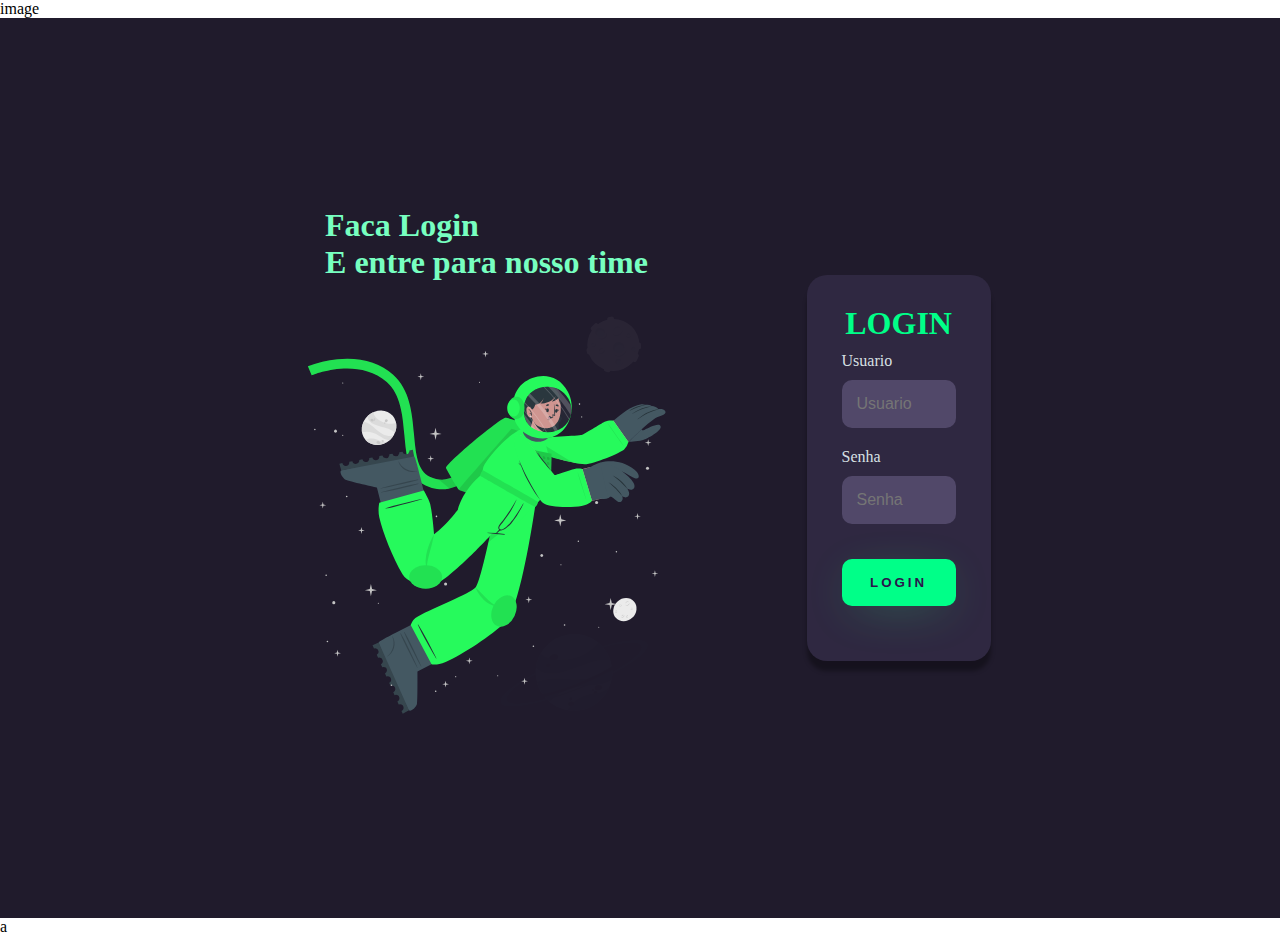
<file: Projeto/index.html>
<!DOCTYPE html>
<html lang="en">
<head>
    <meta charset="UTF-8">
    <meta name="viewport" content="width=device-width, initial-scale=1.0">
    <title>Login</title>
    image
    <link rel="stylesheet" href="estilo.css">

</head>
<body>
   <div class="main-Login">
<div class="left-login">
    <h1>Faca Login <br> E entre para nosso time </h1>
    <img src="astronaut.svg" class="left-login-image"  alt="astronauta">
</div>
<div class="rigth-login">
    <div class="card-login">
        <h1>LOGIN</h1>
        <div class="text-field">
            <label for="usuario"> Usuario</label>
            <input type="text" name="Usuario" placeholder="Usuario">
        </div>
        <div class="text-field">
            <label for="Senha"> Senha</label>
            <input type="password" name="Senha" placeholder="Senha">
        </div>
        <button class="btn-login">
    
            login
        </button>	
    </div>
</div>

   </div>
  a
</body>
</html>
</file>
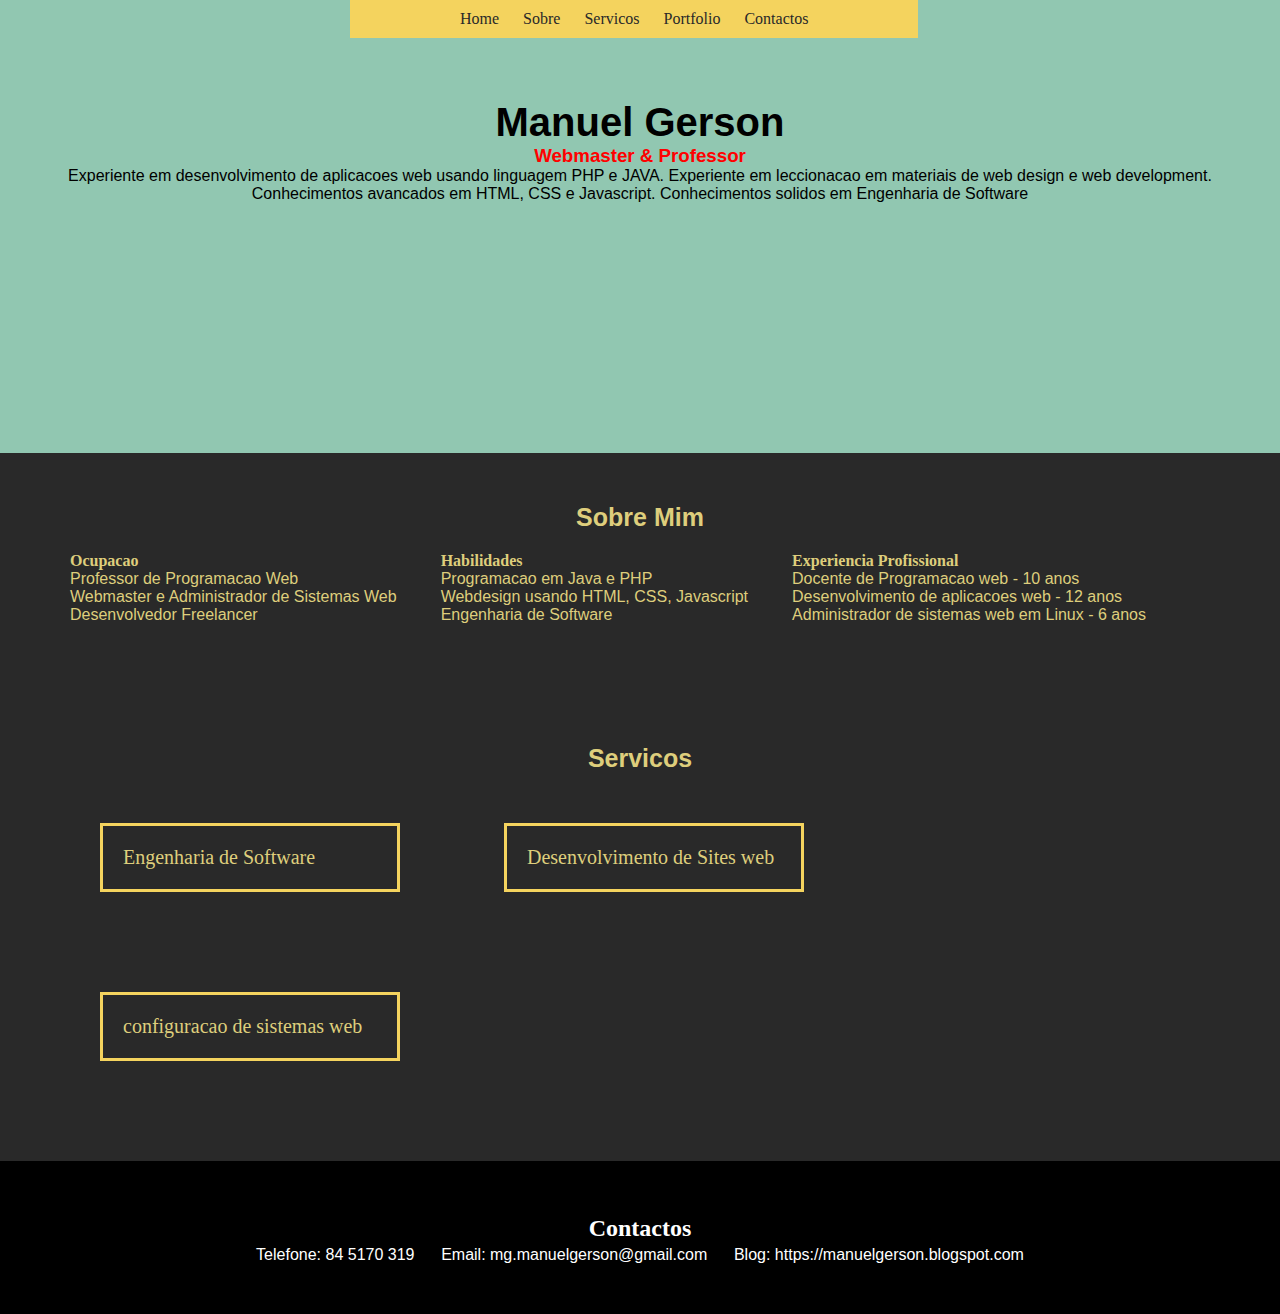
<file: teste-1/index.html>
<!DOCTYPE html>
<html>
<head>
	<meta charset="utf-8">
	<meta name="viewport" content="width=device-width, initial-scale=1">
	<link rel="stylesheet" type="text/css" href="estilo.css">
	<title>TESTE 1</title>
</head>
<body>
	<div id="home" class="section">
		<div id="title">
			<h2>
				Manuel Gerson
			</h2>
			<h3>
				Webmaster & Professor
			</h3>
			<p>
				Experiente em desenvolvimento de aplicacoes web usando linguagem PHP e JAVA. Experiente em leccionacao em materiais de web design e web development.
				Conhecimentos avancados em HTML, CSS e Javascript.
				Conhecimentos solidos em Engenharia de Software
			</p>
		</div>
		
	</div>

	<div id="sobre" class="section">
		 <h2>Sobre Mim</h2>

		 <div class="item">
		 	<h4>Ocupacao</h4>
		 	<p>Professor de Programacao Web</p>
			 <p>Webmaster e Administrador de Sistemas Web</p>
			 <p>Desenvolvedor Freelancer</p>
		 </div>
		 
		 <div class="item">
		 	<h4>Habilidades</h4>
			 <p>Programacao em Java e PHP</p>
			 <p>Webdesign usando HTML, CSS, Javascript</p>
			 <p>Engenharia de Software</p>
		 </div>

		 <div class="item">
		 	<h4>Experiencia Profissional</h4>
		 	<p>Docente de Programacao web - 10 anos</p>
		 	<p>Desenvolvimento de aplicacoes web - 12 anos</p>
		 	<p>Administrador de sistemas web em Linux - 6 anos</p>
		 	<p></p>
		 </div>
		 

	</div>

	<div id="servicos" class="section">
		<h2>Servicos</h2>
		<div class="servico">
			Engenharia de Software
		</div>

		<div class="servico">
			Desenvolvimento de Sites web
		</div>

		<div class="servico">
			configuracao de sistemas web
		</div>
	</div>

	<div id="rodape" class="section">
		<h2>Contactos</h2>
		<p>
			Telefone: 84 5170 319  &nbsp;&nbsp;&nbsp;&nbsp;
			Email: mg.manuelgerson@gmail.com &nbsp;&nbsp;&nbsp;&nbsp;
			Blog: https://manuelgerson.blogspot.com
		</p>
	</div>

	<div id="menu-principal">
		<a href="#home">Home</a>
		<a href="#sobre">Sobre</a>
		<a href="#servicos">Servicos</a>
		<a href="#portfolio">Portfolio</a>
		<a href="#rodape">Contactos</a>
	</div>

</body>
</html>
</file>
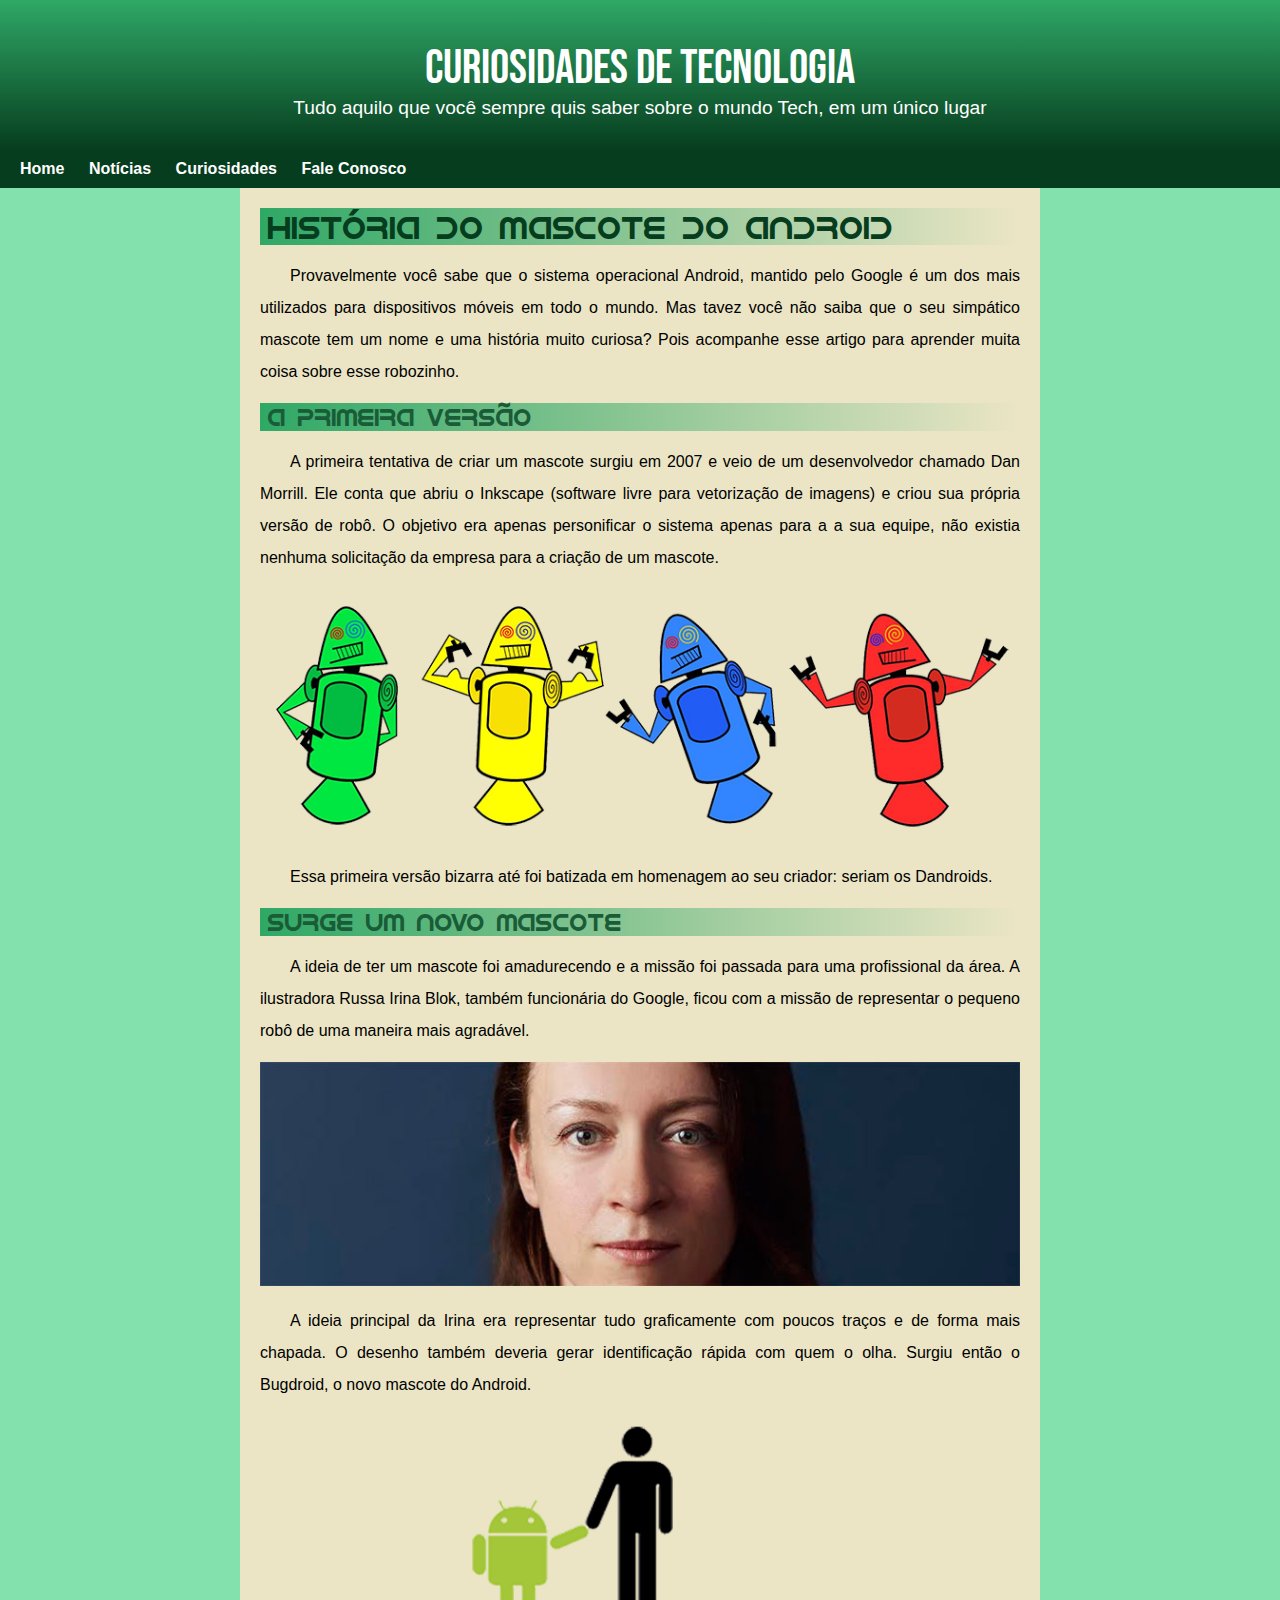
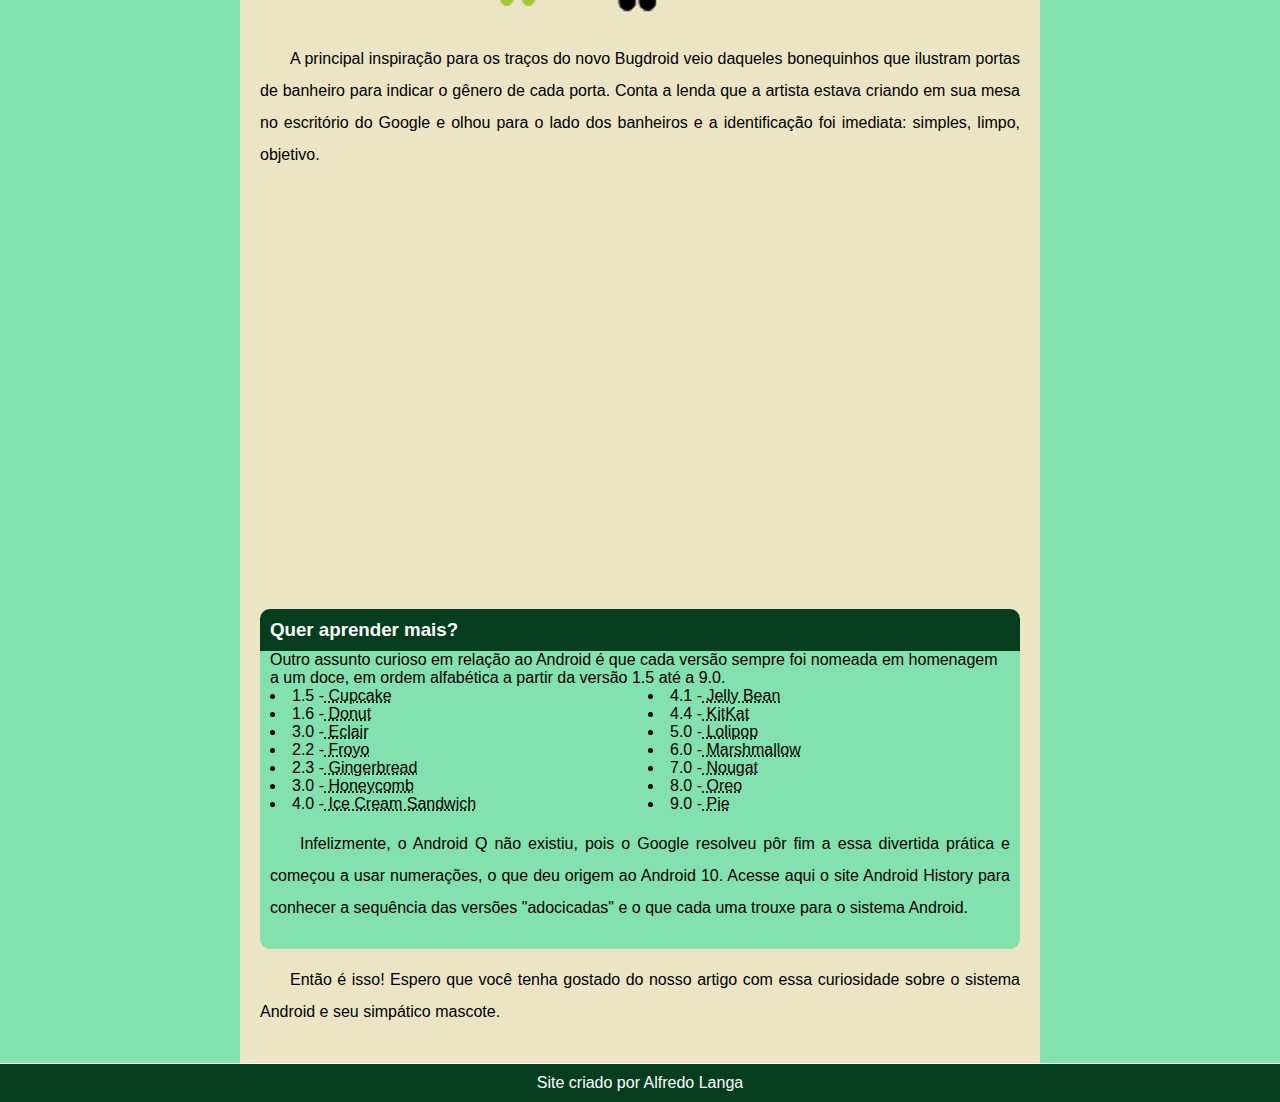
<file: projectos/Android/index.html>
<!DOCTYPE html>
<html lang="pt-br">
<head>
    <meta charset="UTF-8">
    <meta name="viewport" content="width=device-width, initial-scale=1.0">
    <link rel="shortcut icon" href="imagens/favicon.ico" type="image/x-icon">
    <link rel="stylesheet" href="style.css">
    <title>Android Project</title>
</head>
<body>
    <header>
        <h1>Curiosidades de Tecnologia</h1>
        <p>Tudo aquilo que você sempre quis saber sobre o mundo Tech, em um único lugar</p>
    </header>
    <nav>
        <a href="">Home</a>
        <a href="">Notícias</a>
        <a href="">Curiosidades</a>
        <a href="">Fale Conosco</a>
    </nav>
    <main>
        <article>
            <h1>História do Mascote do Android</h1>

        <p>Provavelmente você sabe que o sistema operacional Android, mantido pelo Google é um dos mais utilizados para dispositivos móveis em todo o mundo. Mas tavez você não saiba que o seu simpático mascote tem um nome e uma história muito curiosa? Pois acompanhe esse artigo para aprender muita coisa sobre esse robozinho.</p>

        <h2>A primeira versão</h2>

        <p>A primeira tentativa de criar um mascote surgiu em 2007 e veio de um desenvolvedor chamado Dan Morrill. Ele conta que abriu o Inkscape (software livre para vetorização de imagens) e criou sua própria versão de robô. O objetivo era apenas personificar o sistema apenas para a a sua equipe, não existia nenhuma solicitação da empresa para a criação de um mascote.</p>

       <picture>
        <source media="(max-width: 670px)" srcset="imagens/dan-droids-pq.png">
       <img src="imagens/dan-droids.png" alt="">
       </picture>

        <p>Essa primeira versão bizarra até foi batizada em homenagem ao seu criador: seriam os Dandroids.</p>

        <h2>Surge um novo mascote</h2>

        <p>A ideia de ter um mascote foi amadurecendo e a missão foi passada para uma profissional da área. A ilustradora Russa Irina Blok, também funcionária do Google, ficou com a missão de representar o pequeno robô de uma maneira mais agradável.</p>

        <picture>
            <source media="(max-width: 670px)" srcset="imagens/irina-blok-pq.jpg">
            <img src="imagens/irina-blok.jpg" alt="">
        </picture>
        <p>A ideia principal da Irina era representar tudo graficamente com poucos traços e de forma mais chapada. O desenho também deveria gerar identificação rápida com quem o olha. Surgiu então o Bugdroid, o novo mascote do Android.</p>

    <img src="imagens/bugdroid.png" alt="" id="bugdroid">

        <p>A principal inspiração para os traços do novo Bugdroid veio daqueles bonequinhos que ilustram portas de banheiro para indicar o gênero de cada porta. Conta a lenda que a artista estava criando em sua mesa no escritório do Google e olhou para o lado dos banheiros e a identificação foi imediata: simples, limpo, objetivo.</p>

      
        <iframe width="709" height="399" src="https://www.youtube.com/embed/uZt4ZI10RFU" title="Do more at a glance with new productivity features for your Android devices" frameborder="0" allow="accelerometer; autoplay; clipboard-write; encrypted-media; gyroscope; picture-in-picture; web-share" allowfullscreen></iframe>
       
   
        <aside>
            <h3>Quer aprender mais?</h3>
            Outro assunto curioso em relação ao Android é que cada versão sempre foi nomeada em homenagem a um doce, em ordem alfabética a partir da versão 1.5 até a 9.0.
            <ul>
                <li>1.5 -<abbr title="bolo de copo"> Cupcake</abbr> </li>
                <li>1.6 -<abbr title="Rosquinha"> Donut</abbr></li>
                <li>3.0 -<abbr title="Bomba"> Eclair</abbr></li>
                <li>2.2 -<abbr title="Iogurte congelado"> Froyo</abbr></li>
                <li>2.3 -<abbr title="Biscoito de Gengibre"> Gingerbread</abbr></li>
                <li>3.0 -<abbr title="Favo de Mel"> Honeycomb</abbr></li>
                <li>4.0 -<abbr title="Sandwich de Sorvete"> Ice Cream Sandwich</abbr></li>
                <li>4.1 -<abbr title="jujuba"> Jelly Bean</abbr></li>
                <li>4.4 -<abbr title="KitKat"> KitKat</abbr></li>
                <li>5.0 -<abbr title="pirulito"> Lolipop</abbr></li>
                <li>6.0 -<abbr title="Marshmallow"> Marshmallow</abbr></li>
                <li>7.0 -<abbr title="Torrone"> Nougat</abbr></li>
                <li>8.0 -<abbr title="Oreo"> Oreo</abbr></li>
                <li>9.0 -<abbr title="torta"> Pie</abbr></li>
            </ul>
            <p>
                Infelizmente, o Android Q não existiu, pois o Google resolveu pôr fim a essa divertida prática e começou a usar numerações, o que deu origem ao Android 10.
                Acesse aqui o site Android History para conhecer a sequência das versões "adocicadas" e o que cada uma trouxe para o sistema Android.
            </p>
        
        </aside>

        <p>Então é isso! Espero que você tenha gostado do nosso artigo com essa curiosidade sobre o sistema Android e seu simpático mascote.</p>
         
    </article>
    </main>
    <footer>
        <p>
            Site criado por Alfredo Langa
        </p>
    </footer>
</body>
</html>
</file>
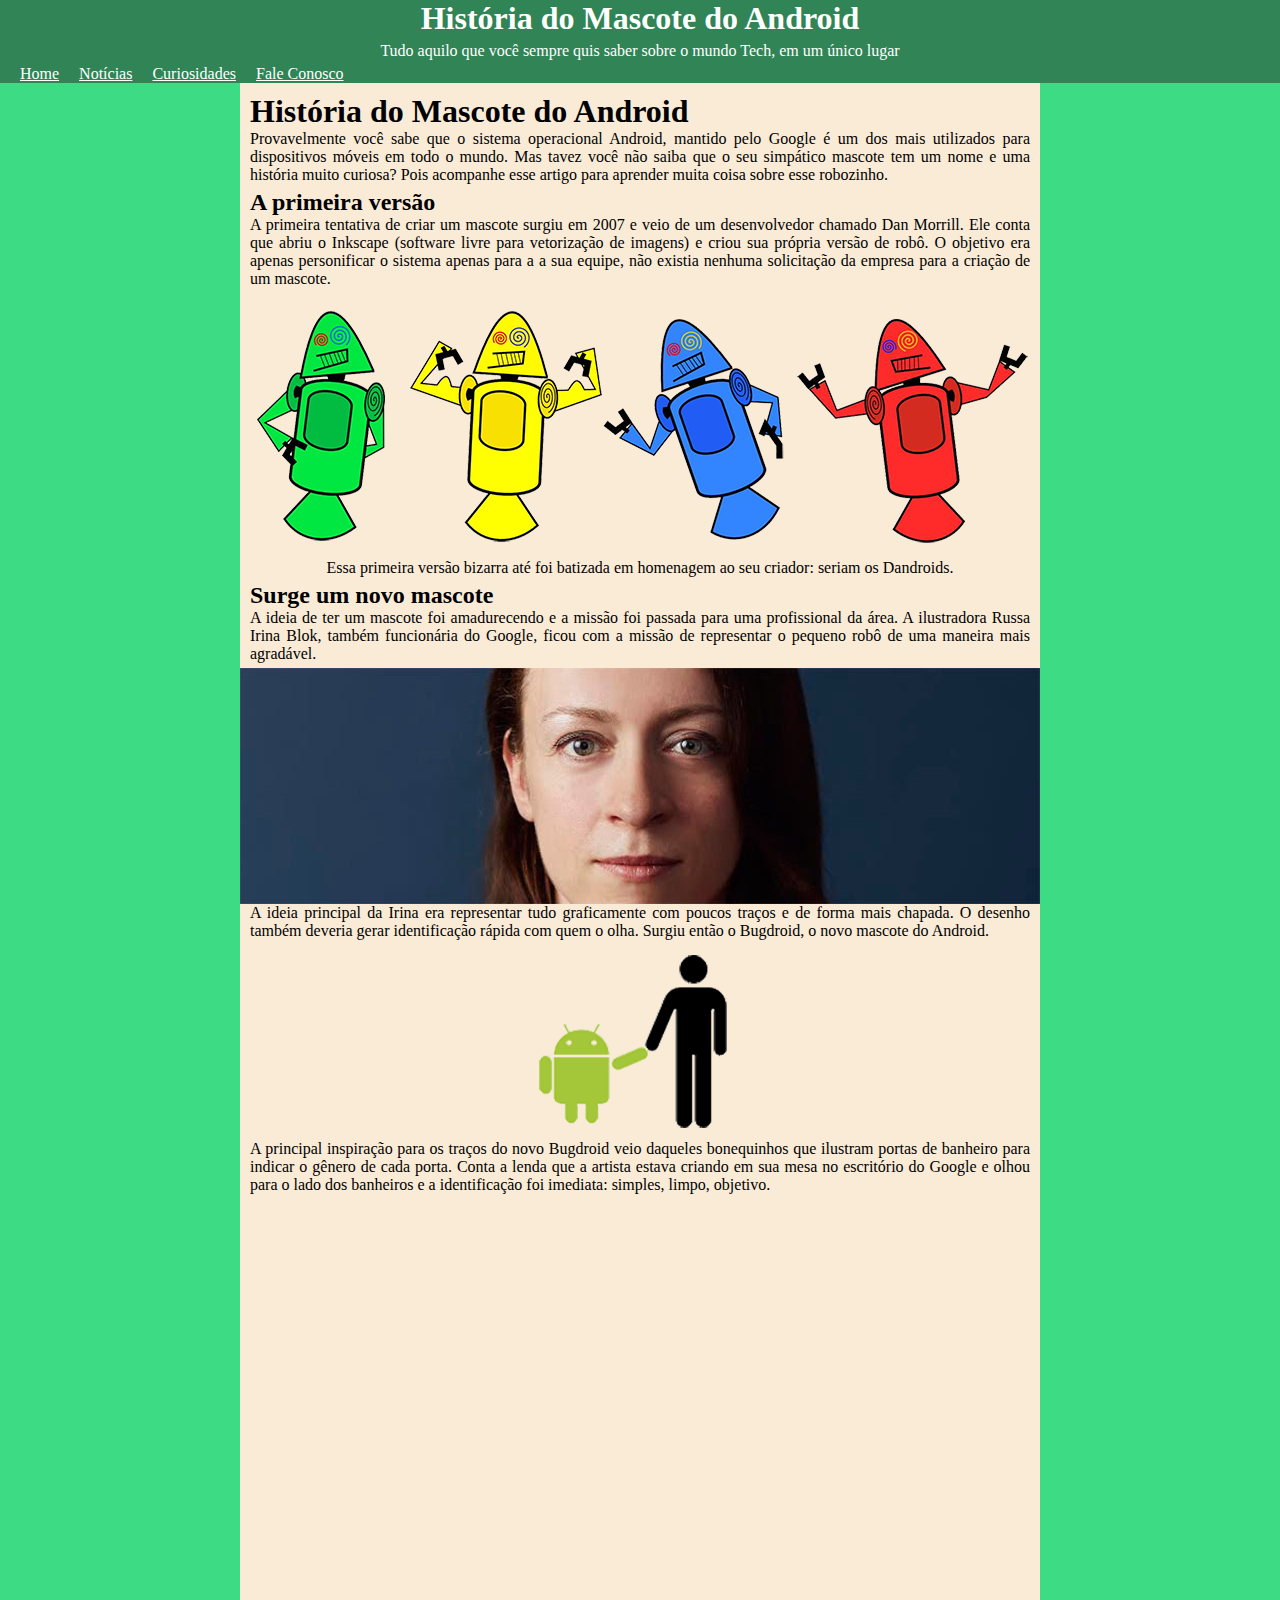
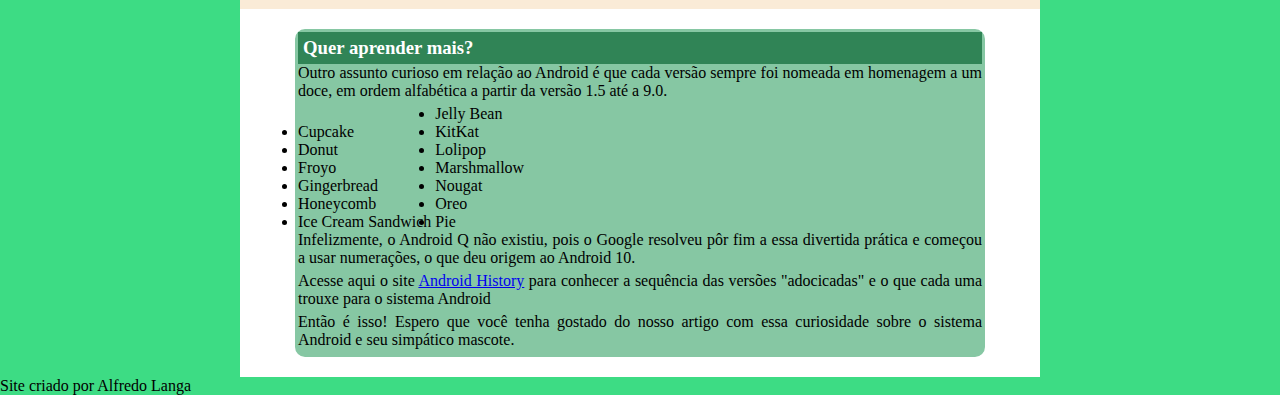
<file: projectos/AndroidProject/index.html>
<!DOCTYPE html>
<html lang="en">
<head>
    <meta charset="UTF-8">
    <meta name="viewport" content="width=device-width, initial-scale=1.0">
    <link rel="shortcut icon" href="imagens/favicon.ico" type="image/x-icon">
    <link rel="stylesheet" href="style.css">
    <title>Android</title>
</head>
<body>
    <header>
        <h1>História do Mascote do Android</h1>
      <p>Tudo aquilo que você sempre quis saber sobre o mundo Tech, em um único lugar</p>
      <nav>
    
        <a href="">Home</a>
        <a href="">Notícias</a>
        <a href="">Curiosidades</a>
        <a href="">Fale Conosco</a>
        
              
    </nav>
    </header>
    
    <main>
        <article>
            <h1>
                História do Mascote do Android
            </h1>
            <p>
                Provavelmente você sabe que o sistema operacional Android, mantido pelo Google é um dos mais utilizados para dispositivos móveis em todo o mundo. Mas tavez você não saiba que o seu simpático mascote tem um nome e uma história muito curiosa? Pois acompanhe esse artigo para aprender muita coisa sobre esse robozinho.
            </p>
            <h2>
                A primeira versão
            </h2>
            <p>
                A primeira tentativa de criar um mascote surgiu em 2007 e veio de um desenvolvedor chamado Dan Morrill. Ele conta que abriu o Inkscape (software livre para vetorização de imagens) e criou sua própria versão de robô. O objetivo era apenas personificar o sistema apenas para a a sua equipe, não existia nenhuma solicitação da empresa para a criação de um mascote.
            </p>
            <img src="imagens/dan-droids.png" alt="Bonecos Android" >
            <aside>
                <p>Essa primeira versão bizarra até foi batizada em homenagem ao seu criador: seriam os Dandroids.</p>
            </aside>
            <h2>
                Surge um novo mascote
            </h2>
            <p>
                A ideia de ter um mascote foi amadurecendo e a missão foi passada para uma profissional da área. A ilustradora Russa Irina Blok, também funcionária do Google, ficou com a missão de representar o pequeno robô de uma maneira mais agradável.
            </p>
            <img src="imagens/irina-blok.jpg" alt="">
            <p>
                A ideia principal da Irina era representar tudo graficamente com poucos traços e de forma mais chapada. O desenho também deveria gerar identificação rápida com quem o olha. Surgiu então o Bugdroid, o novo mascote do Android.
            </p>
            <img src="imagens/bugdroid.png" alt="">
            <p>
               A principal inspiração para os traços do novo Bugdroid veio daqueles bonequinhos que ilustram portas de banheiro para indicar o gênero de cada porta. Conta a lenda que a artista estava criando em sua mesa no escritório do Google e olhou para o lado dos banheiros e a identificação foi imediata: simples, limpo, objetivo. 
            </p>
            <iframe width="600" height="400" src="https://www.youtube.com/embed/3hng-hmSv2Y?list=PLHz_AreHm4dkZ9-atkcmcBaMZdmLHft8n" title="Incorporação de vídeos externos - @Curso em Vídeo HTML5 e CSS3" frameborder="0" allow="accelerometer; autoplay; clipboard-write; encrypted-media; gyroscope; picture-in-picture; web-share" allowfullscreen></iframe>
        
        </article>
        <div id="extra">
            <div id="content">
                <h3>
                    Quer aprender mais? 
                </h3>
                <p>
                    Outro assunto curioso em relação ao Android é que cada versão sempre foi nomeada em homenagem a um doce, em ordem alfabética a partir da versão 1.5 até a 9.0.
                </p>
                <section id="versao">
                    <ul>
                    <li>Cupcake</li>
                    <li>Donut</li>
                    <li>Froyo</li>
                    <li>Gingerbread</li>
                    <li>Honeycomb</li>
                    <li>Ice Cream Sandwich</li>
                    
                </ul>
                <ul>
                    <li>Jelly Bean</li>
                    <li> KitKat</li>
                    <li> Lolipop</li>
                    <li>Marshmallow</li>
                    <li>Nougat</li>
                    <li>Oreo</li>
                    <li> Pie</li>
                </ul>
                <p>
                    Infelizmente, o Android Q não existiu, pois o Google resolveu pôr fim a essa divertida prática e começou a usar numerações, o que deu origem ao Android 10.
                </p>
                <p>
                    Acesse aqui o site <a href="#">Android History</a> para conhecer a sequência das versões "adocicadas" e o que cada uma trouxe para o sistema Android
                </p>
                </section>
    
                <p>
                    Então é isso! Espero que você tenha gostado do nosso artigo com essa curiosidade sobre o sistema Android e seu simpático mascote.
                </p>
            </div>
           
        </div>
    </main>
    <footer>
        Site criado por Alfredo Langa
    </footer>
</body>
</html>
</file>
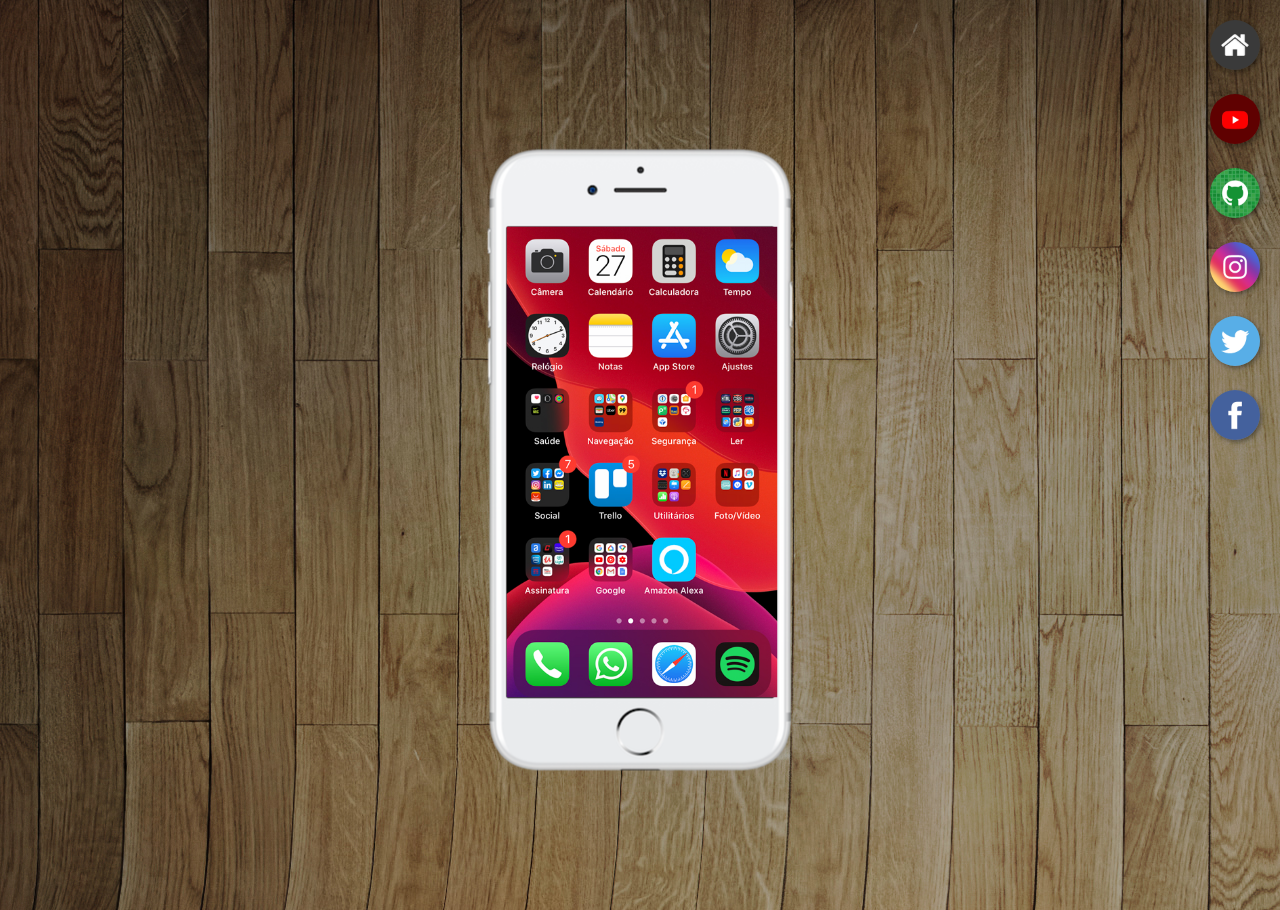
<file: projectos/redes-sociais/index.html>
<!DOCTYPE html>
<html lang="en">
<head>
    <meta charset="UTF-8">
    <meta name="viewport" content="width=device-width, initial-scale=1.0">
    <link rel="shortcut icon" href="favicon.ico" type="image/x-icon">
    <link rel="stylesheet" href="estilos/style.css">
    <title>Projecto Redes Sociais</title>
</head>
<body>
    <main>
        <section id="telefone">
        <iframe src="home.html" name="tela" frameborder="0" id="tela">
            Seu navegador nao e compactivel com isso.
        </iframe>  
        </section>

        <section id="redes-sociais">
            <a href="home.html" target="tela"><img src="imagens/logo-home.jpg" alt="home"></a>  <br>
            <a href="youtube.html" target="tela"><img src="imagens/logo-youtube.jpg" alt=""></a> <br>
            <a href="github.html" target="tela"><img src="imagens/logo-github.jpg" alt=""></a> <br>
            <a href="instagram.html" target="tela"><img src="imagens/logo-instagram.jpg" alt=""></a> <br>
            <a href="twitter.html" target="tela"><img src="imagens/logo-twitter.jpg" alt=""></a> <br>
            <a href="facebook.html" target="tela"><img src="imagens/logo-facebook.jpg" alt=""></a>
          
            

        </section>
    </main>
</body>
</html>
</file>
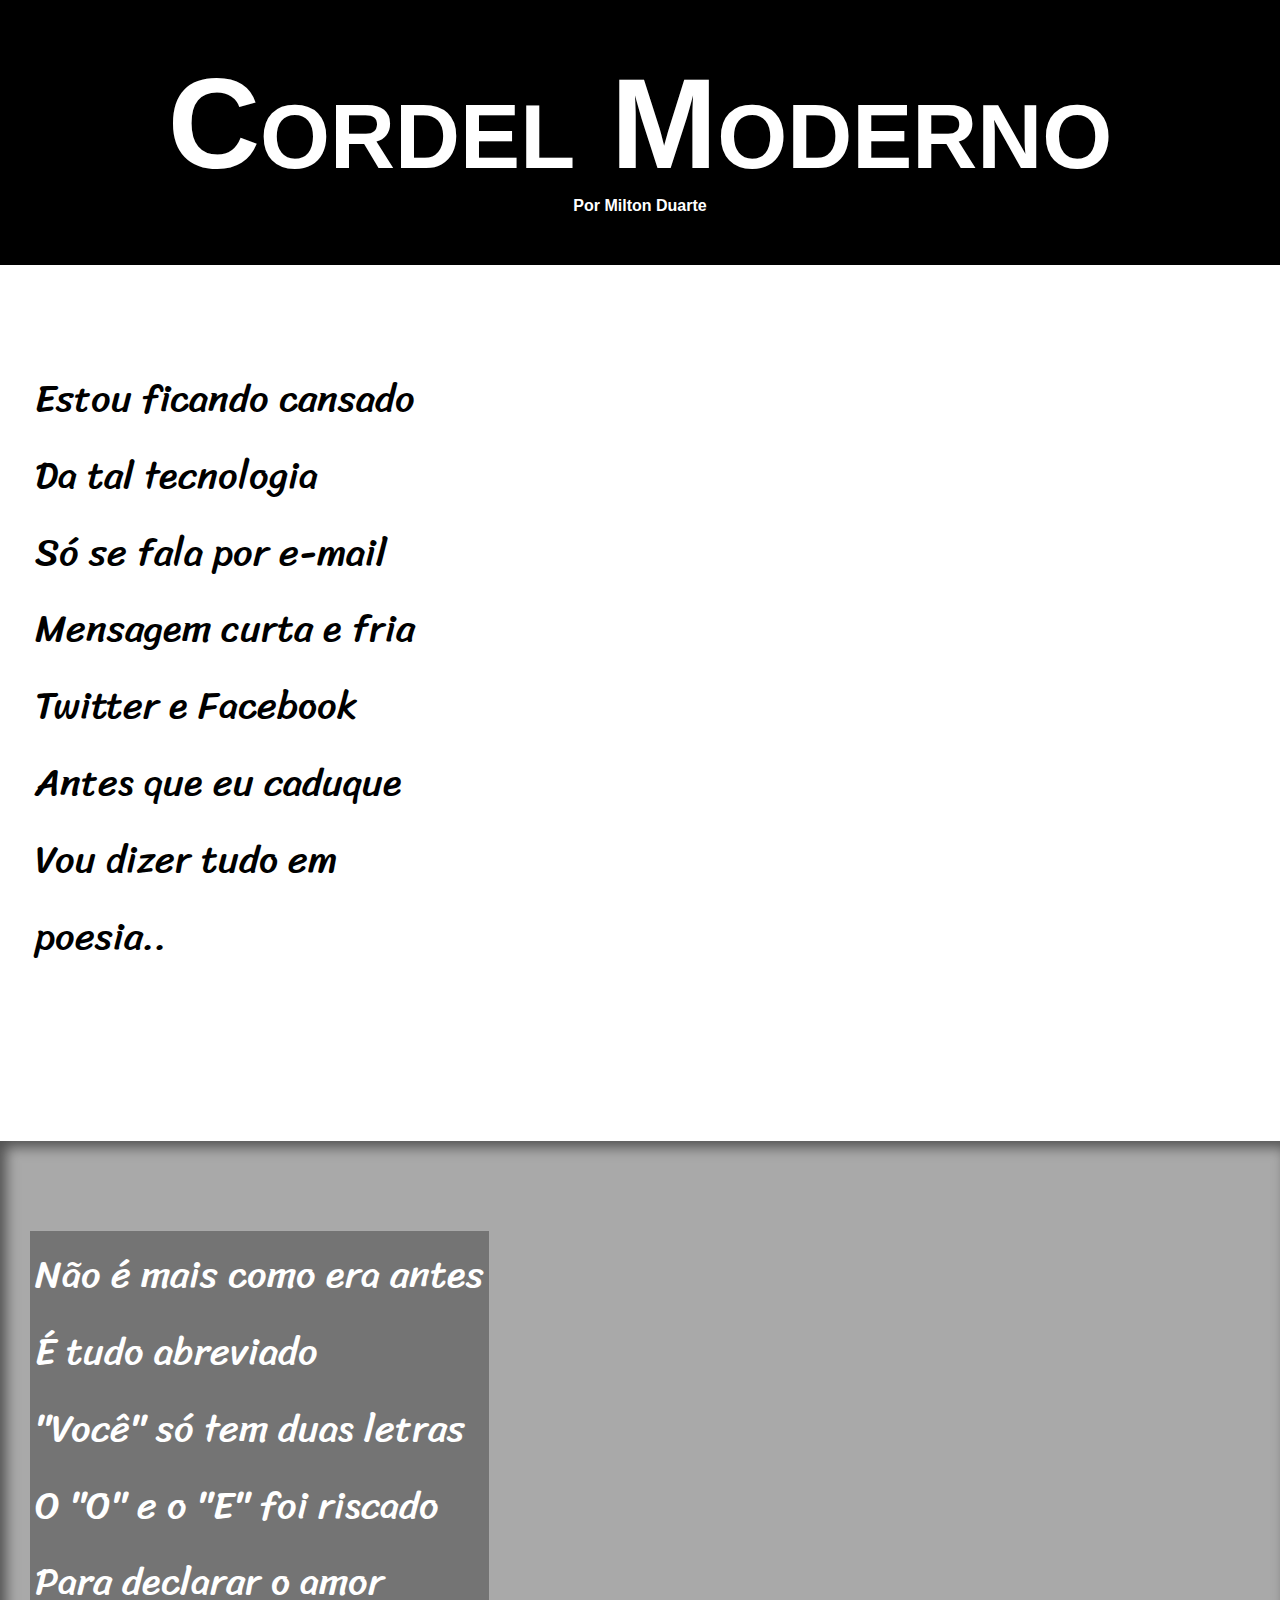
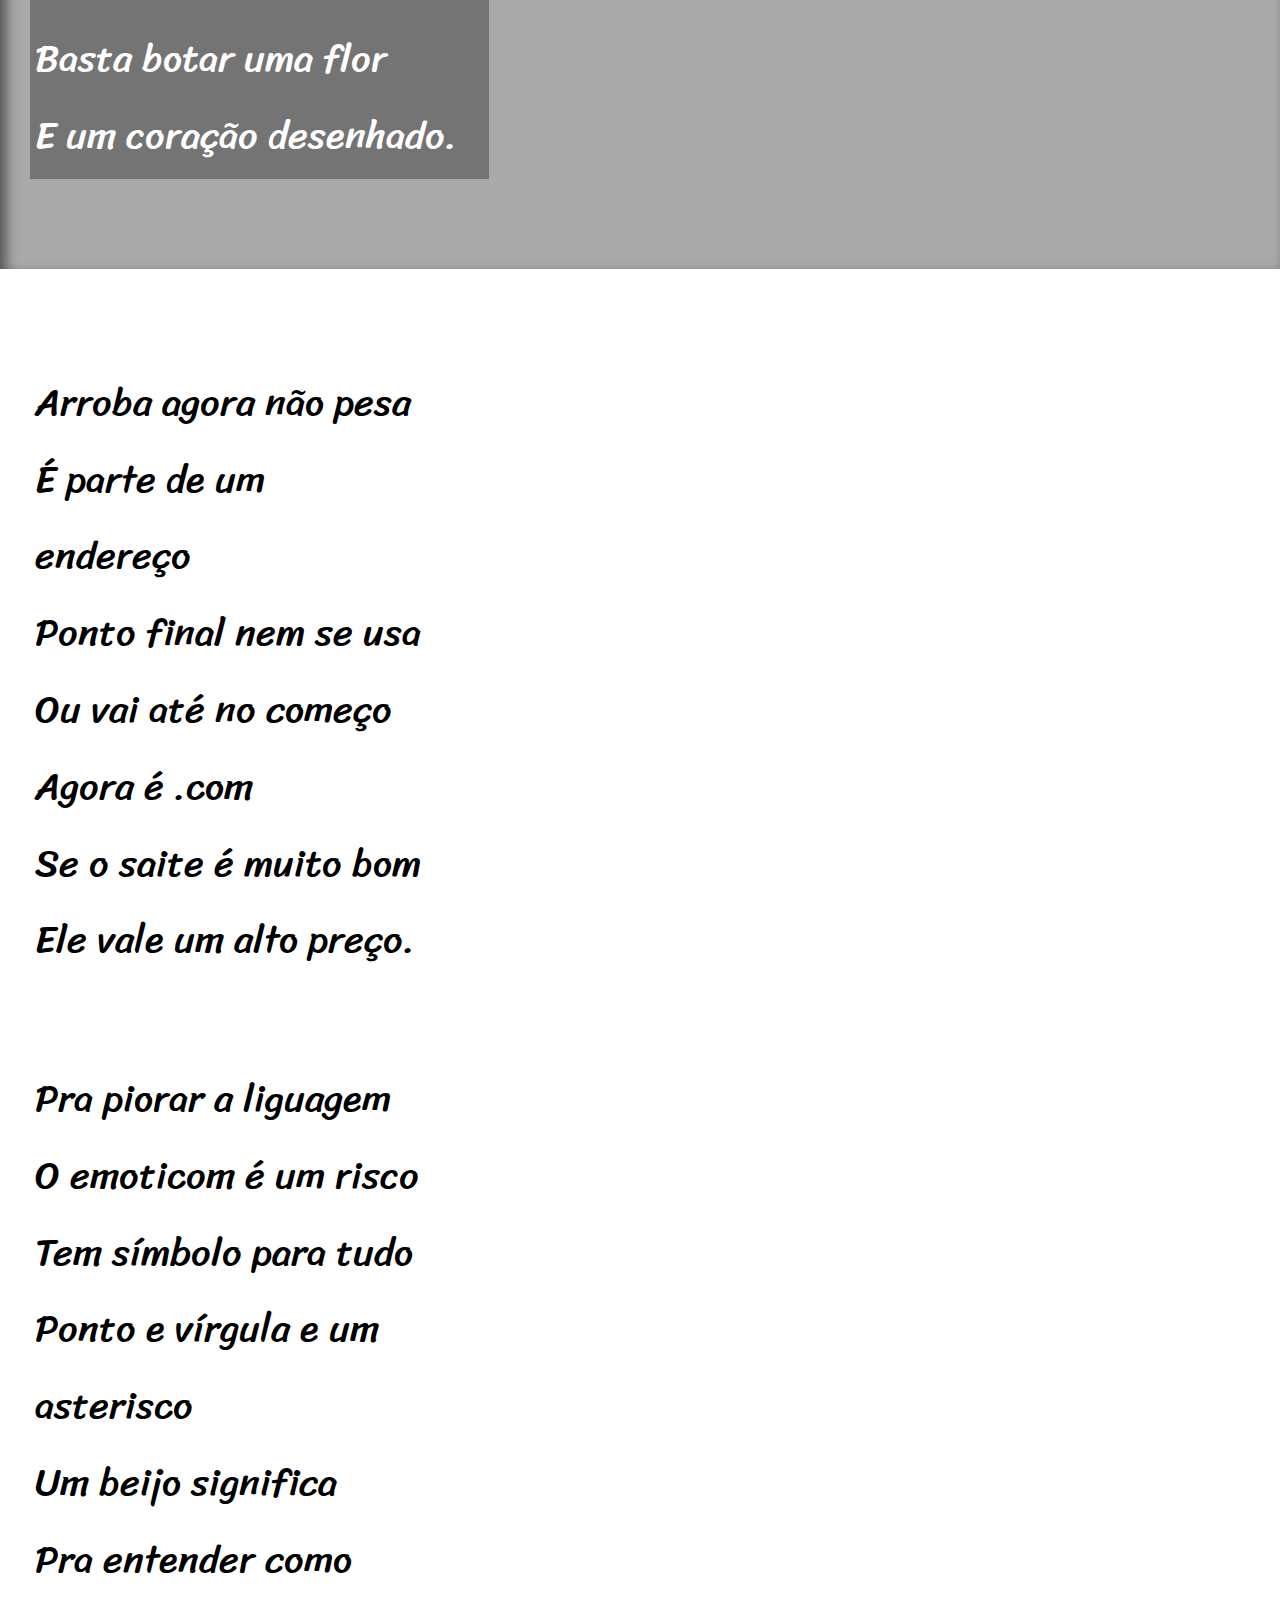
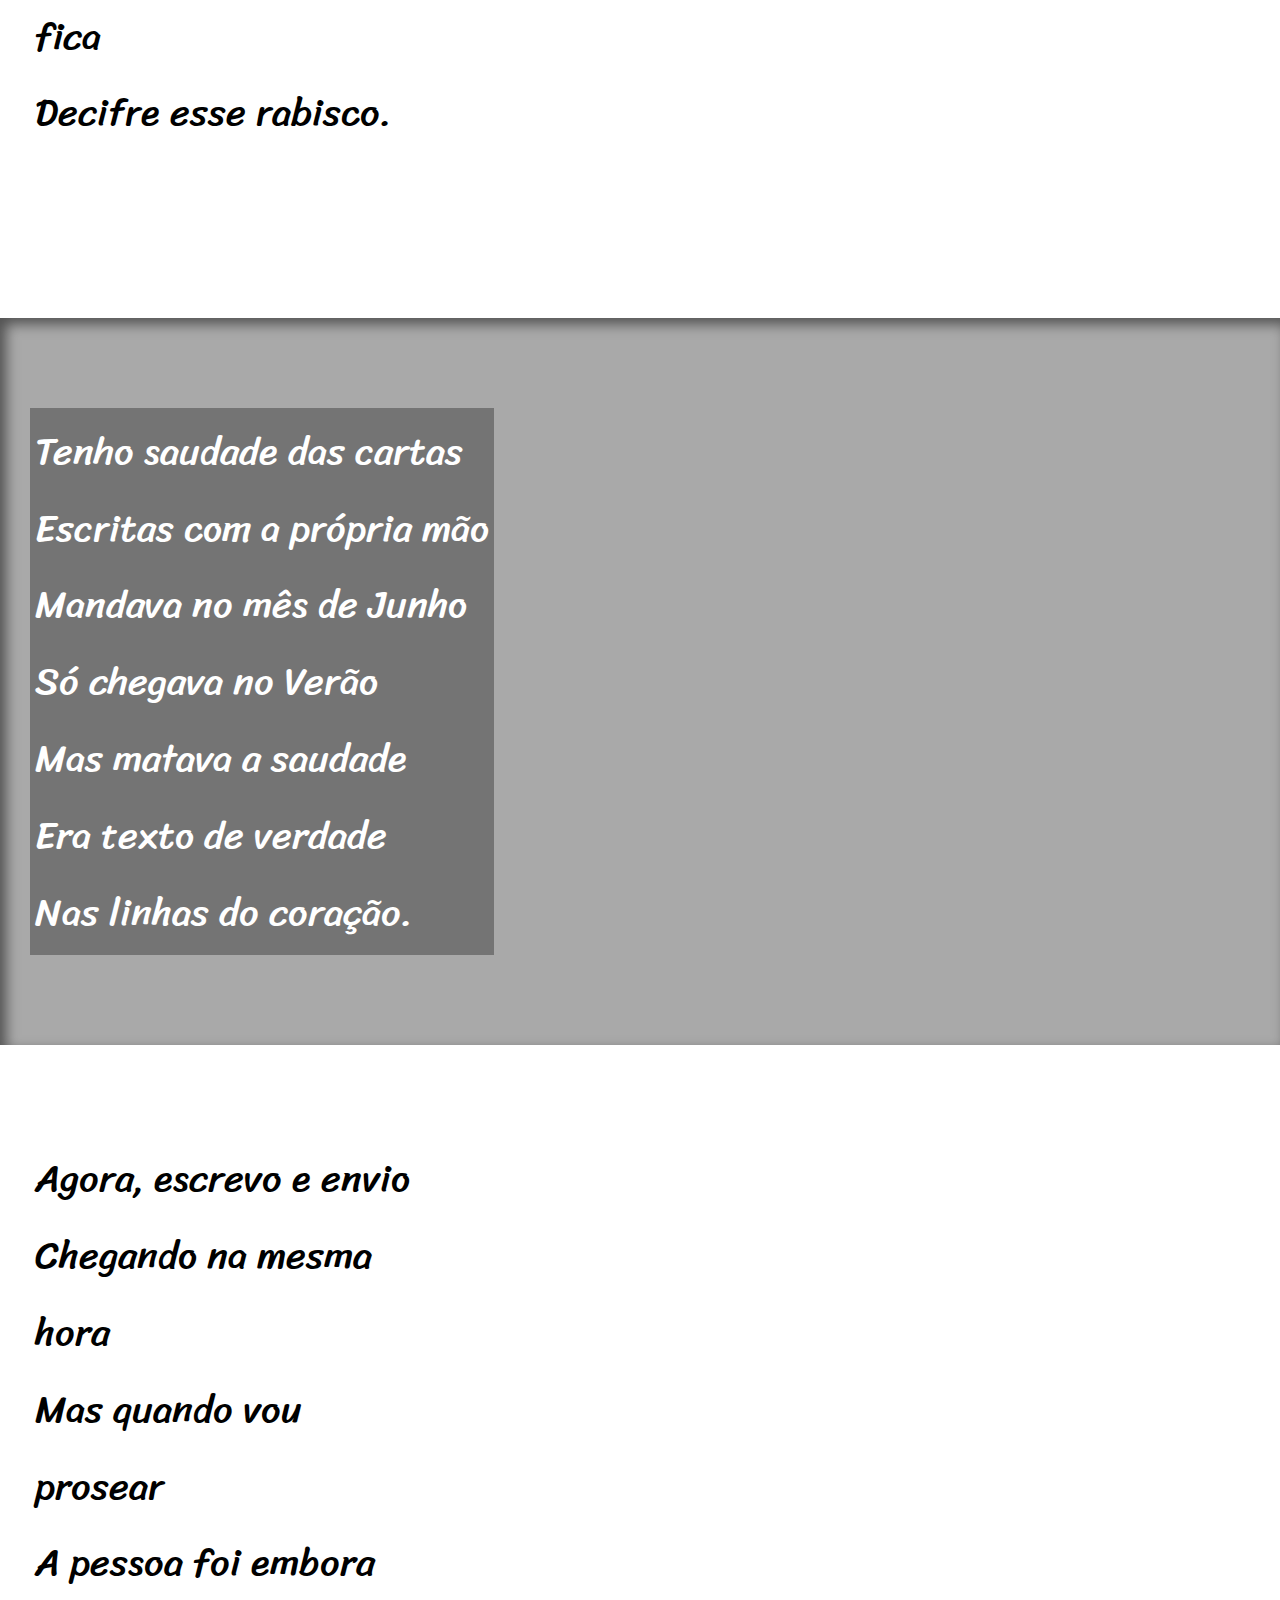
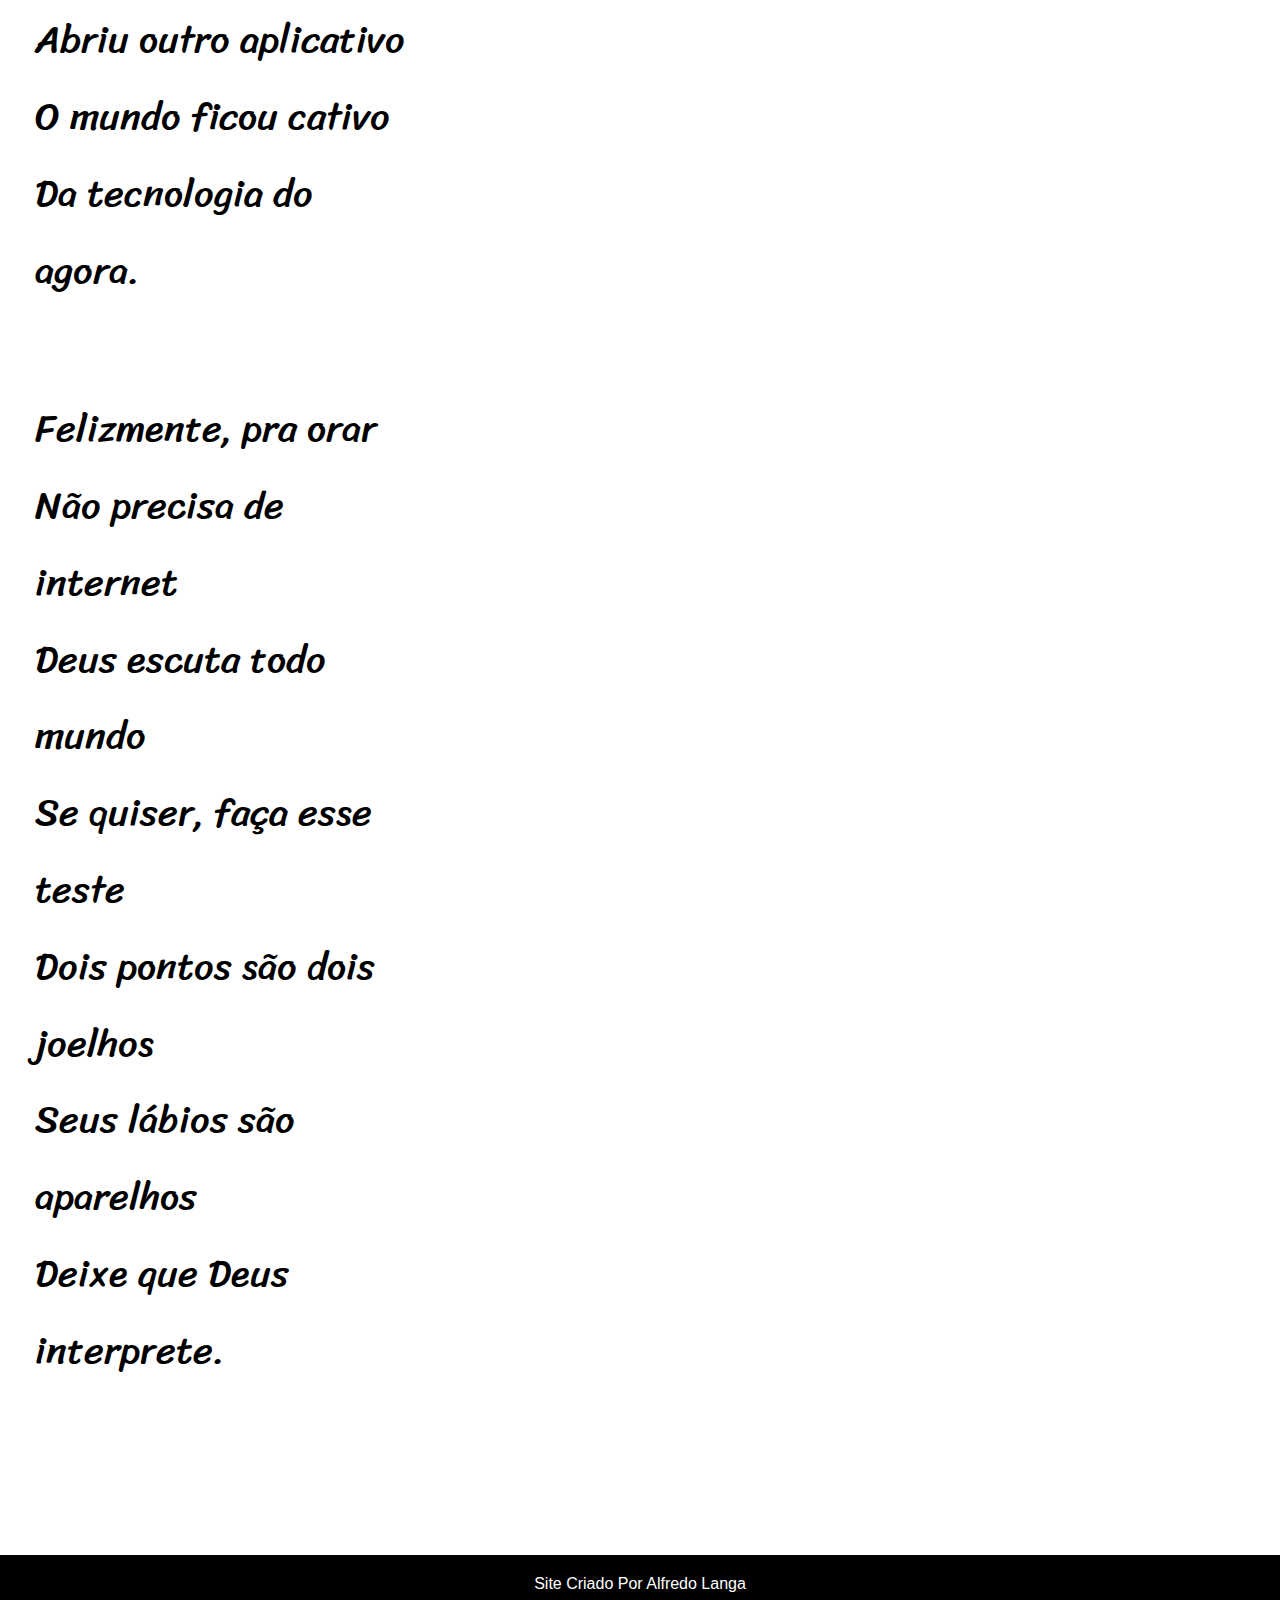
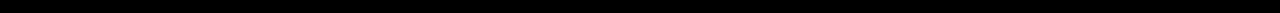
<file: projectos/ProjectoCordel/cordel.html>
<!DOCTYPE html>
<html lang="en">
<head>
    <meta charset="UTF-8">
    <meta name="viewport" content="width=device-width, initial-scale=1.0">
    <link rel="stylesheet" href="style.css">
    <title>Cordel</title>
</head>
<body>
    <header>
        <h1>Cordel Moderno</h1>
        <p>
            <a href="https://www.recantodasletras.com.br/poesias/3186743" target="_blank">Por  Milton Duarte</a>
        </p>
    </header>
    
    <section class="normal">
        <p>
            Estou ficando cansado  <br>
            Da tal tecnologia <br>
            Só se fala por e-mail <br>
            Mensagem curta e fria <br>
            Twitter e Facebook <br>
            Antes que eu caduque <br>
            Vou dizer tudo em poesia..
        </p>
        
    </section>

    
    <section class="imagem" id="imag01">
        <p>
            Não é mais como era antes <br>
            É tudo abreviado <br>
            "Você" só tem duas letras <br>
            O "O" e o "E" foi riscado <br>
            Para declarar o amor <br>
            Basta botar uma flor <br>
            E um coração desenhado.
        </p>
    </section>
    
    <section class="normal">
        <p>
            Arroba agora não pesa  <br>
            É parte de um endereço <br>
            Ponto final nem se usa <br>
            Ou vai até no começo <br>
            Agora é .com <br>
            Se o saite é muito bom <br>
            Ele vale um alto preço. <br>
        </p>
        
        <p>
            Pra piorar a liguagem <br>
            O emoticom é um risco <br>
            Tem símbolo para tudo <br>
            Ponto e vírgula e um asterisco <br>
            Um beijo significa <br>
            Pra entender como fica <br>
            Decifre esse rabisco. <br>
        </p>
    </section>
    
    <section class="imagem" id="imag02">
        <p>
            Tenho saudade das cartas   <br>
            Escritas com a própria mão <br>
            Mandava no mês de Junho <br>
            Só chegava no Verão <br>
            Mas matava a saudade <br>
            Era texto de verdade <br>
            Nas linhas do coração. <br>
        </p>
    </section>
    
    <section class="normal">
        <p>
            Agora, escrevo e envio   <br>
            Chegando na mesma hora <br>
            Mas quando vou prosear <br>
            A pessoa foi embora <br>
            Abriu outro aplicativo <br>
            O mundo ficou cativo <br>
            Da tecnologia do agora. <br>
        </p>
        
        <p>
            Felizmente, pra orar<br>
            Não precisa de internet<br>
            Deus escuta todo mundo<br>
            Se quiser, faça esse teste<br>
            Dois pontos são dois joelhos<br>
            Seus lábios são aparelhos<br>
            Deixe que Deus interprete.<br>
        </p>
    </section>
    <footer>
        <p>Site Criado Por Alfredo Langa</p>
    </footer>
</body>
</html>
</file>
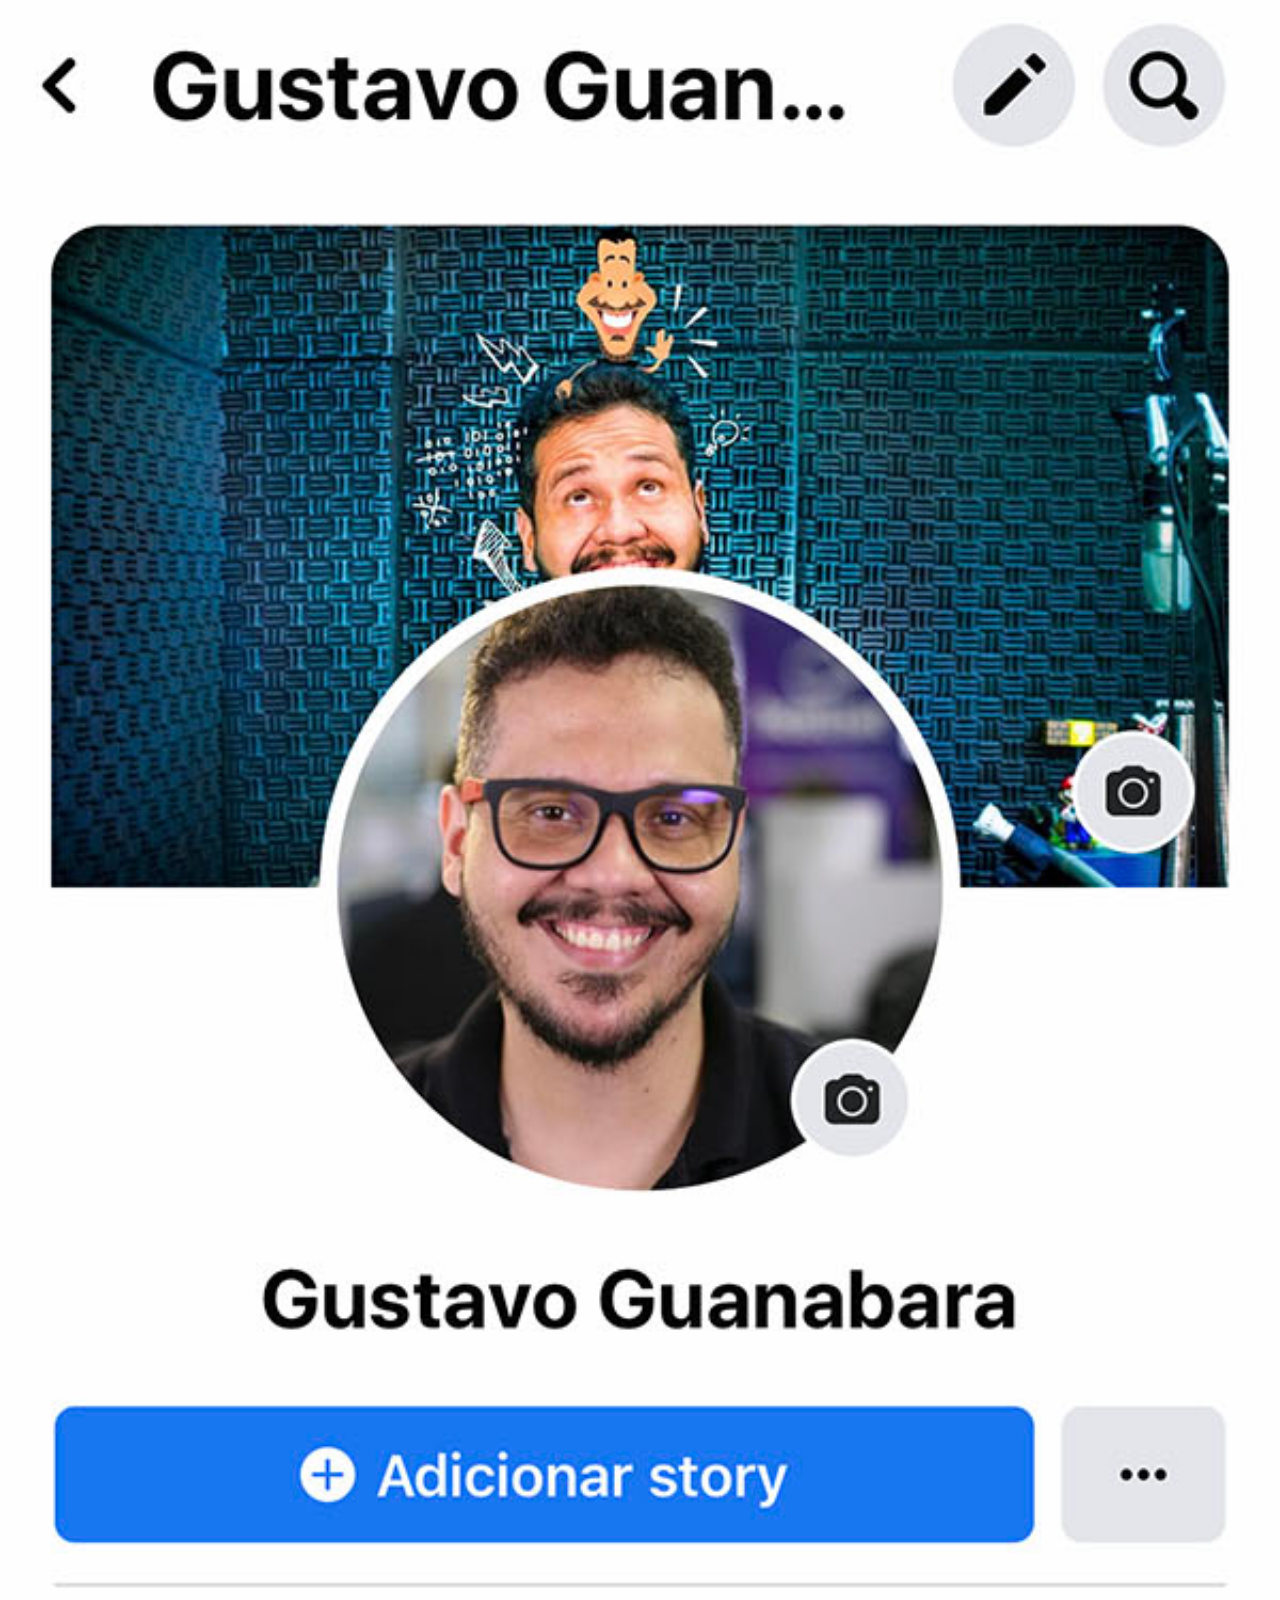
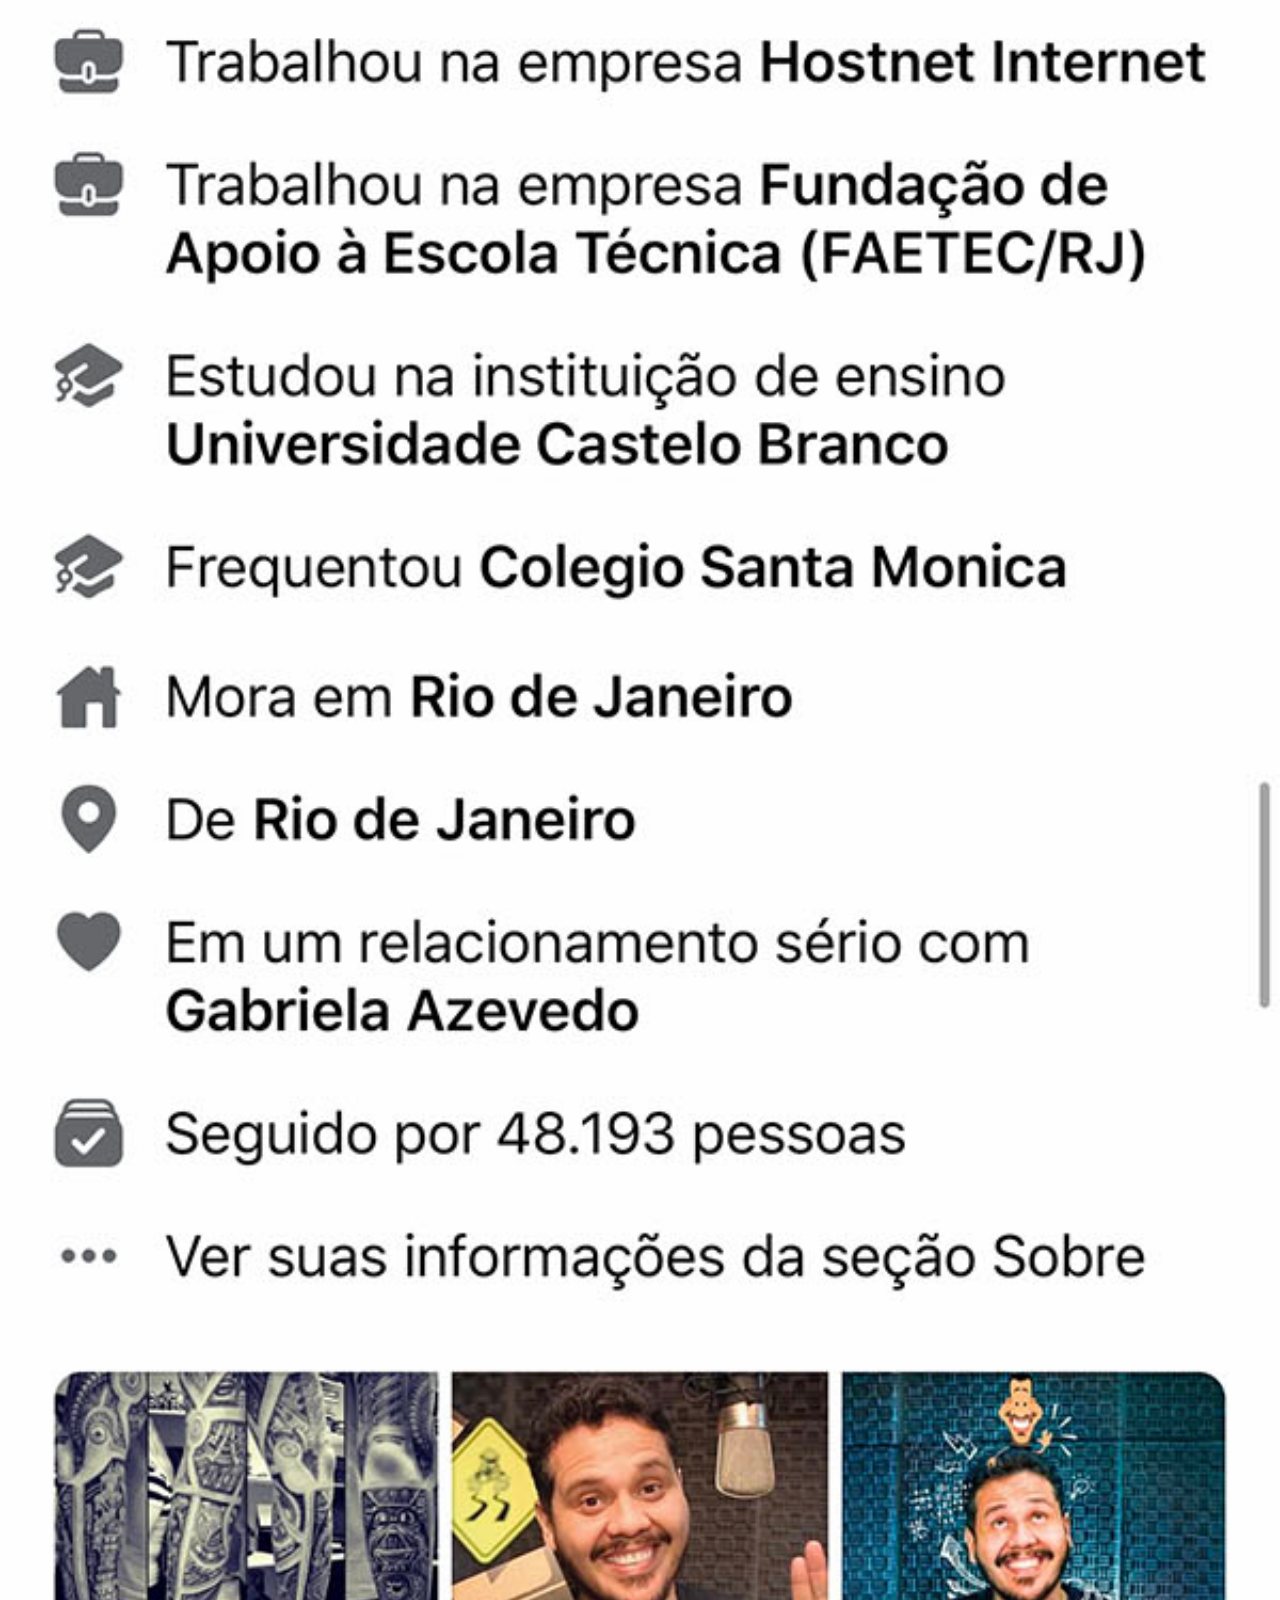
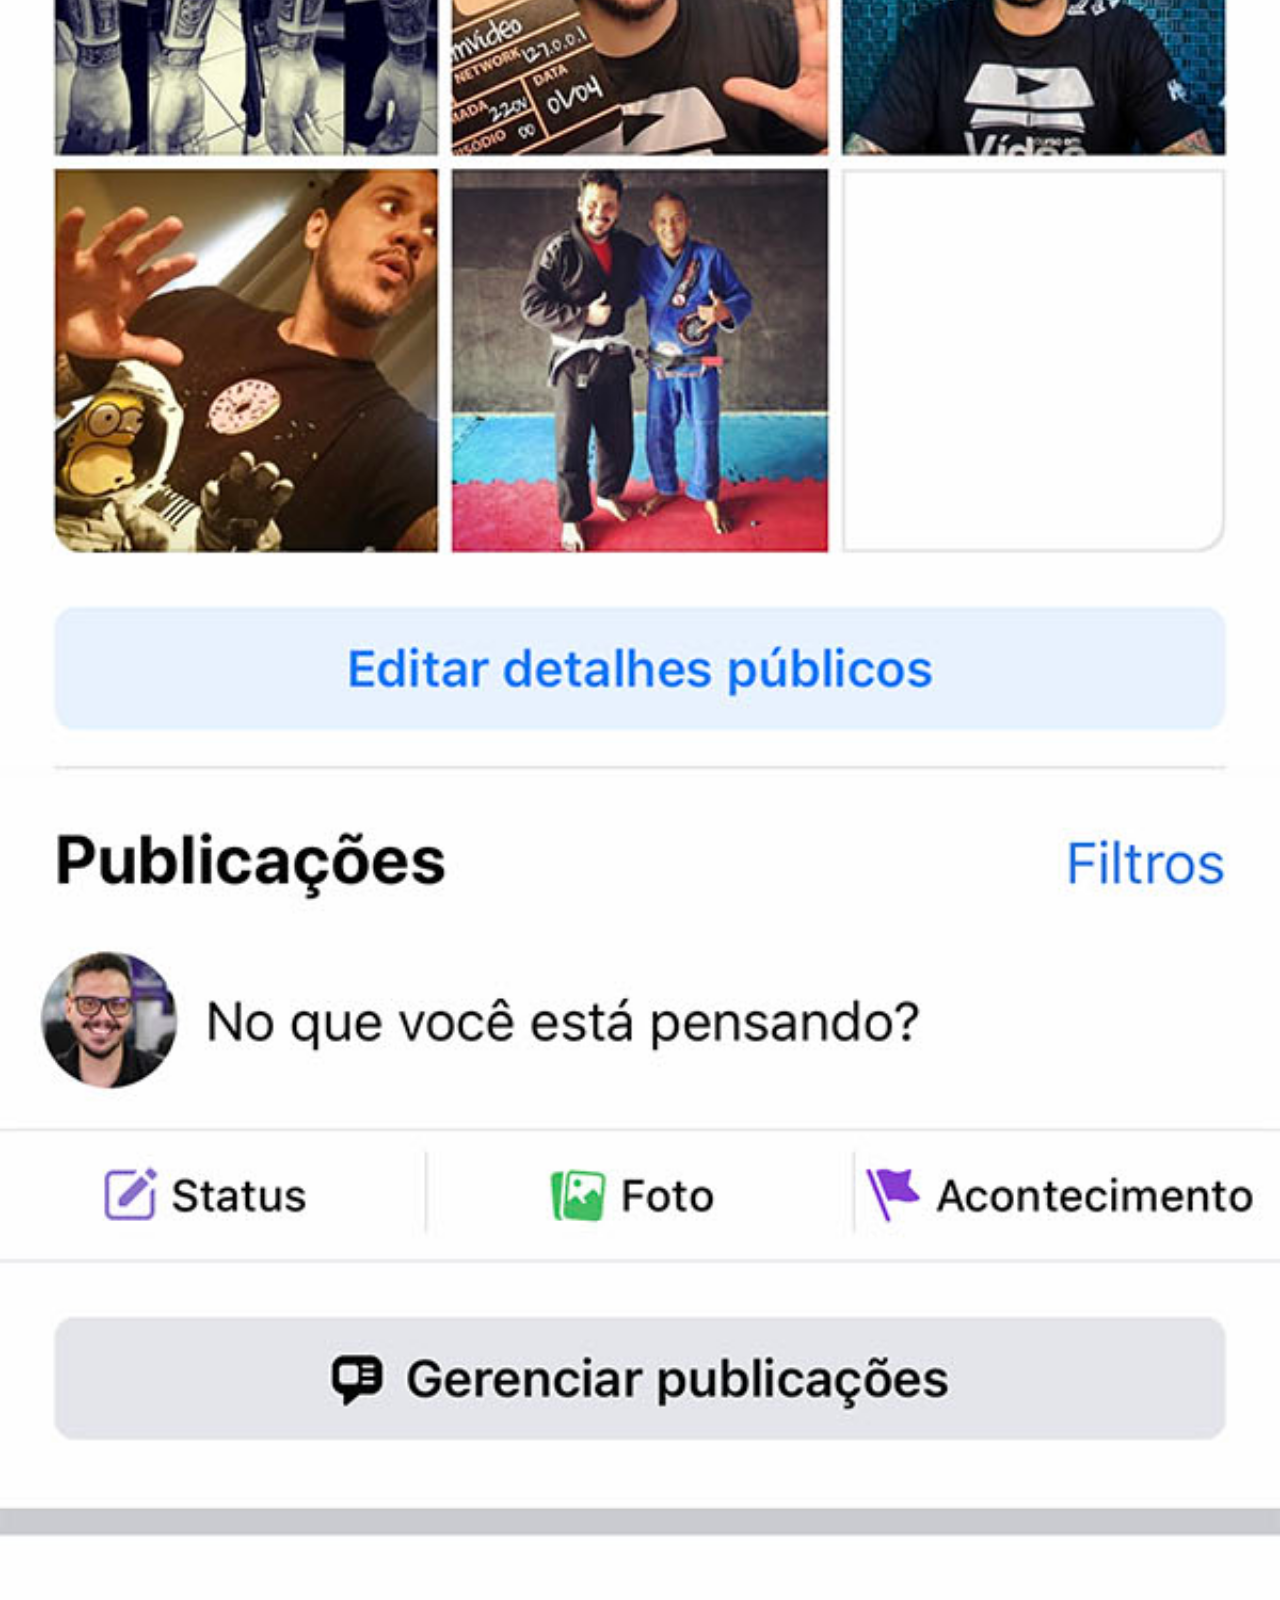
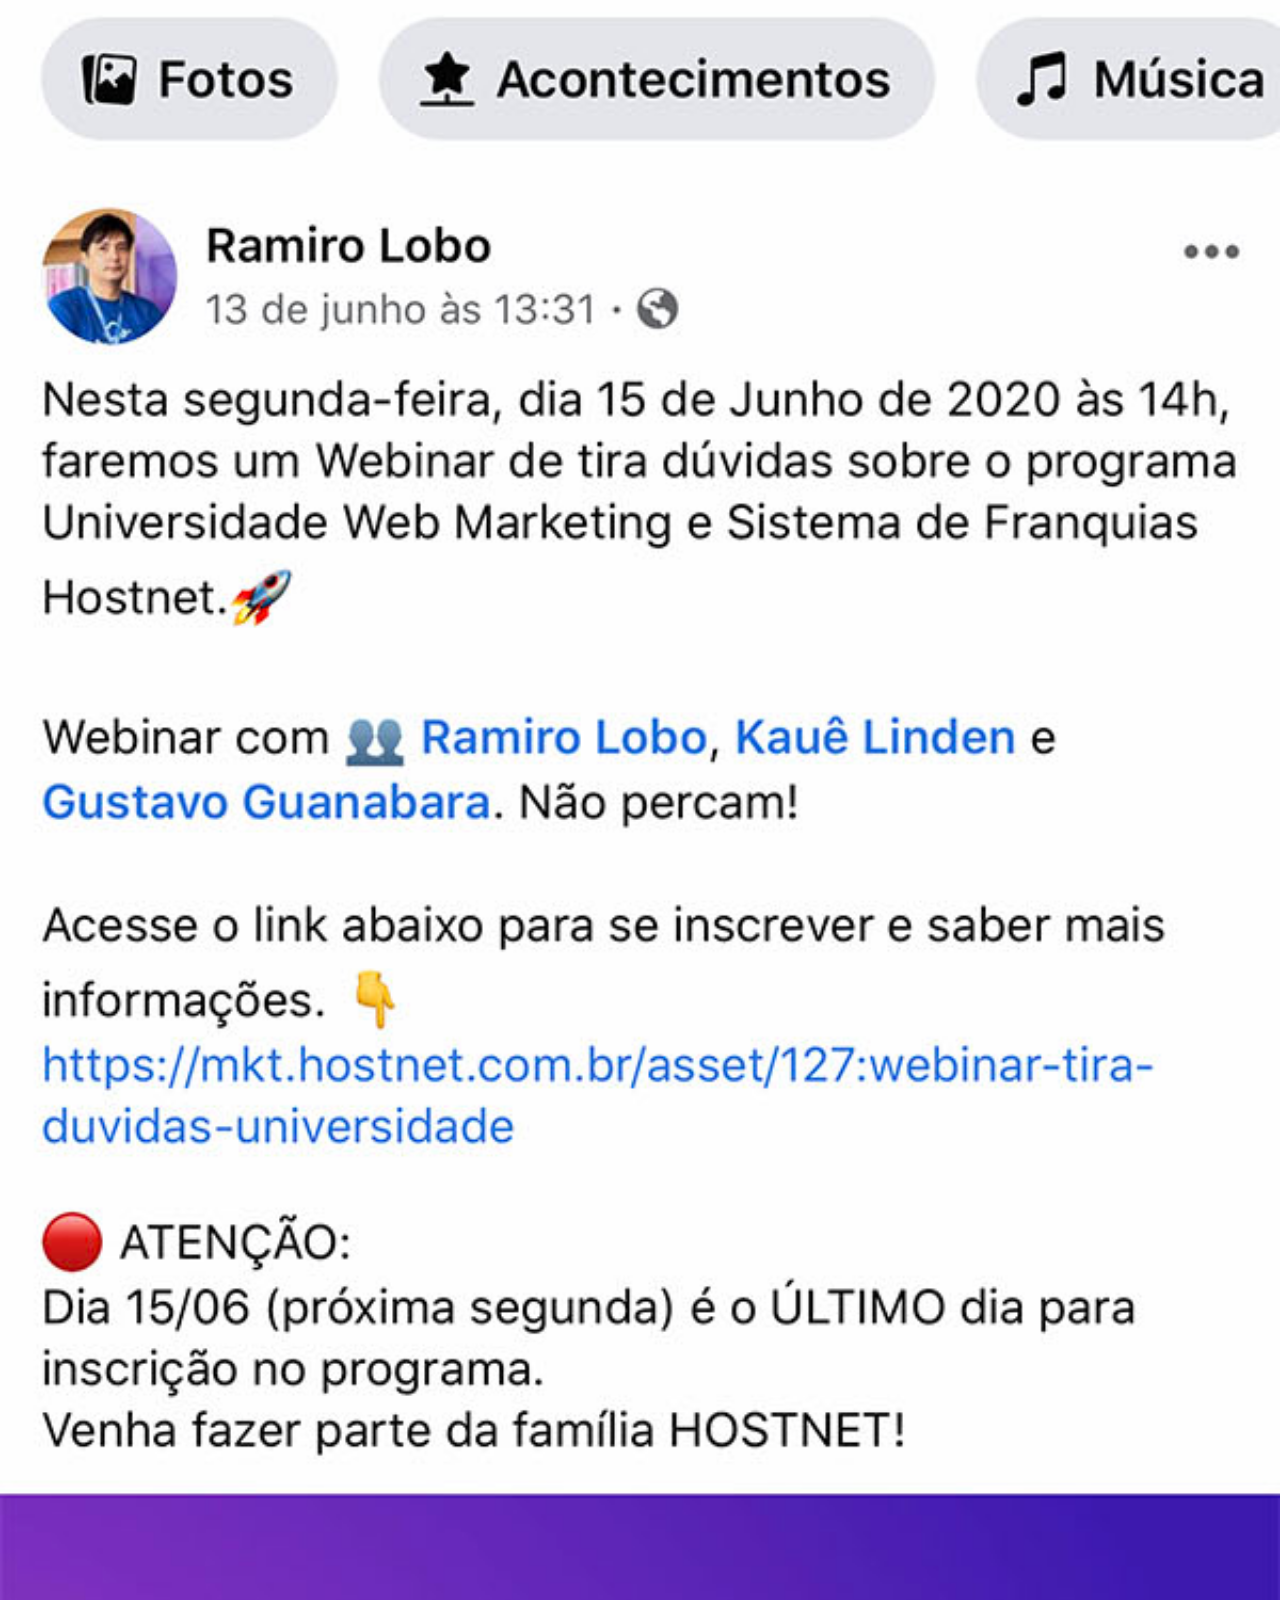
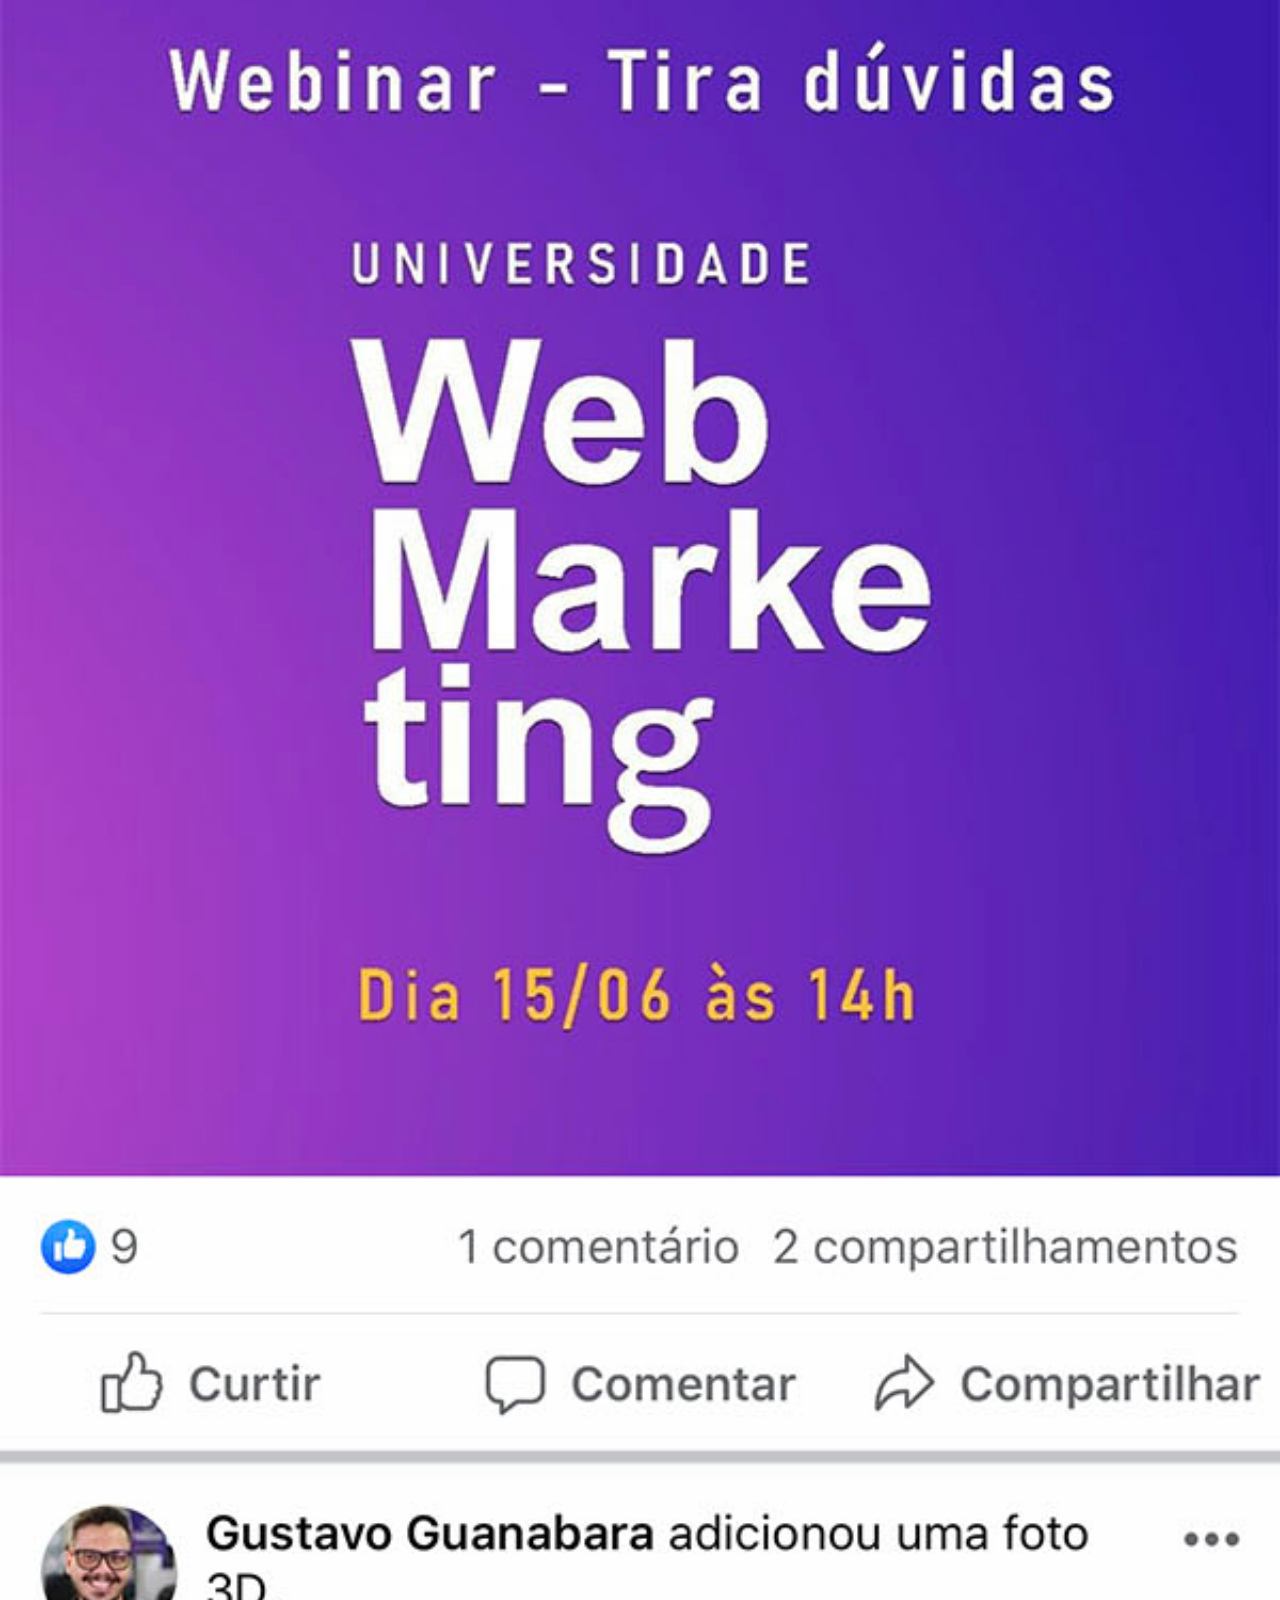
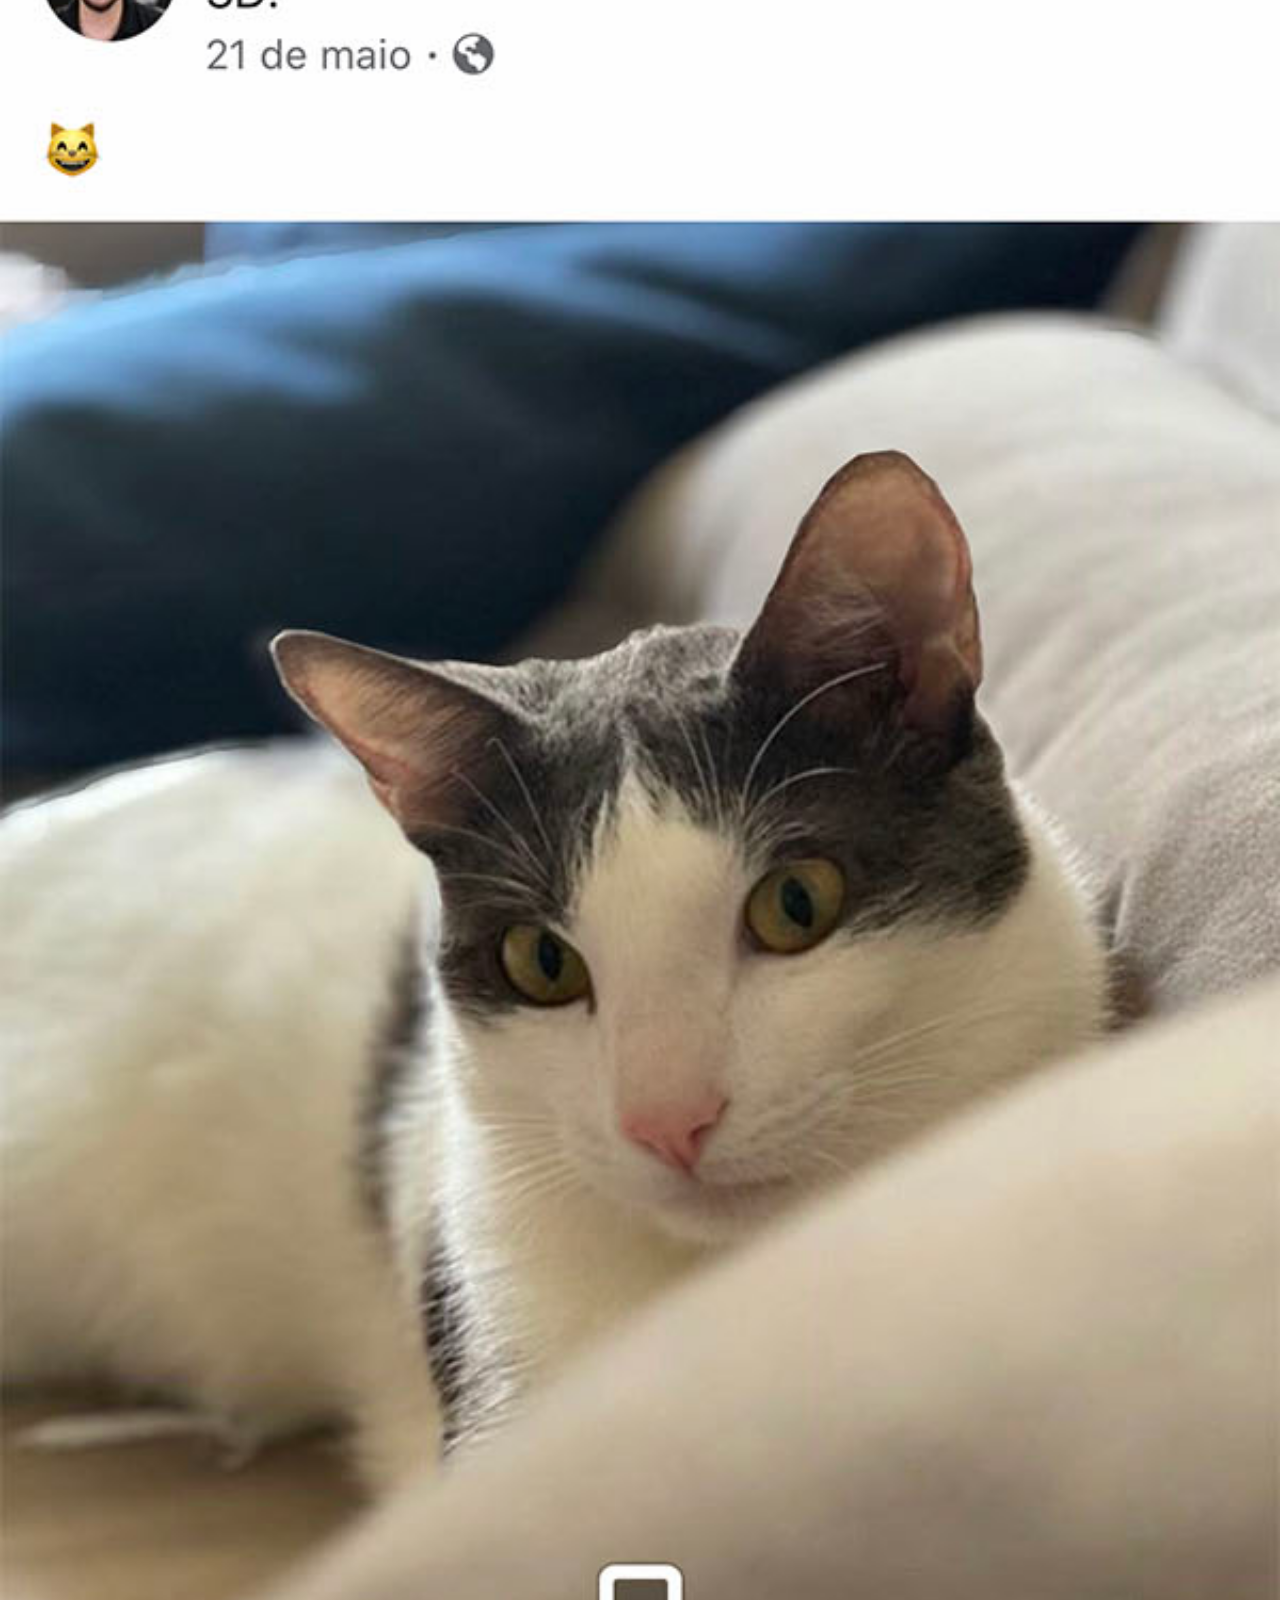
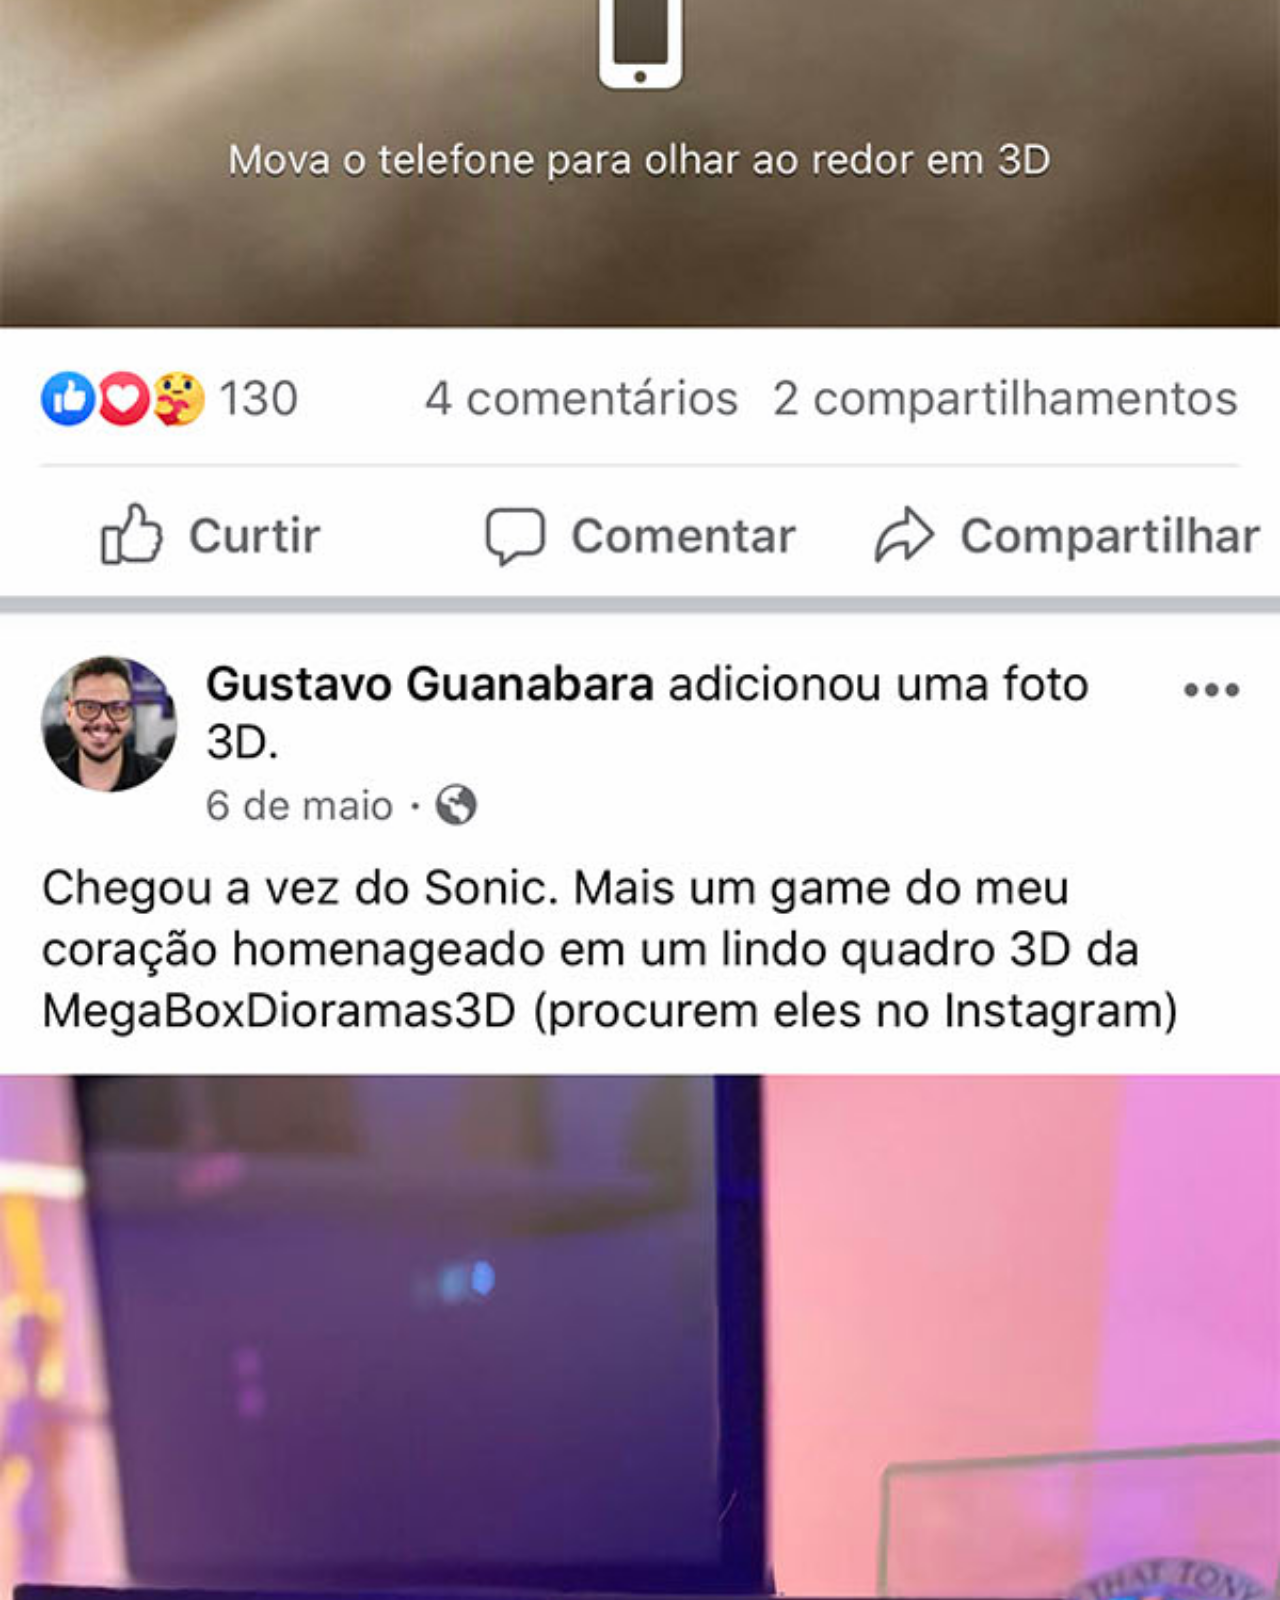
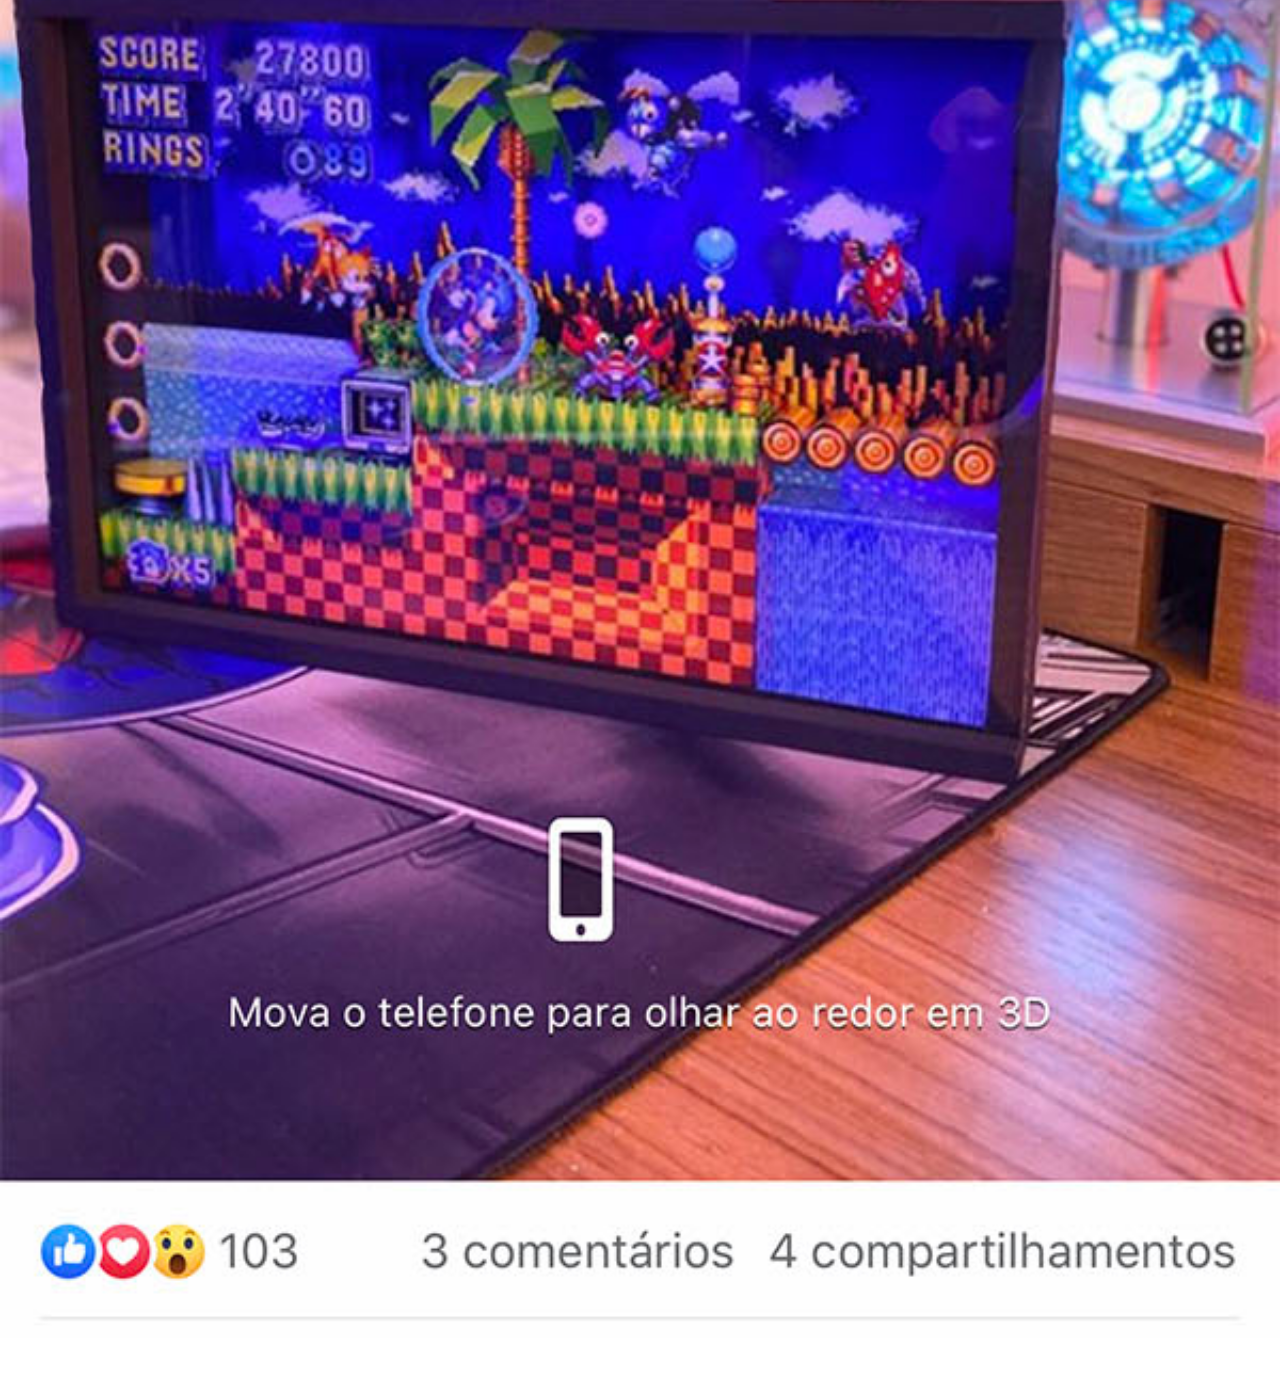
<file: projectos/redes-sociais/facebook.html>
<!DOCTYPE html>
<html lang="en">
<head>
    <meta charset="UTF-8">
    <meta name="viewport" content="width=device-width, initial-scale=1.0">
    <link rel="stylesheet" href="estilos/social.css">
    <title>Facebook</title>
</head>


<body>
    <img src="imagens/tela-facebook.jpg" alt="">
    <a href="">Acesse</a>
</body>
</html>
</file>
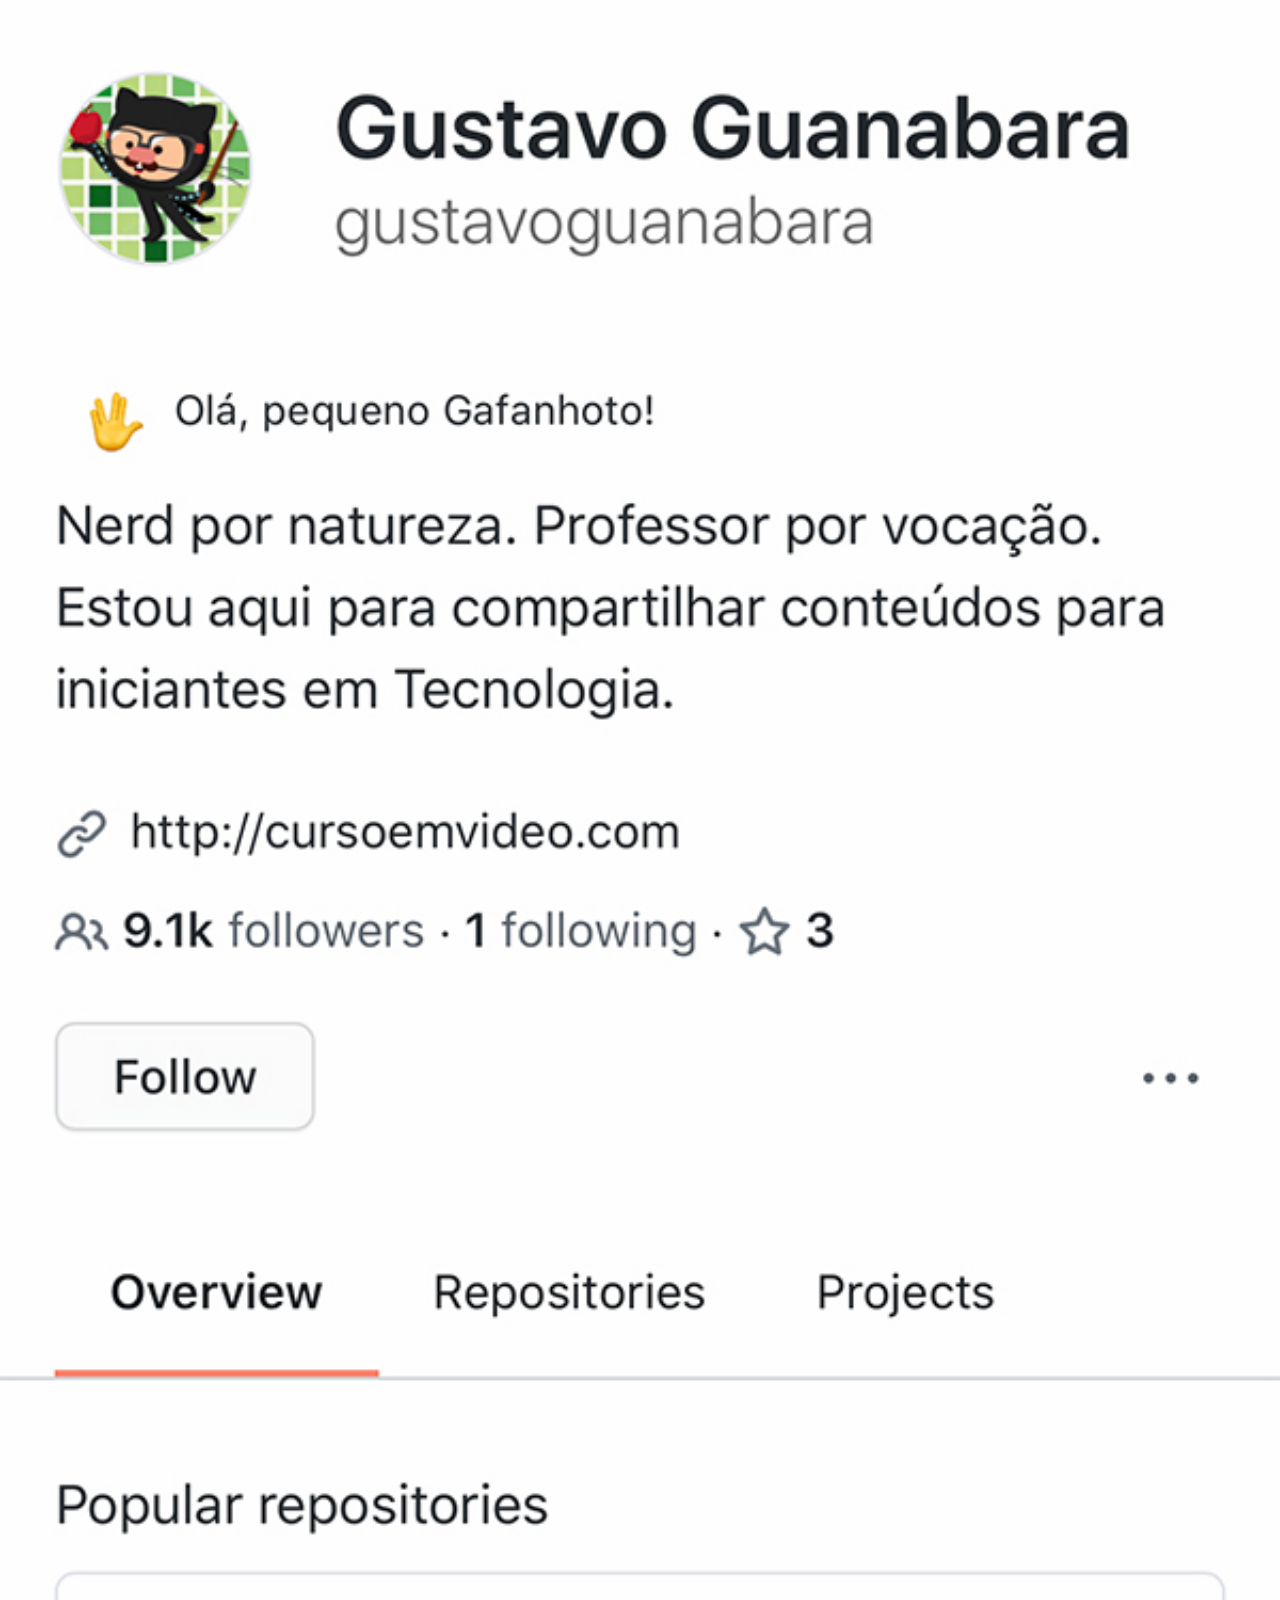
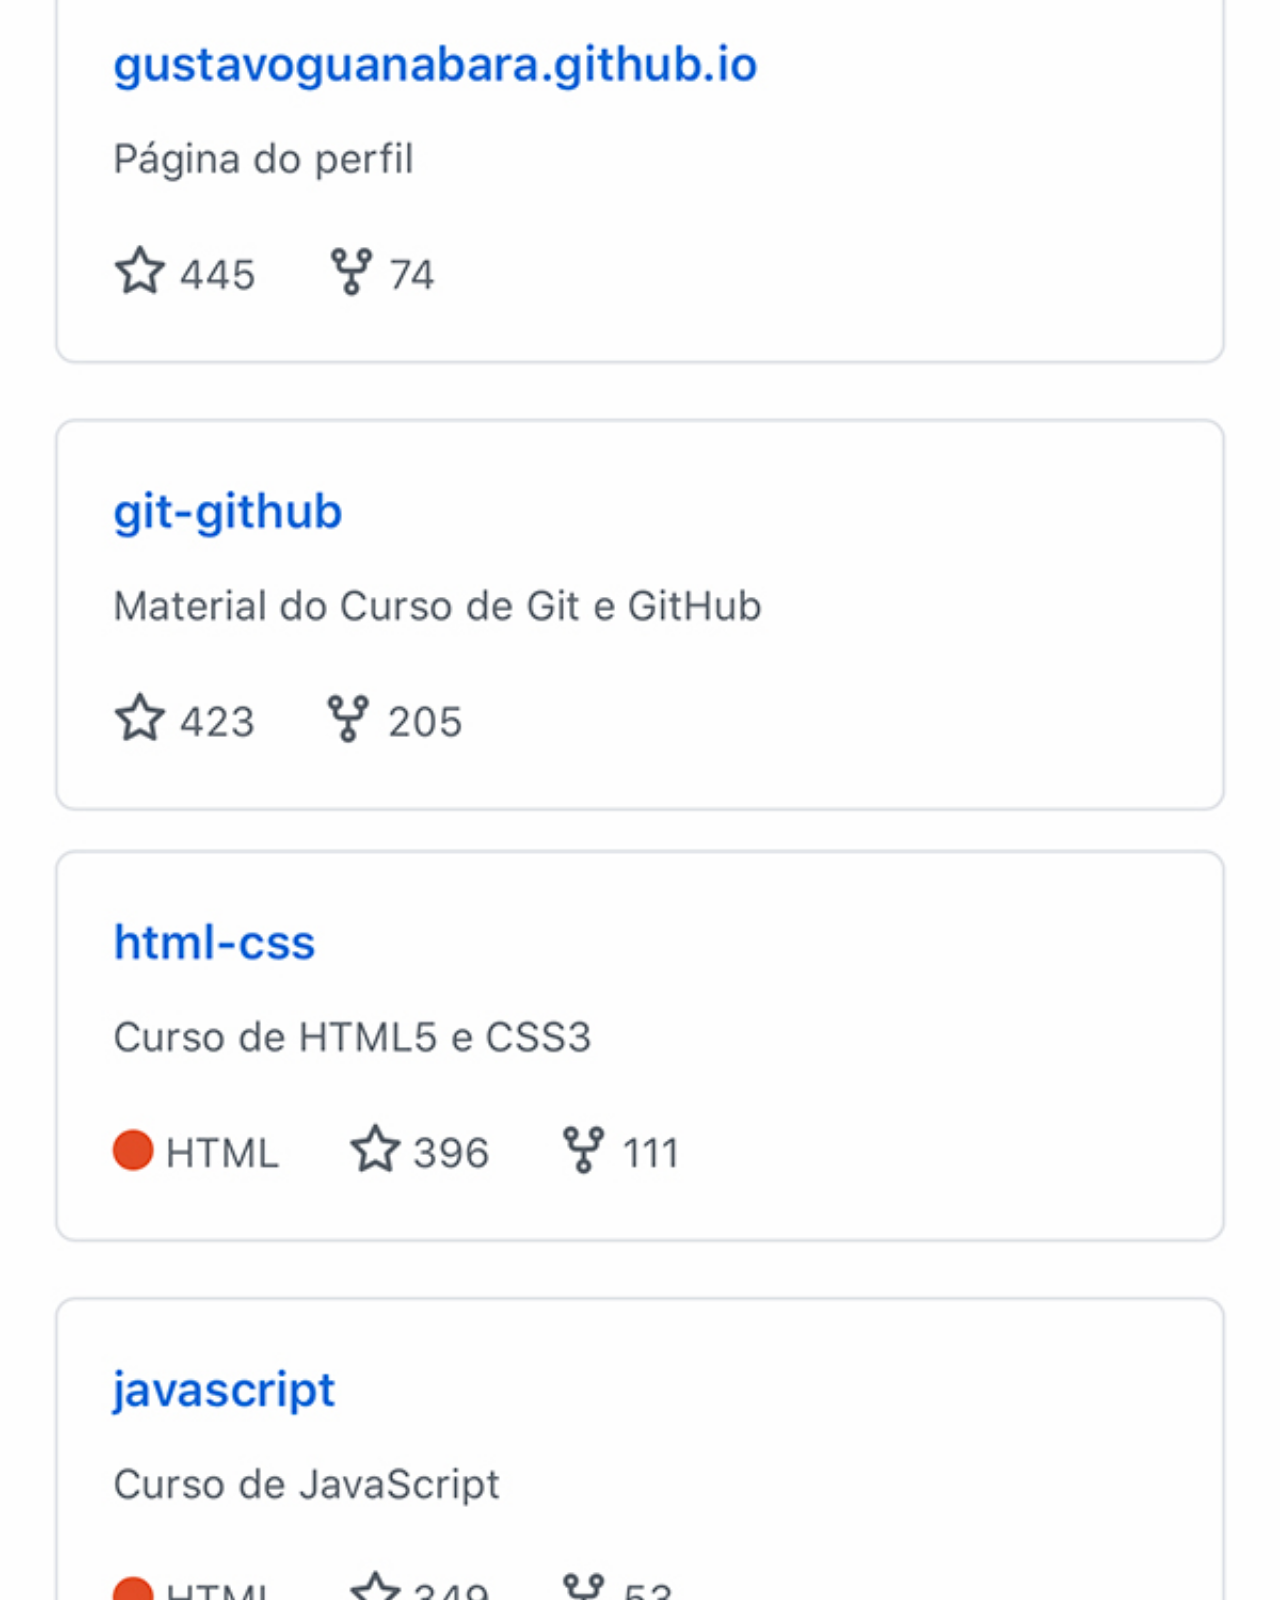
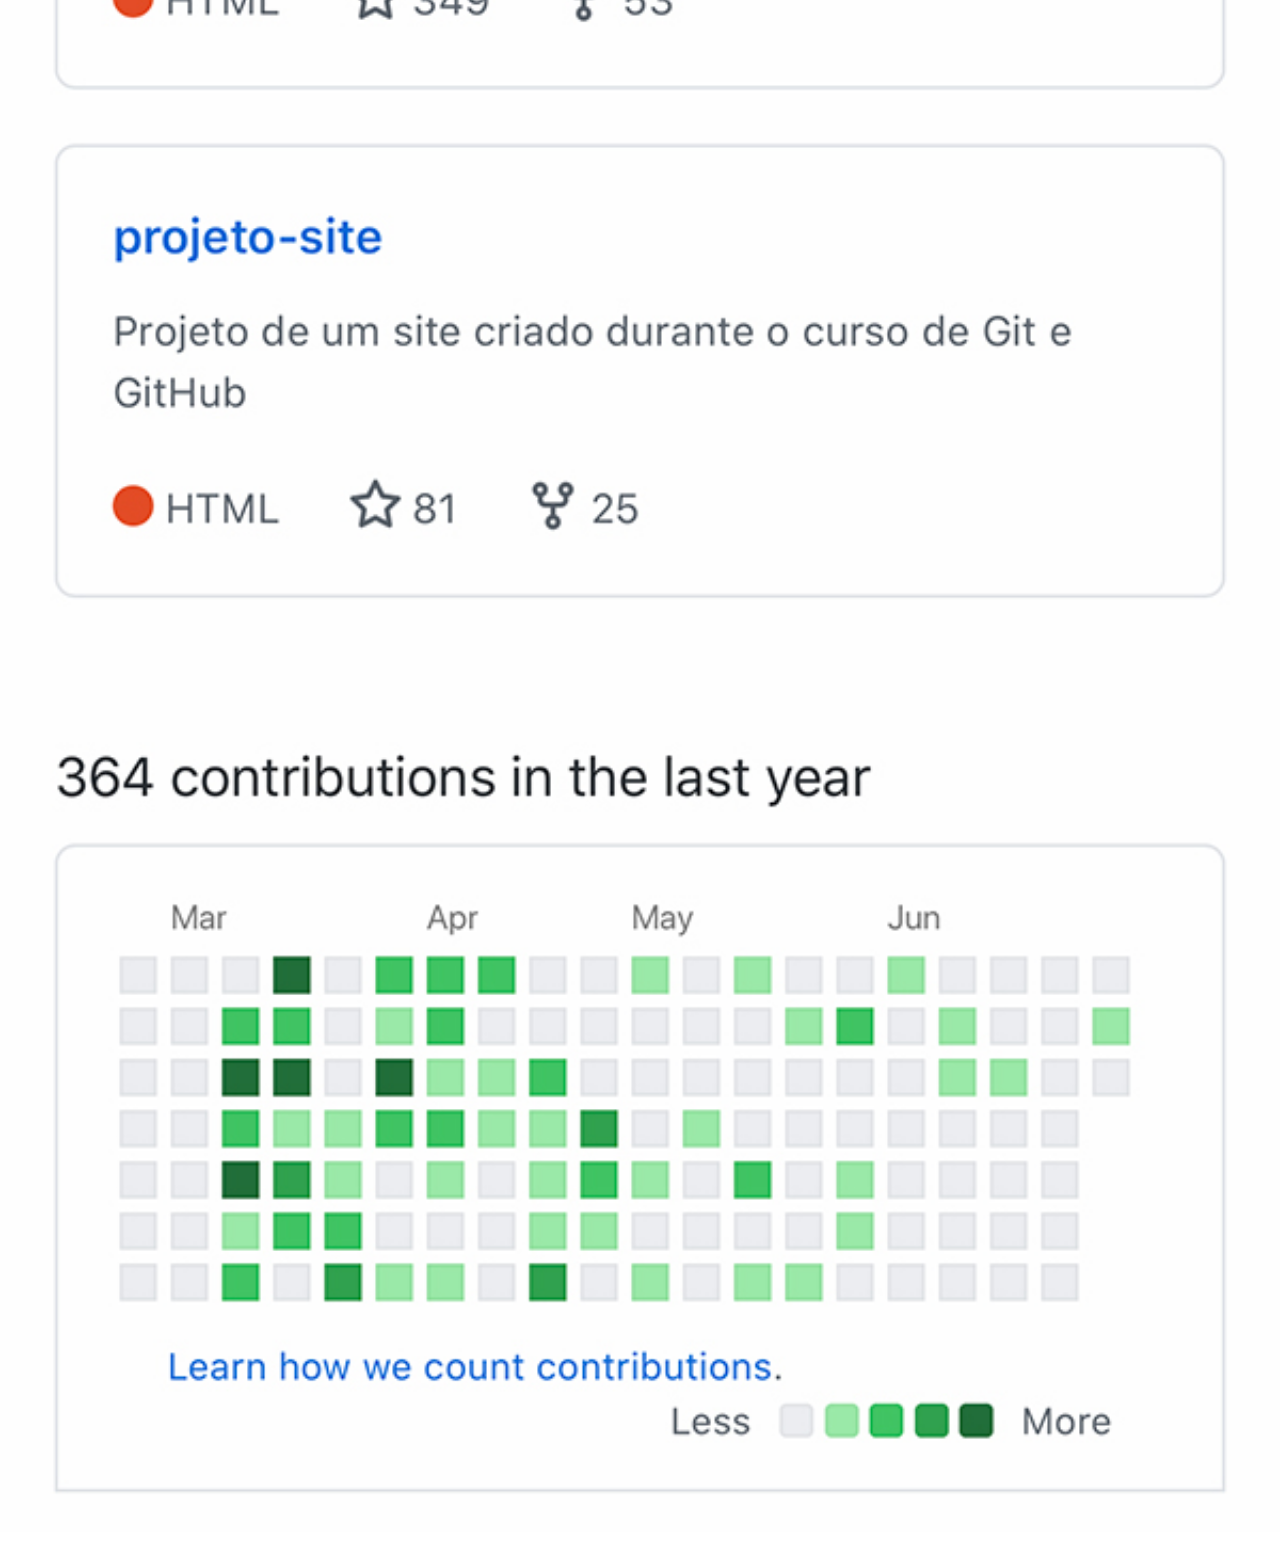
<file: projectos/redes-sociais/github.html>
<!DOCTYPE html>
<html lang="en">
<head>
    <meta charset="UTF-8">
    <meta name="viewport" content="width=device-width, initial-scale=1.0">
    <link rel="stylesheet" href="estilos/social.css">
    <title>Github</title>

</head>

<body>
    <img src="imagens/tela-github.jpg" alt="Github">
    <a href=""></a>
</body>
</html>
</file>
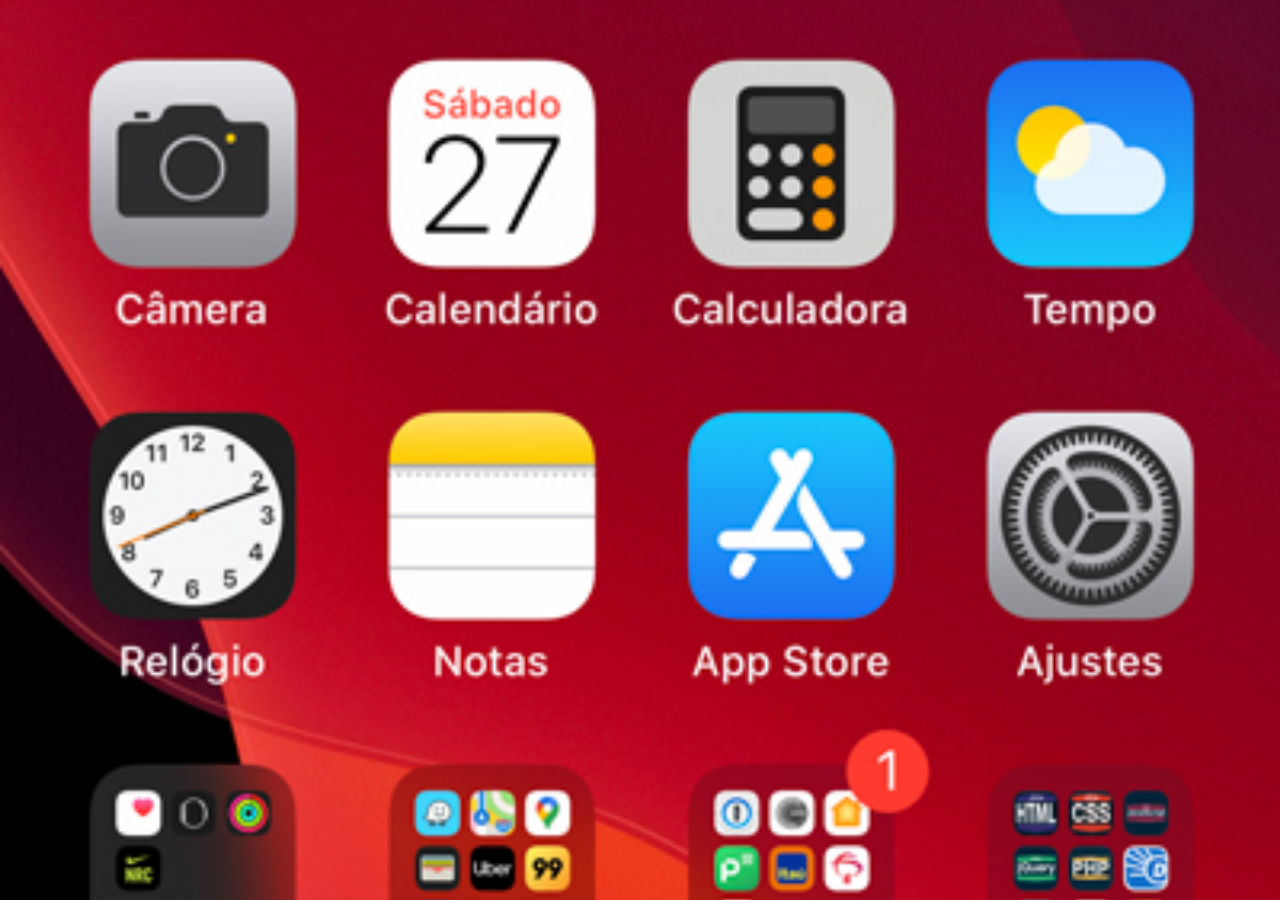
<file: projectos/redes-sociais/home.html>
<!DOCTYPE html>
<html lang="en">
<head>
    <meta charset="UTF-8">
    <meta name="viewport" content="width=device-width, initial-scale=1.0">
    <title>Home</title>

</head>
<style>
    *{
       margin: 0;
       padding: 0; 
    }
    body{
        width: 100vw;
        height: 100vh;
        background-image: url("imagens/tela-home.jpg");
        background-repeat: no-repeat;
        background-size: cover;
    }
</style>
<body>
    
</body>
</html>
</file>
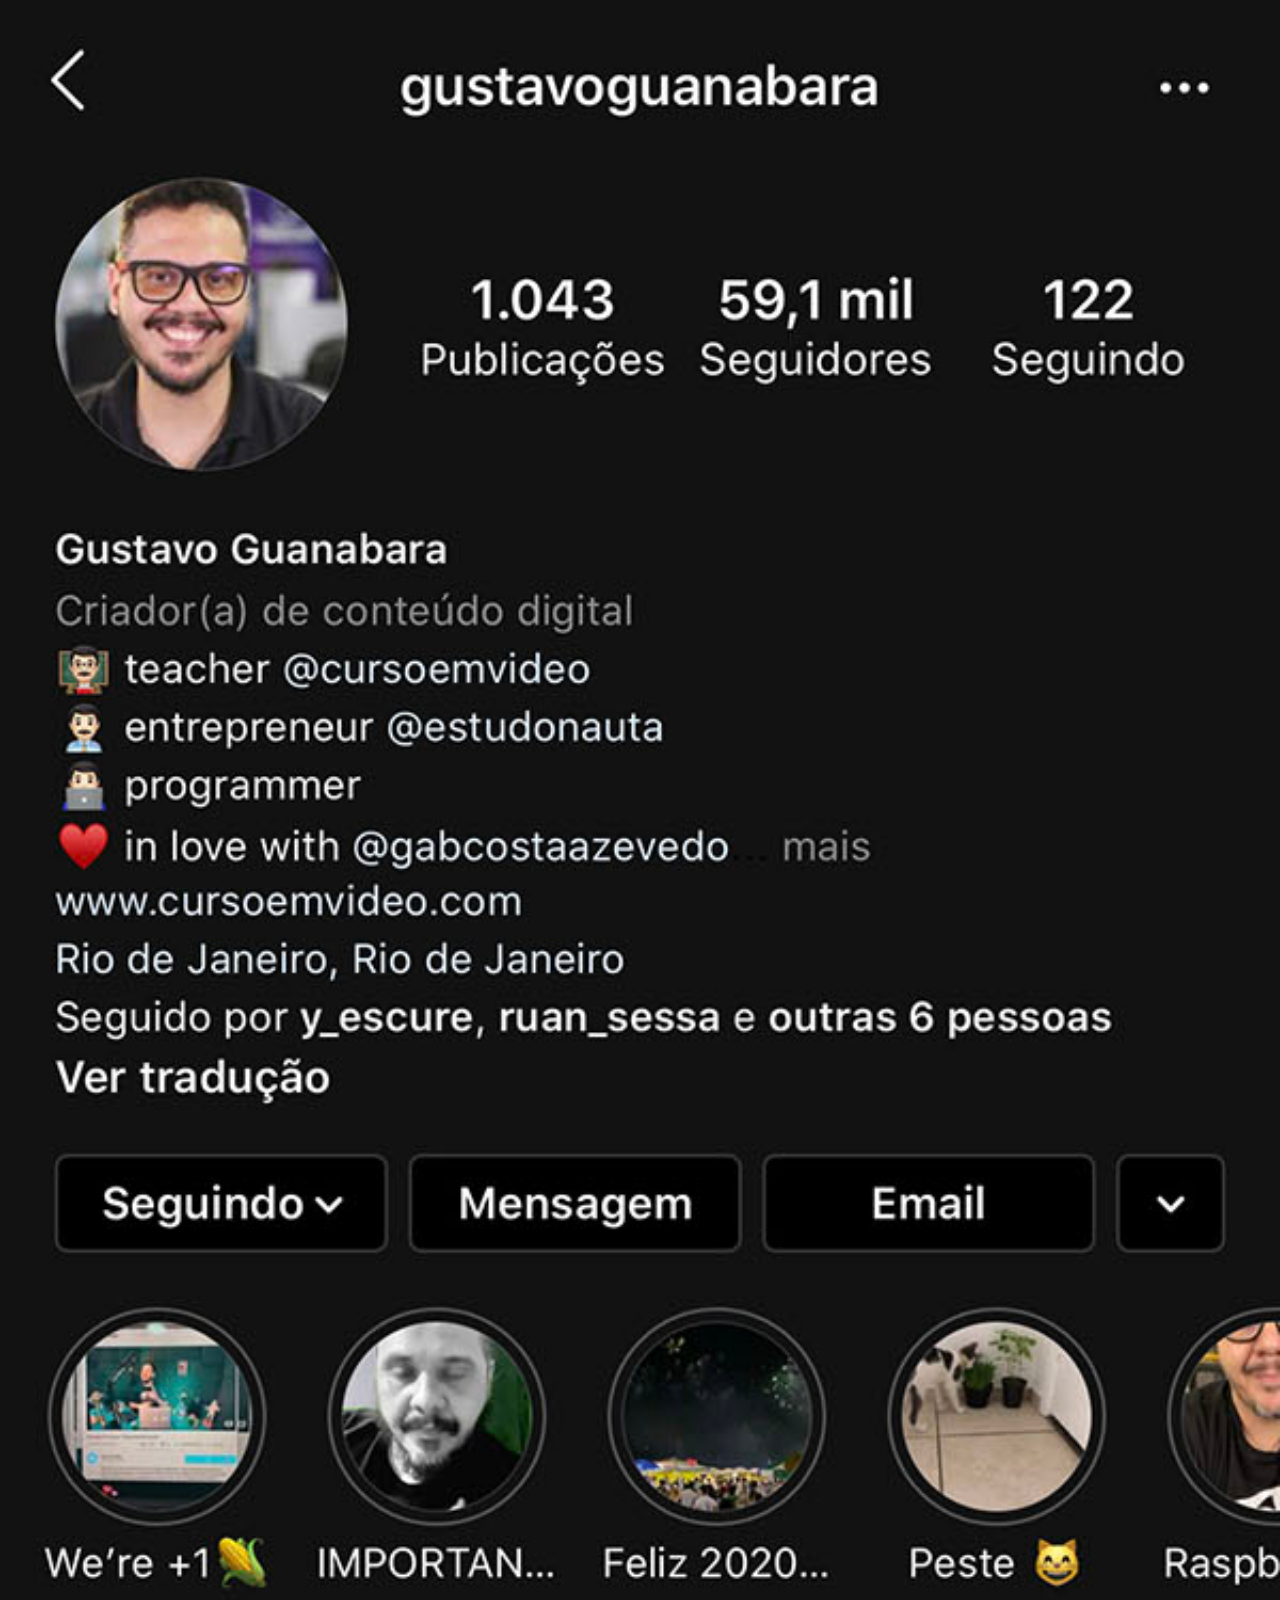
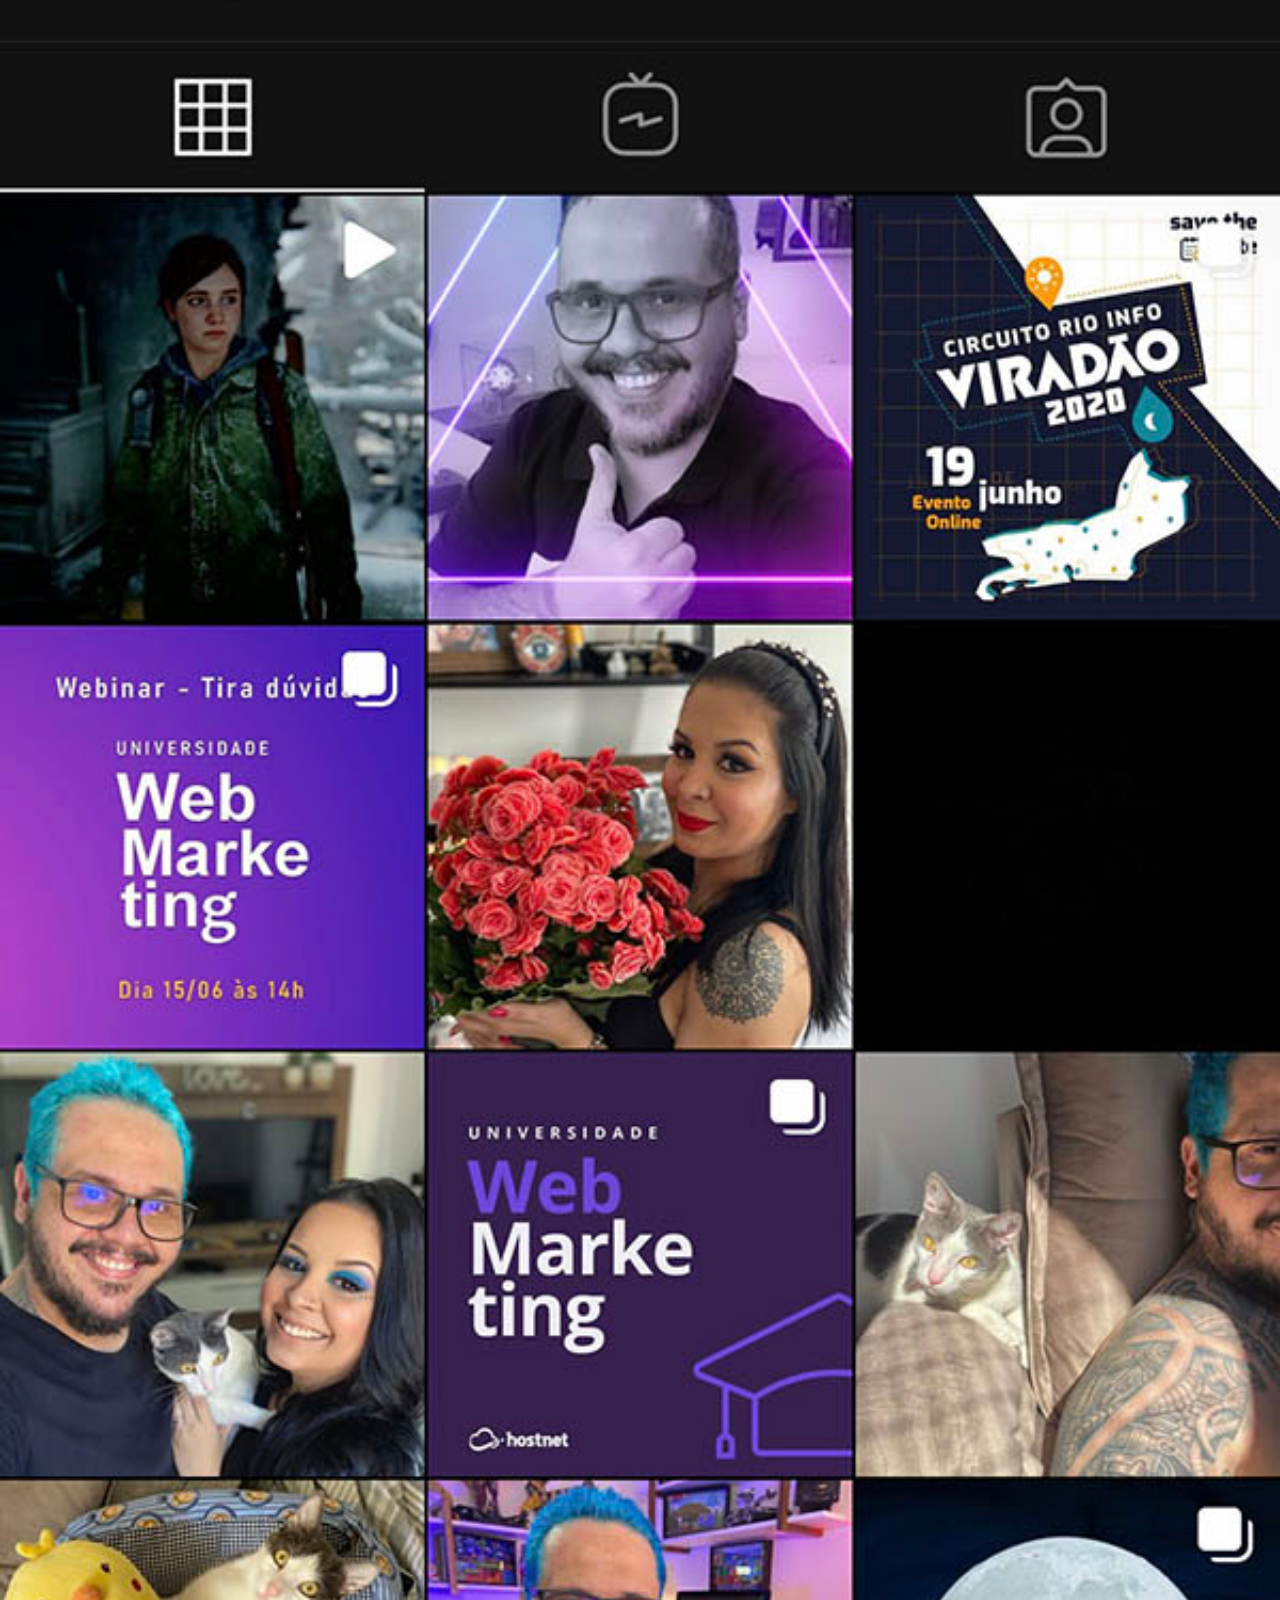
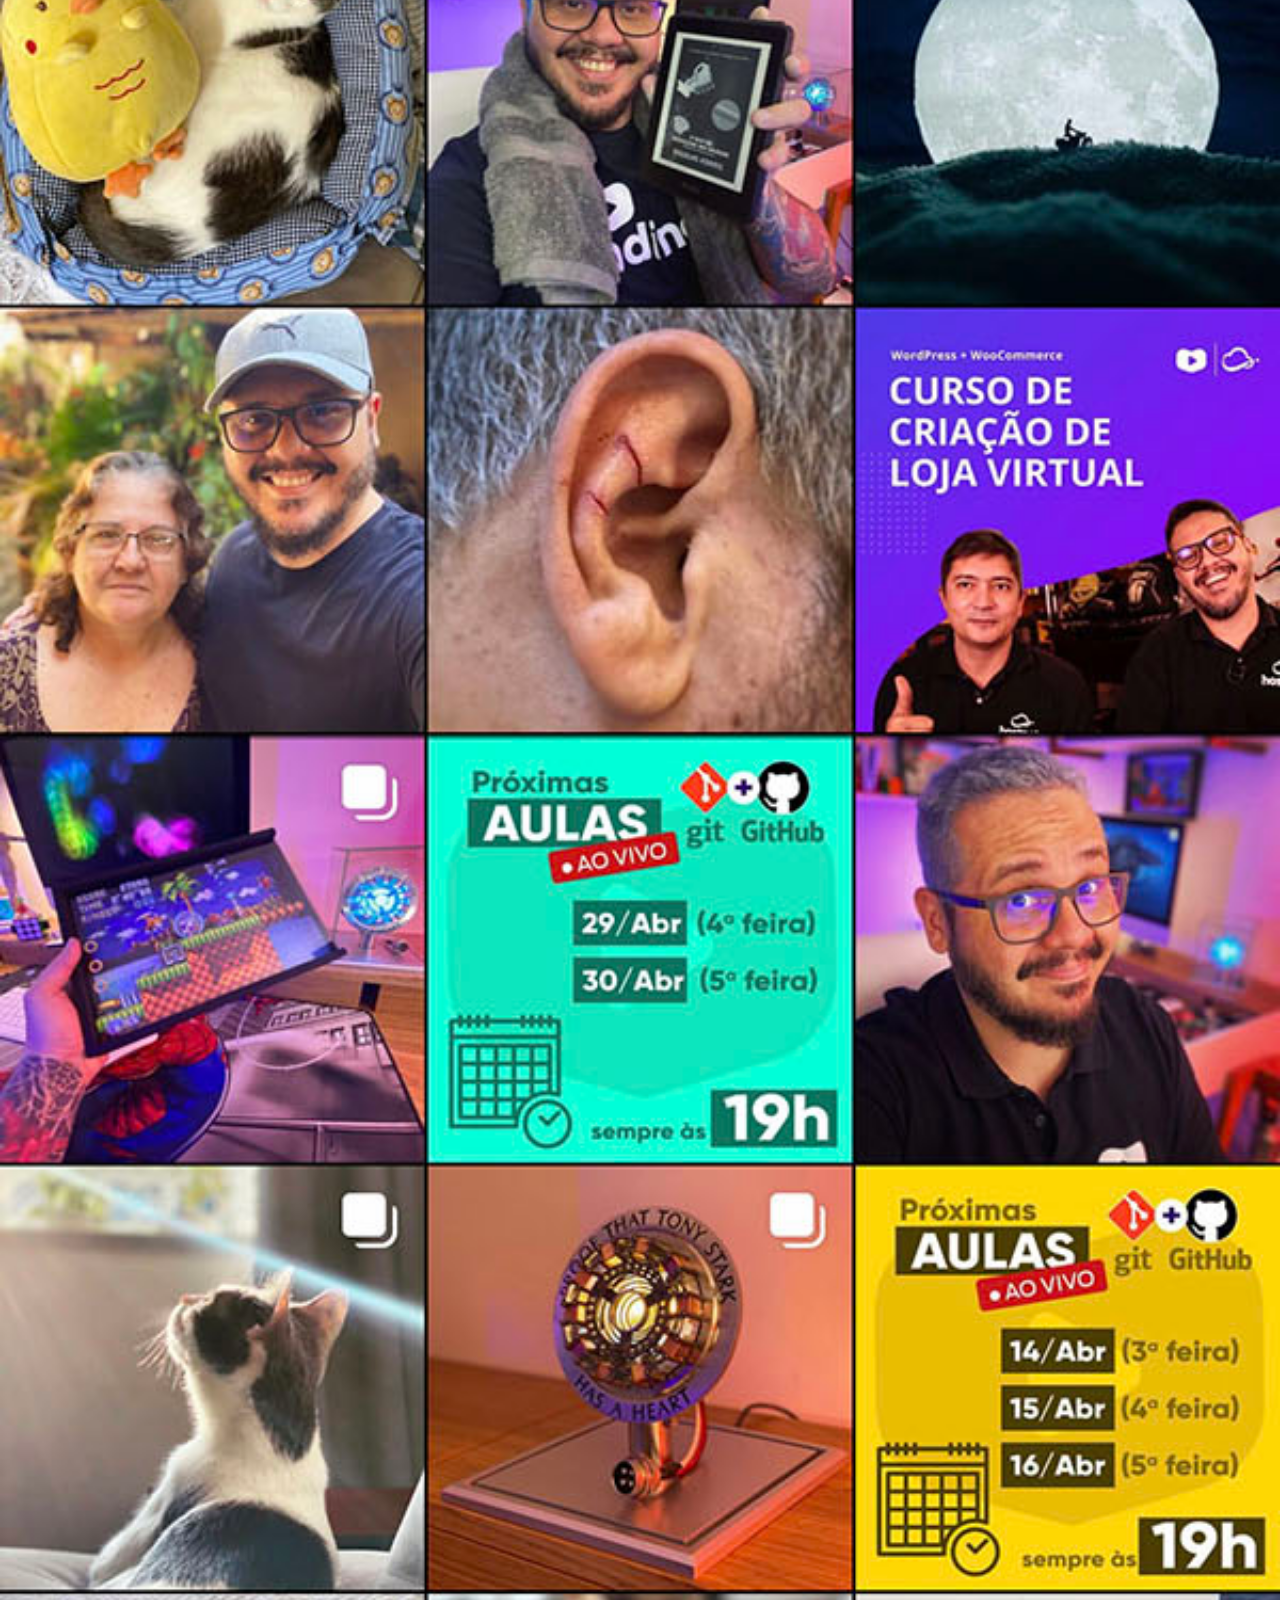
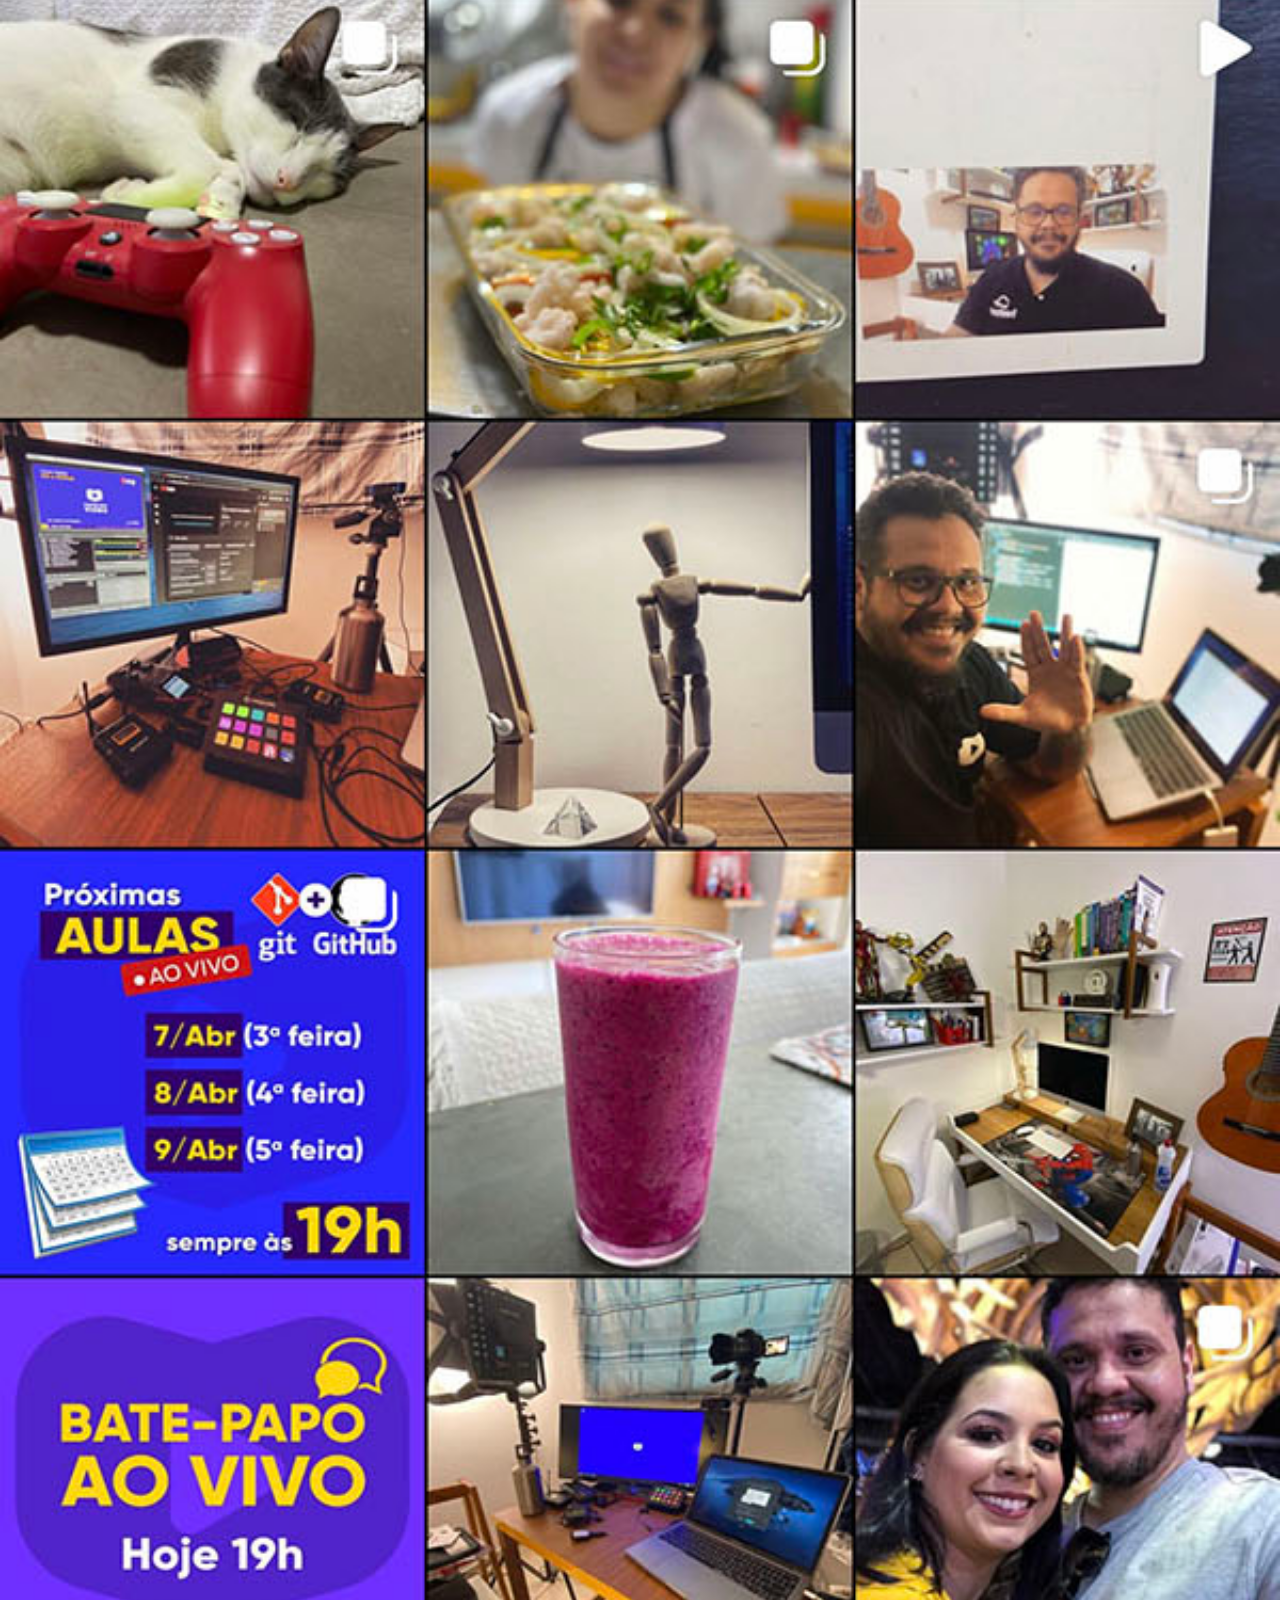
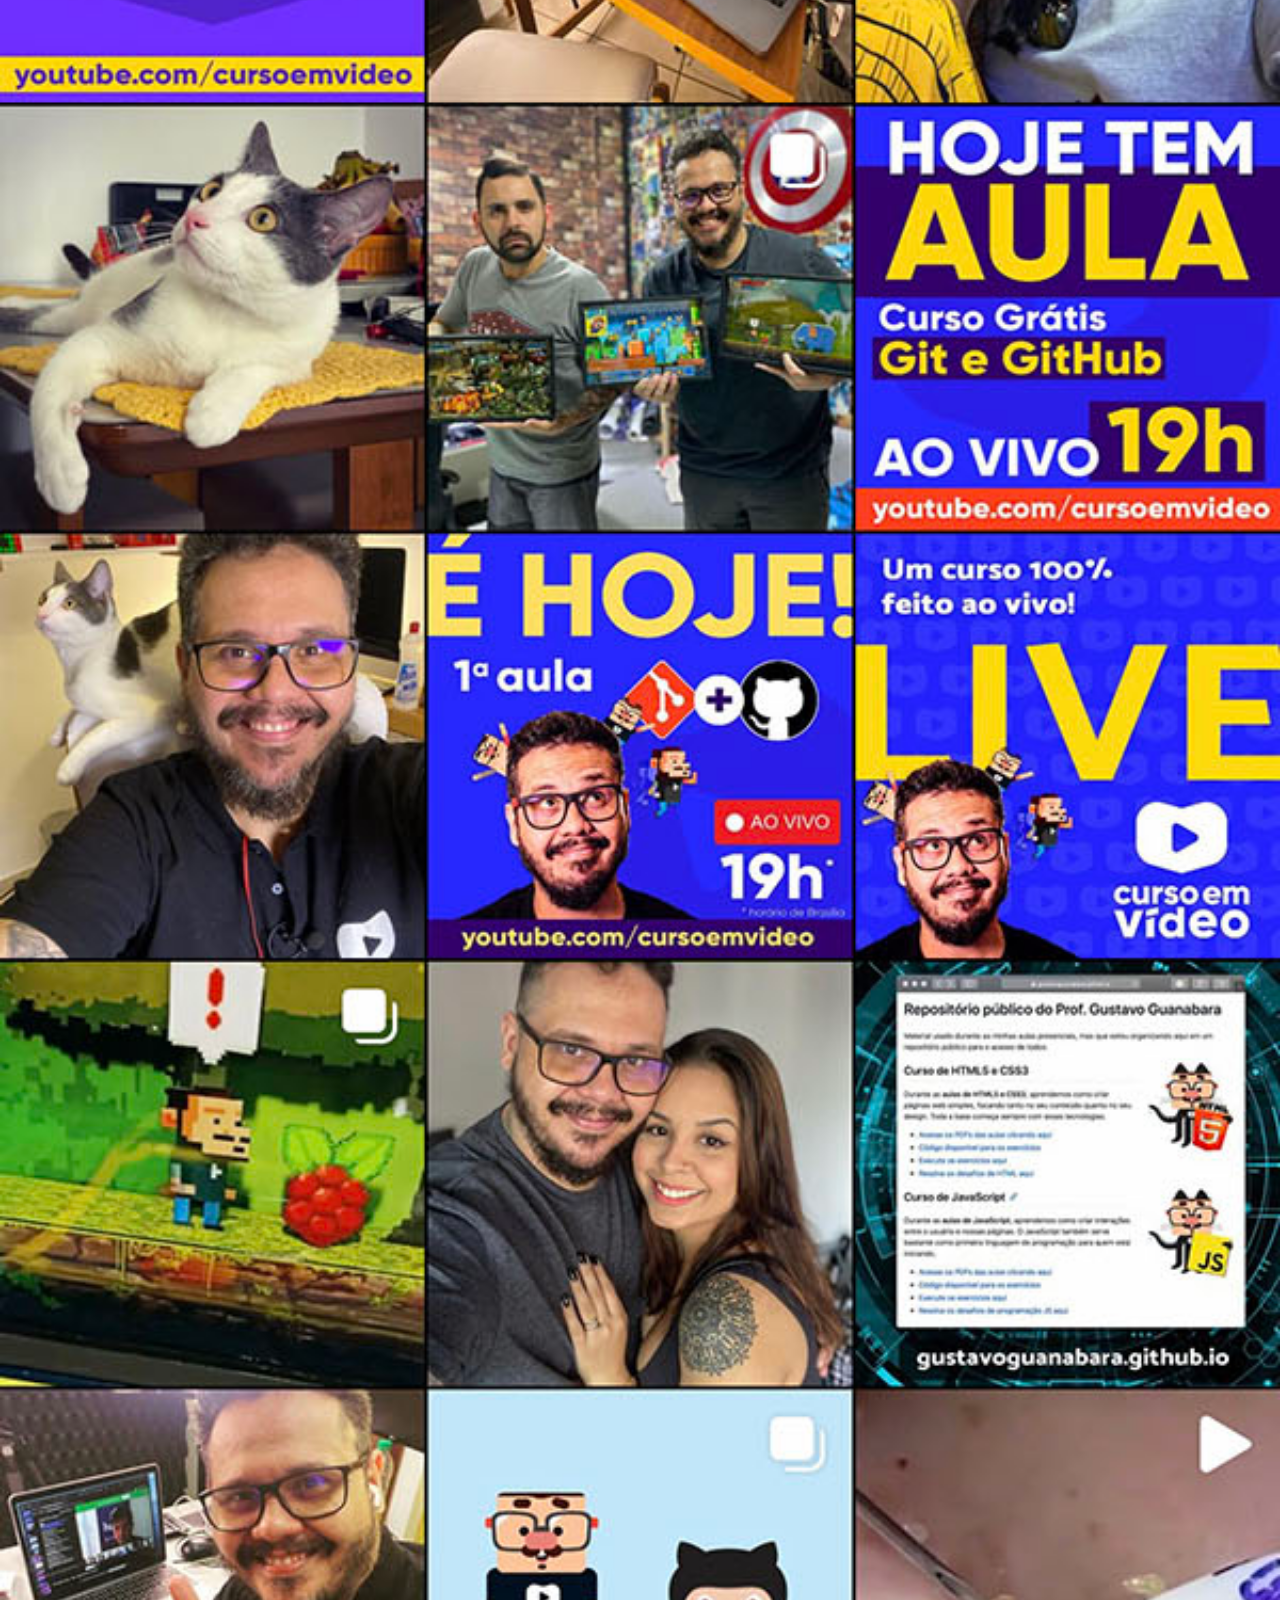
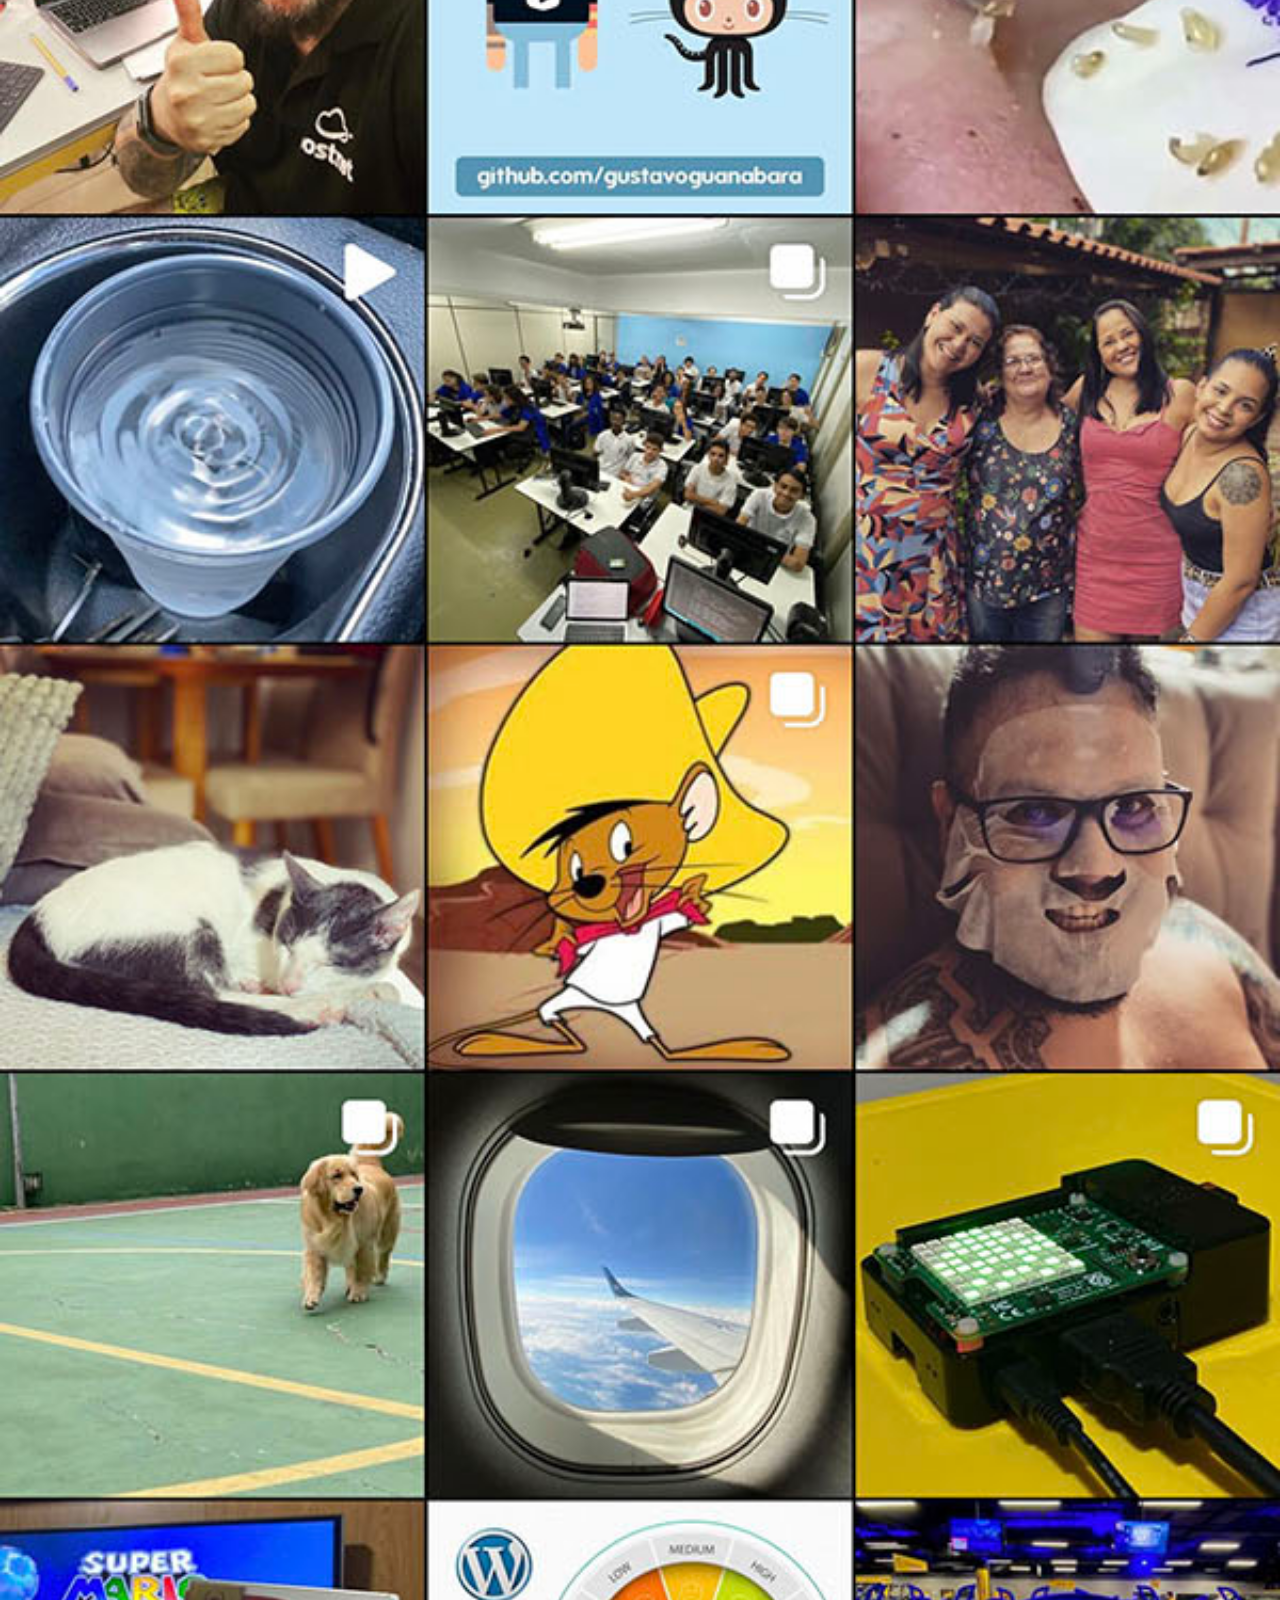
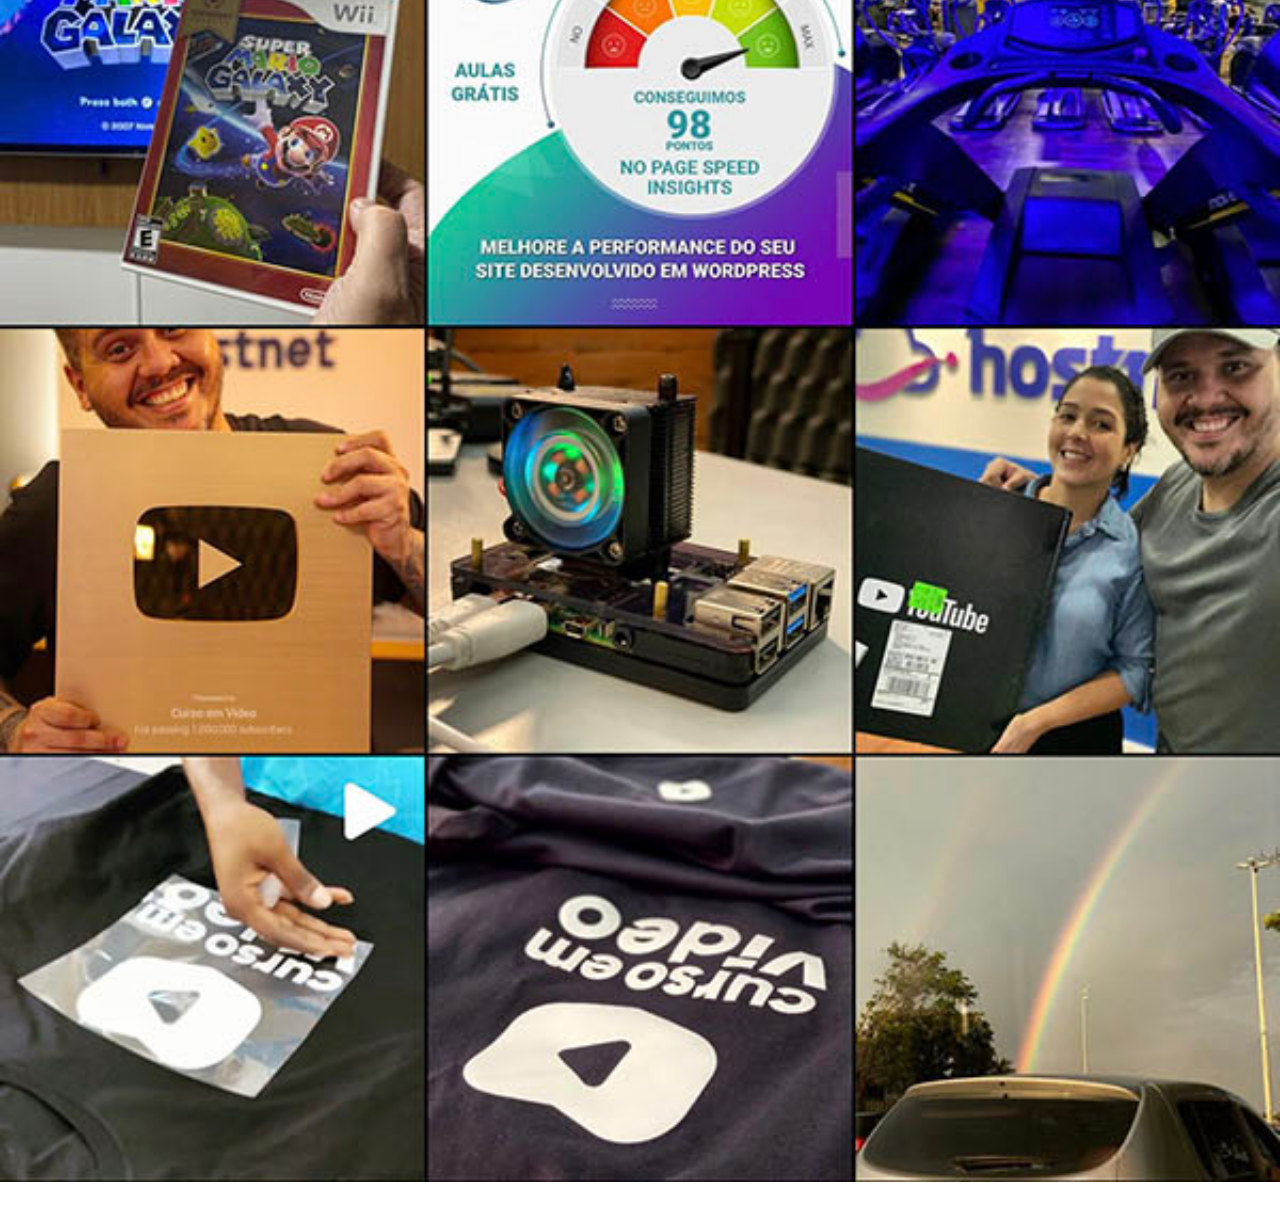
<file: projectos/redes-sociais/instagram.html>
<!DOCTYPE html>
<html lang="en">
<head>
    <meta charset="UTF-8">
    <meta name="viewport" content="width=device-width, initial-scale=1.0">
    <link rel="stylesheet" href="estilos/social.css">
    <title>Instagram</title>
</head>

<body>
    <img src="imagens/tela-instagram.jpg" alt="">
    <a href="">acesse</a>
    
</body>
</html>
</file>
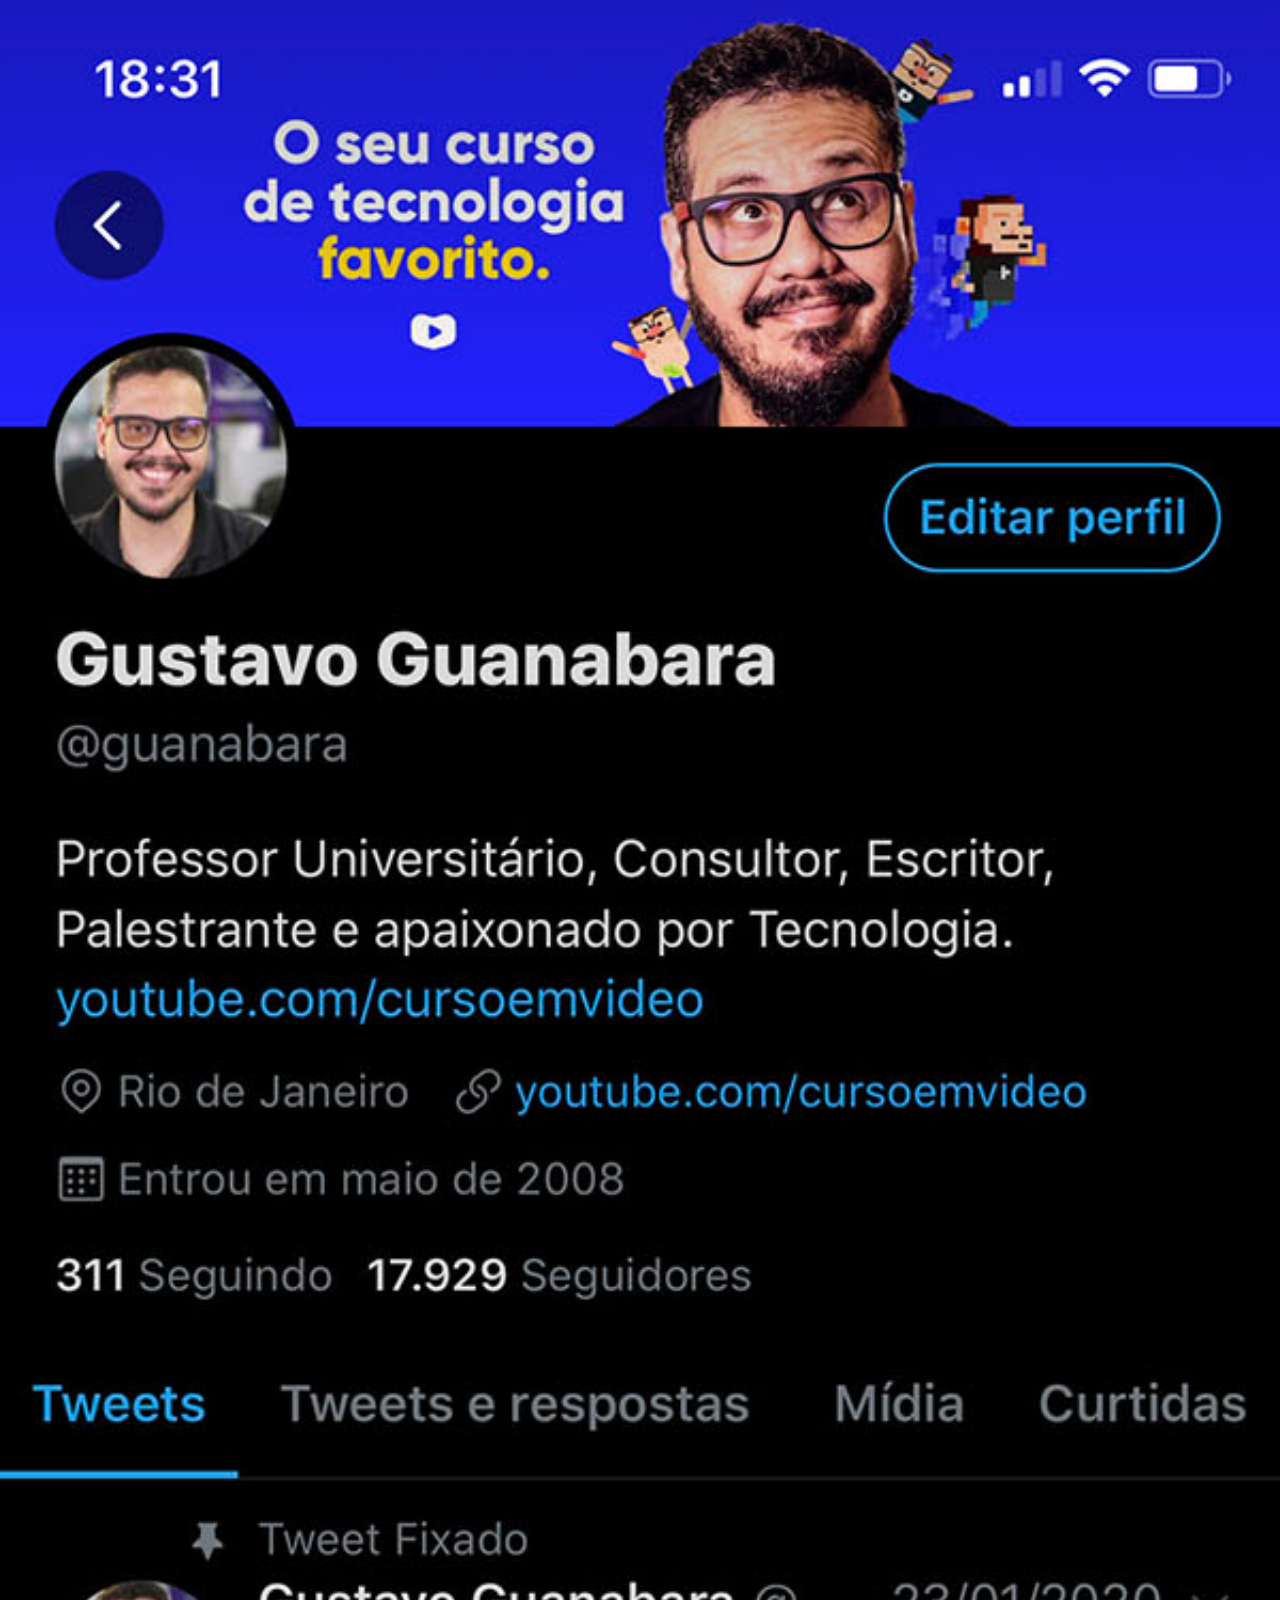
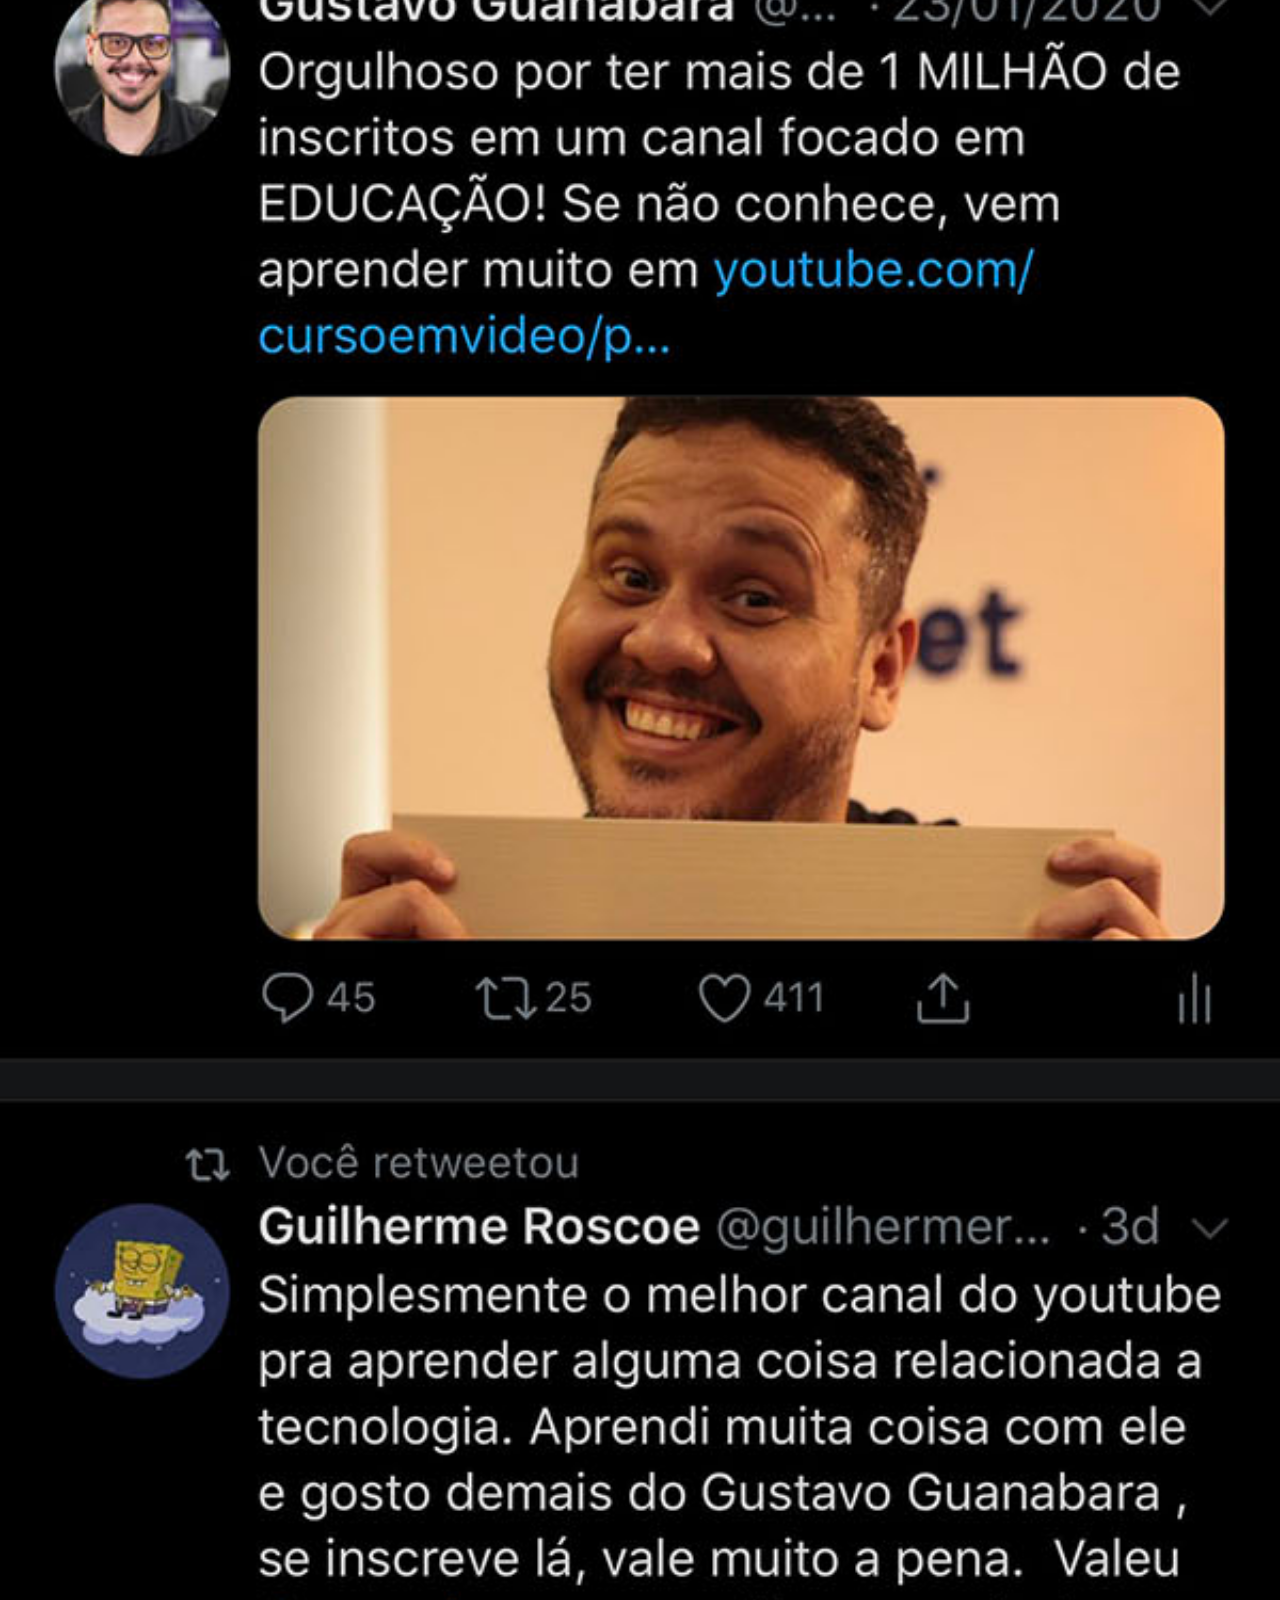
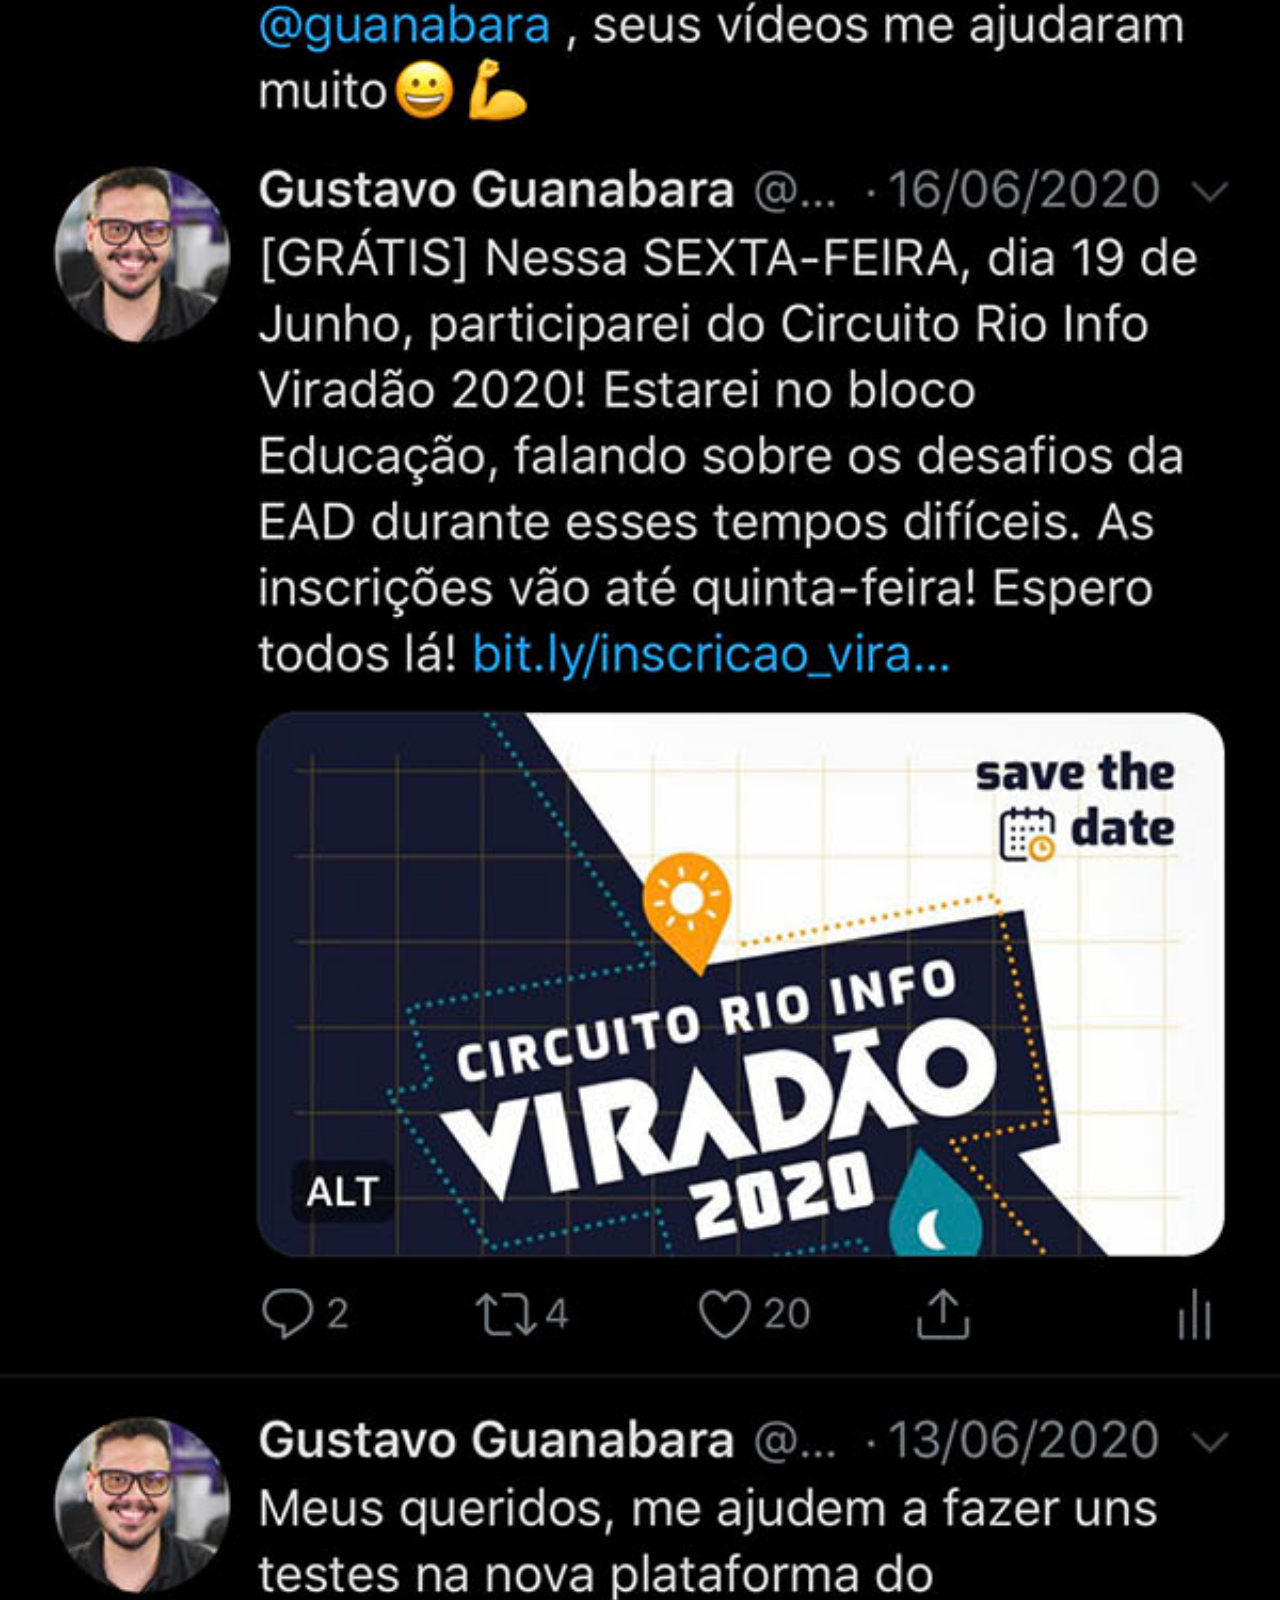
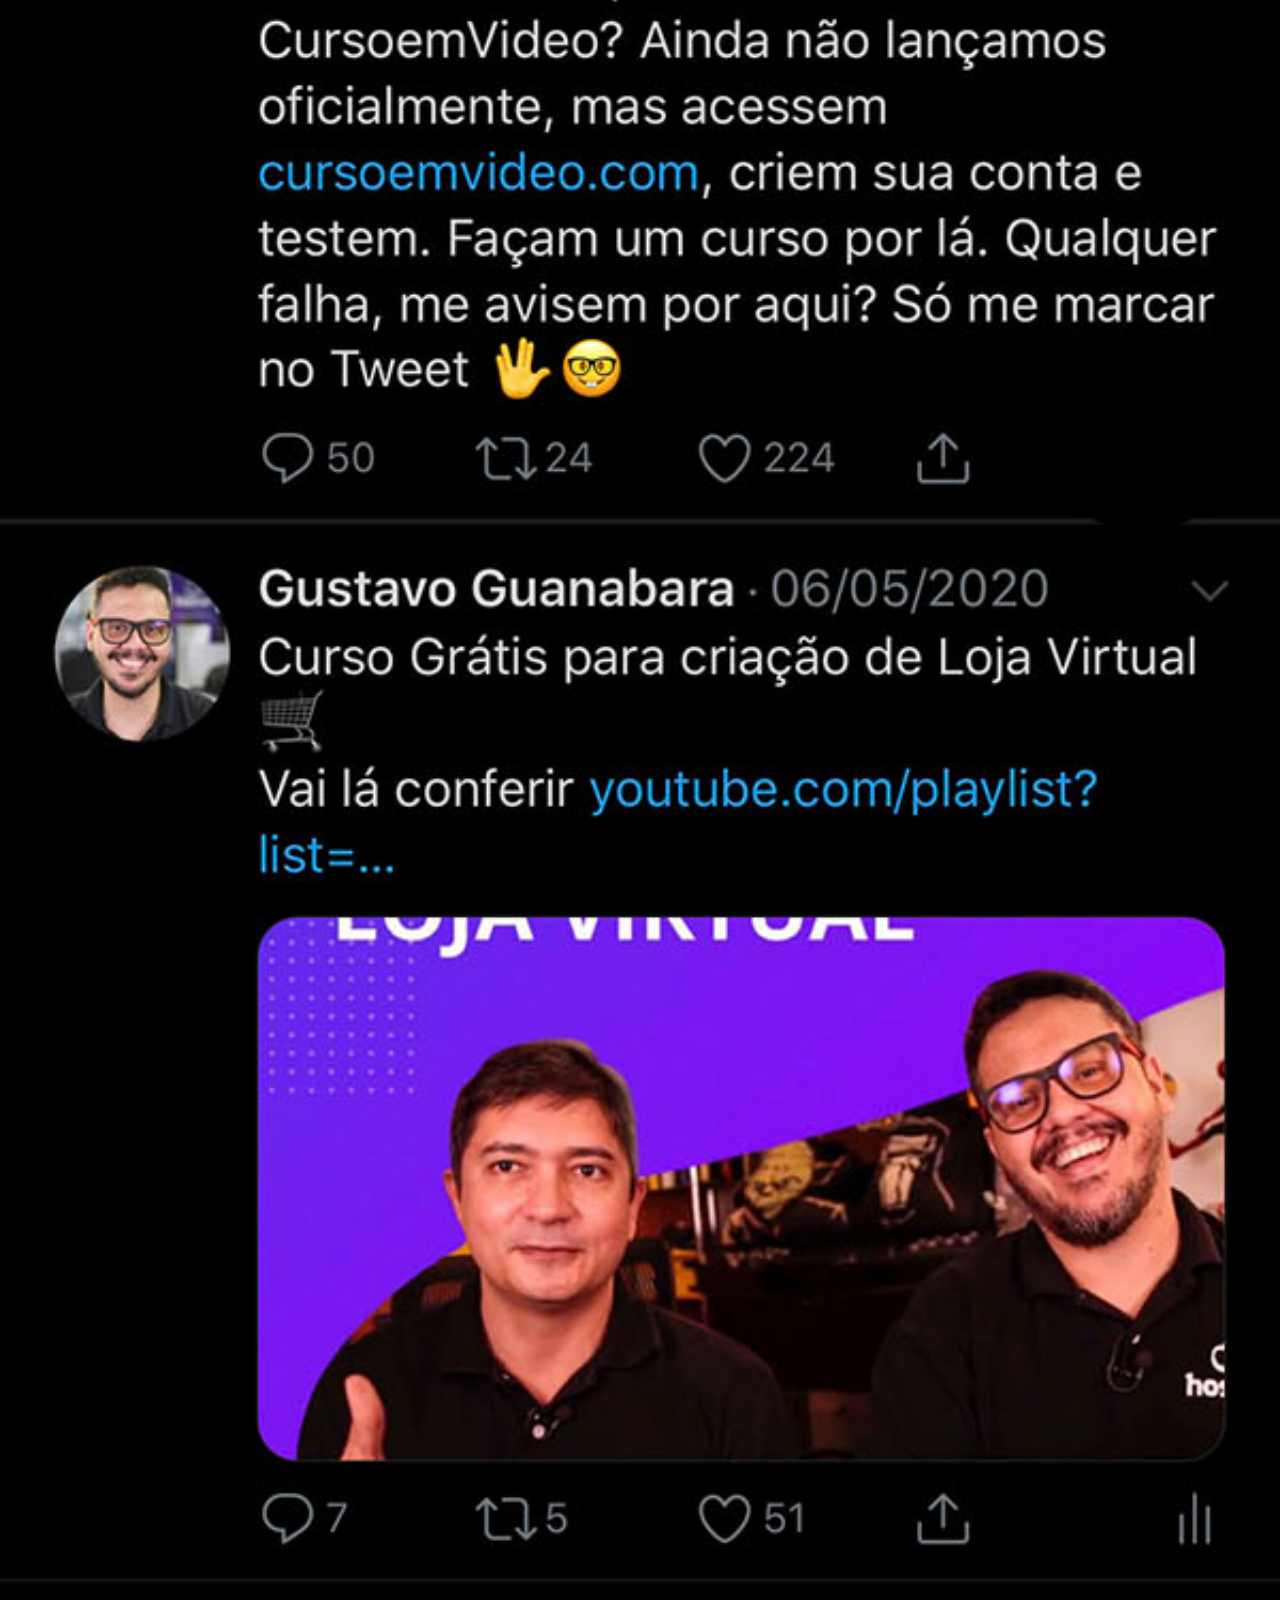
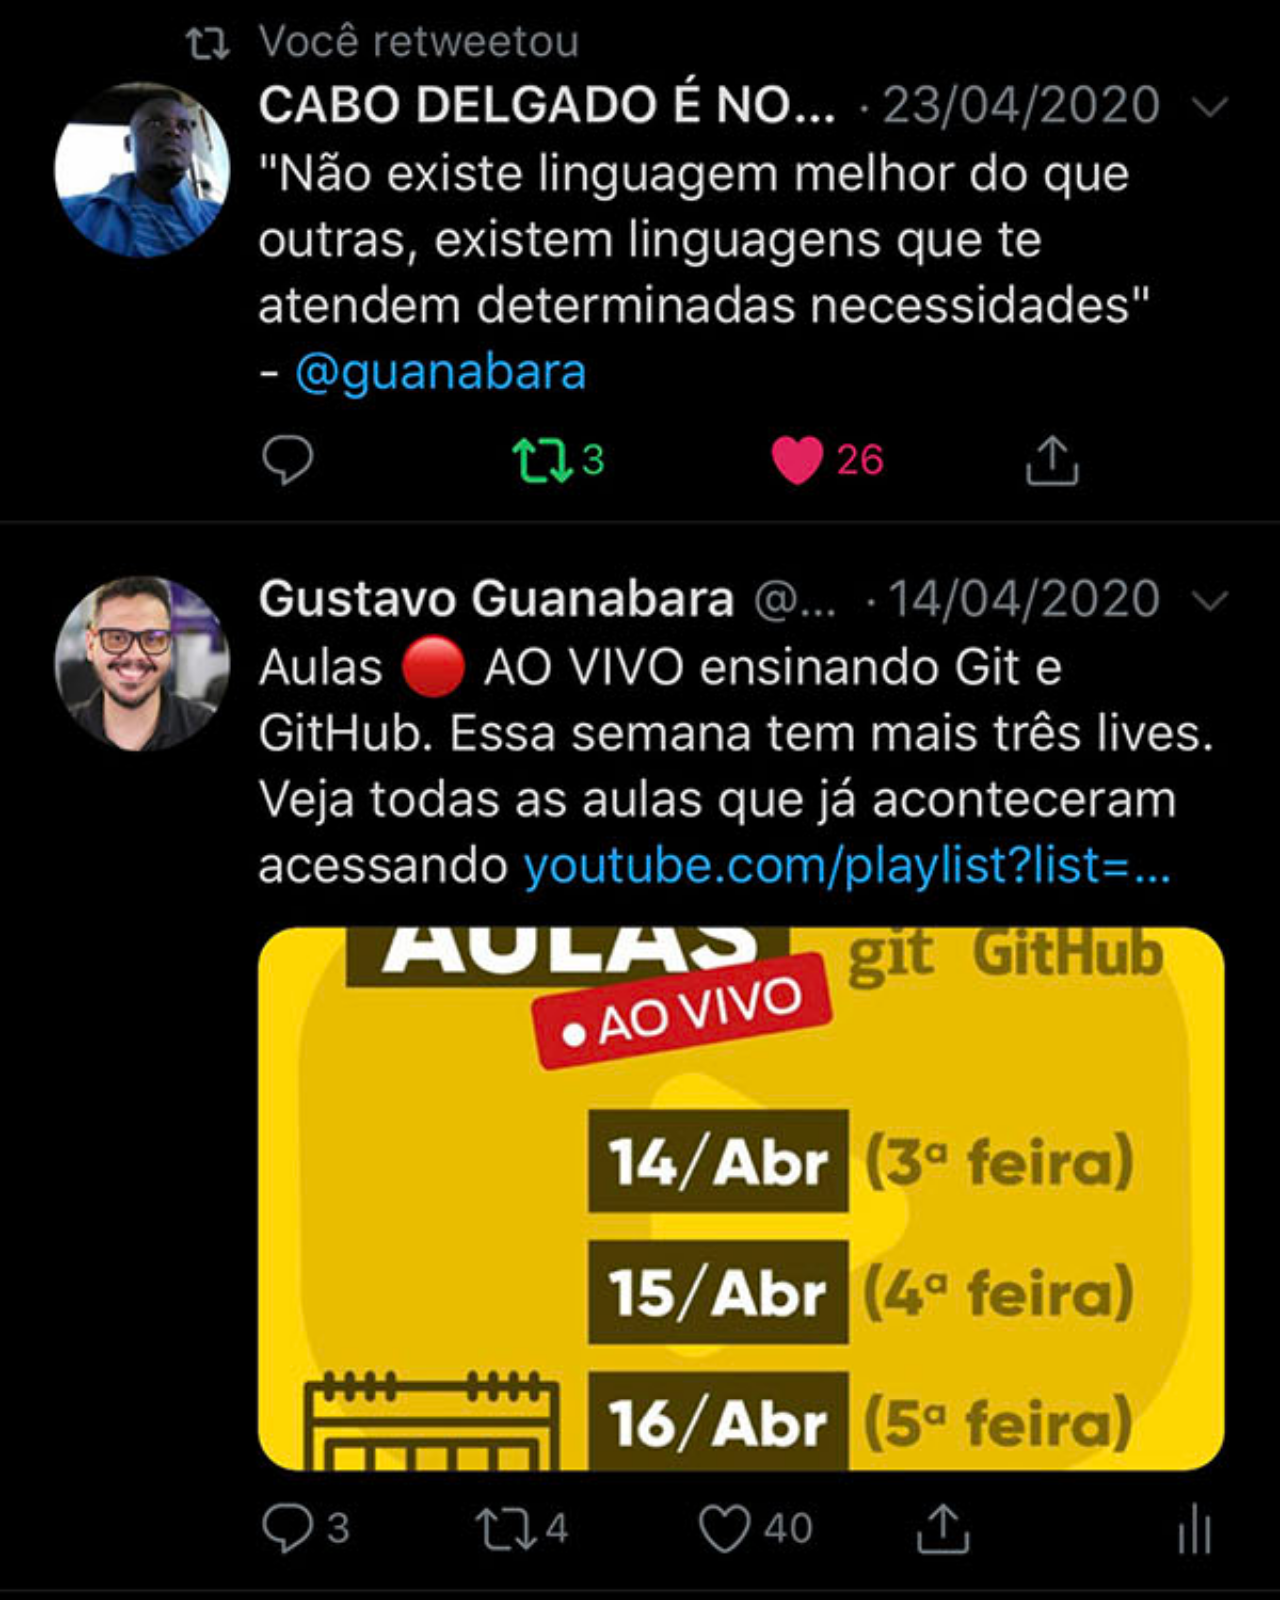
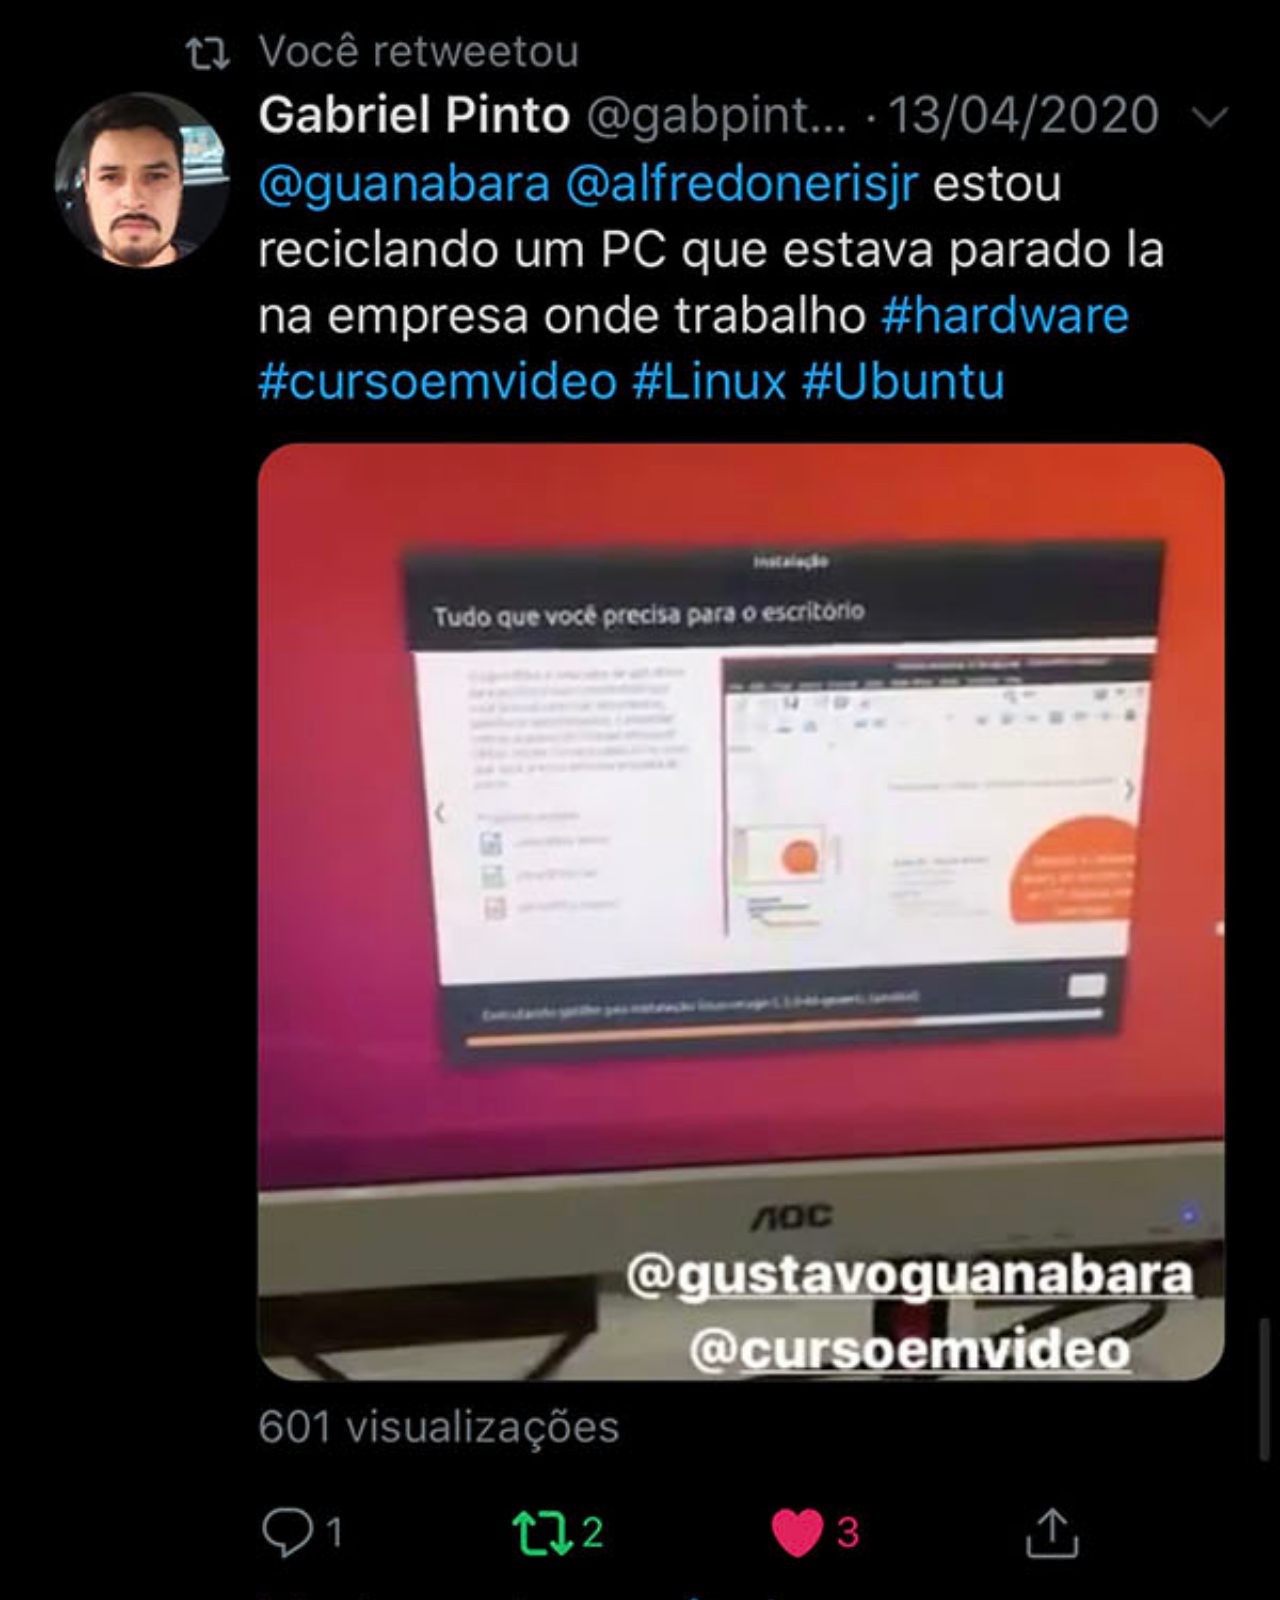
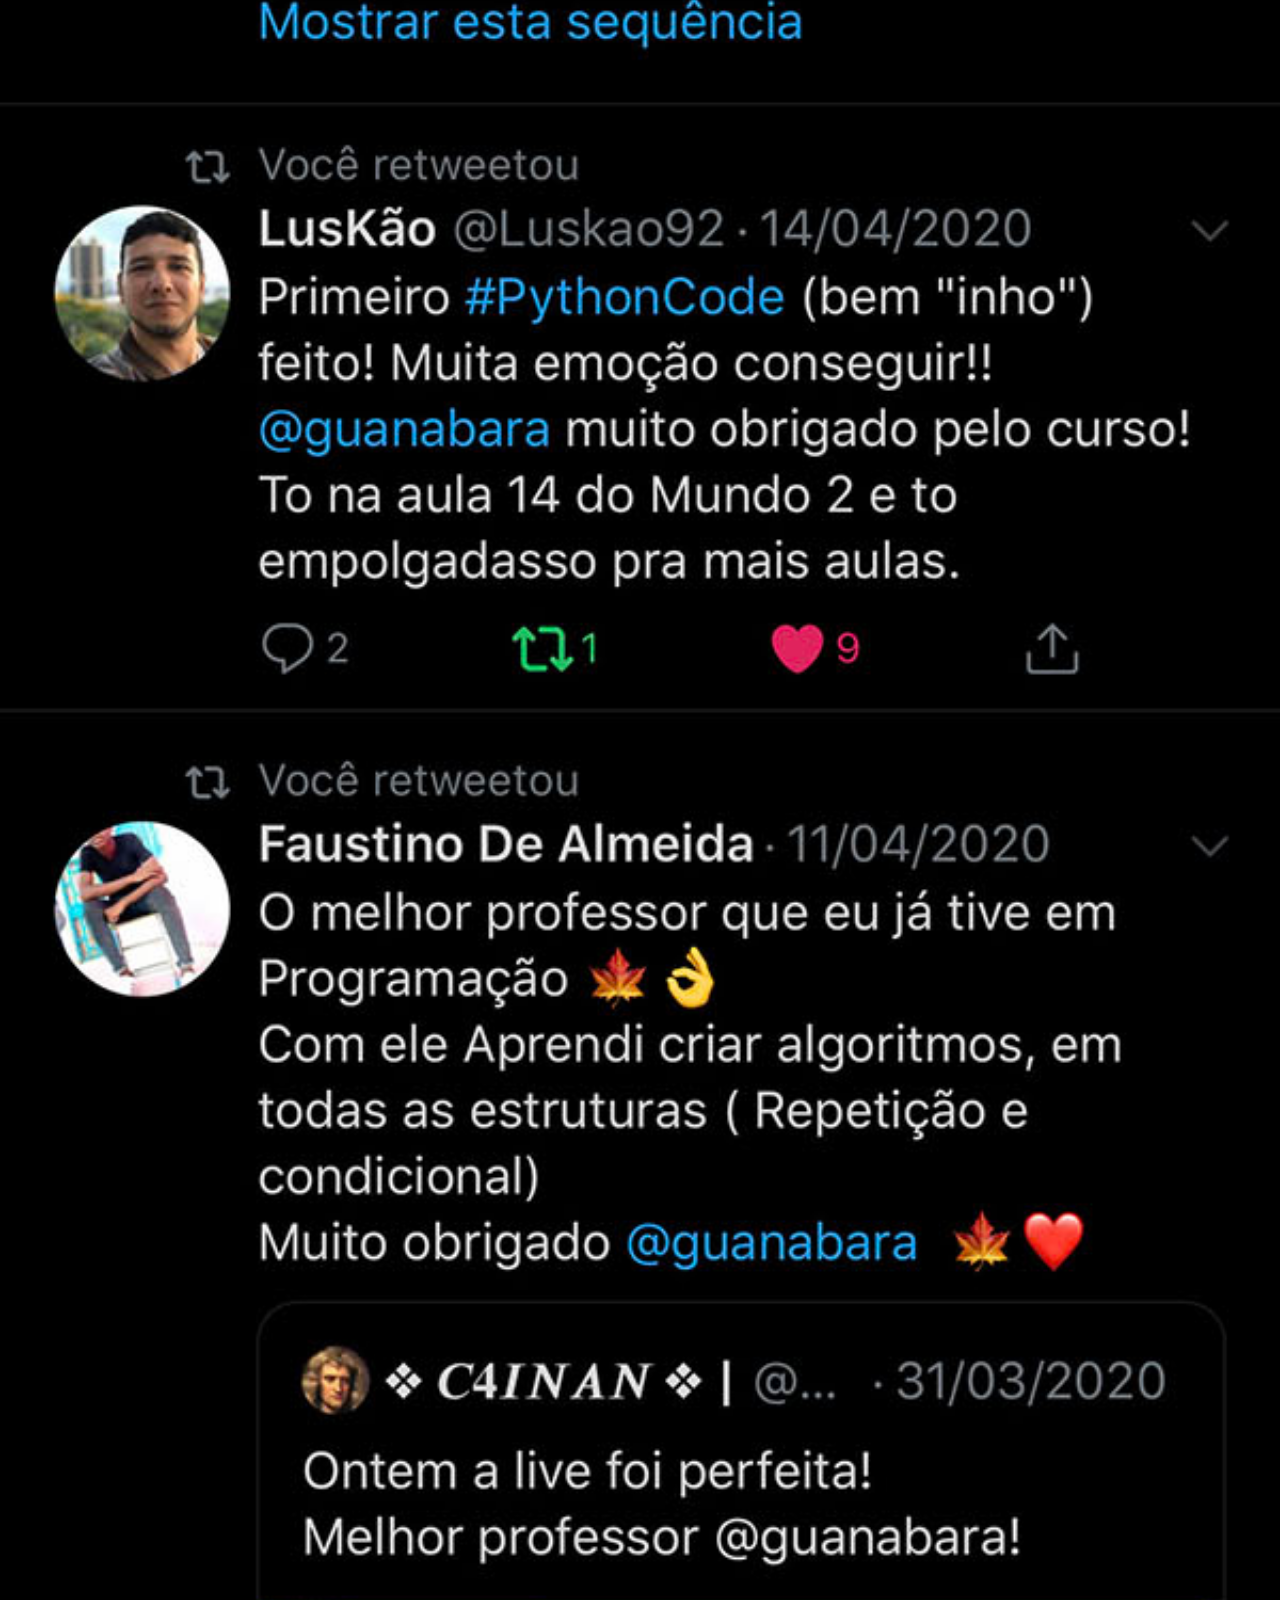
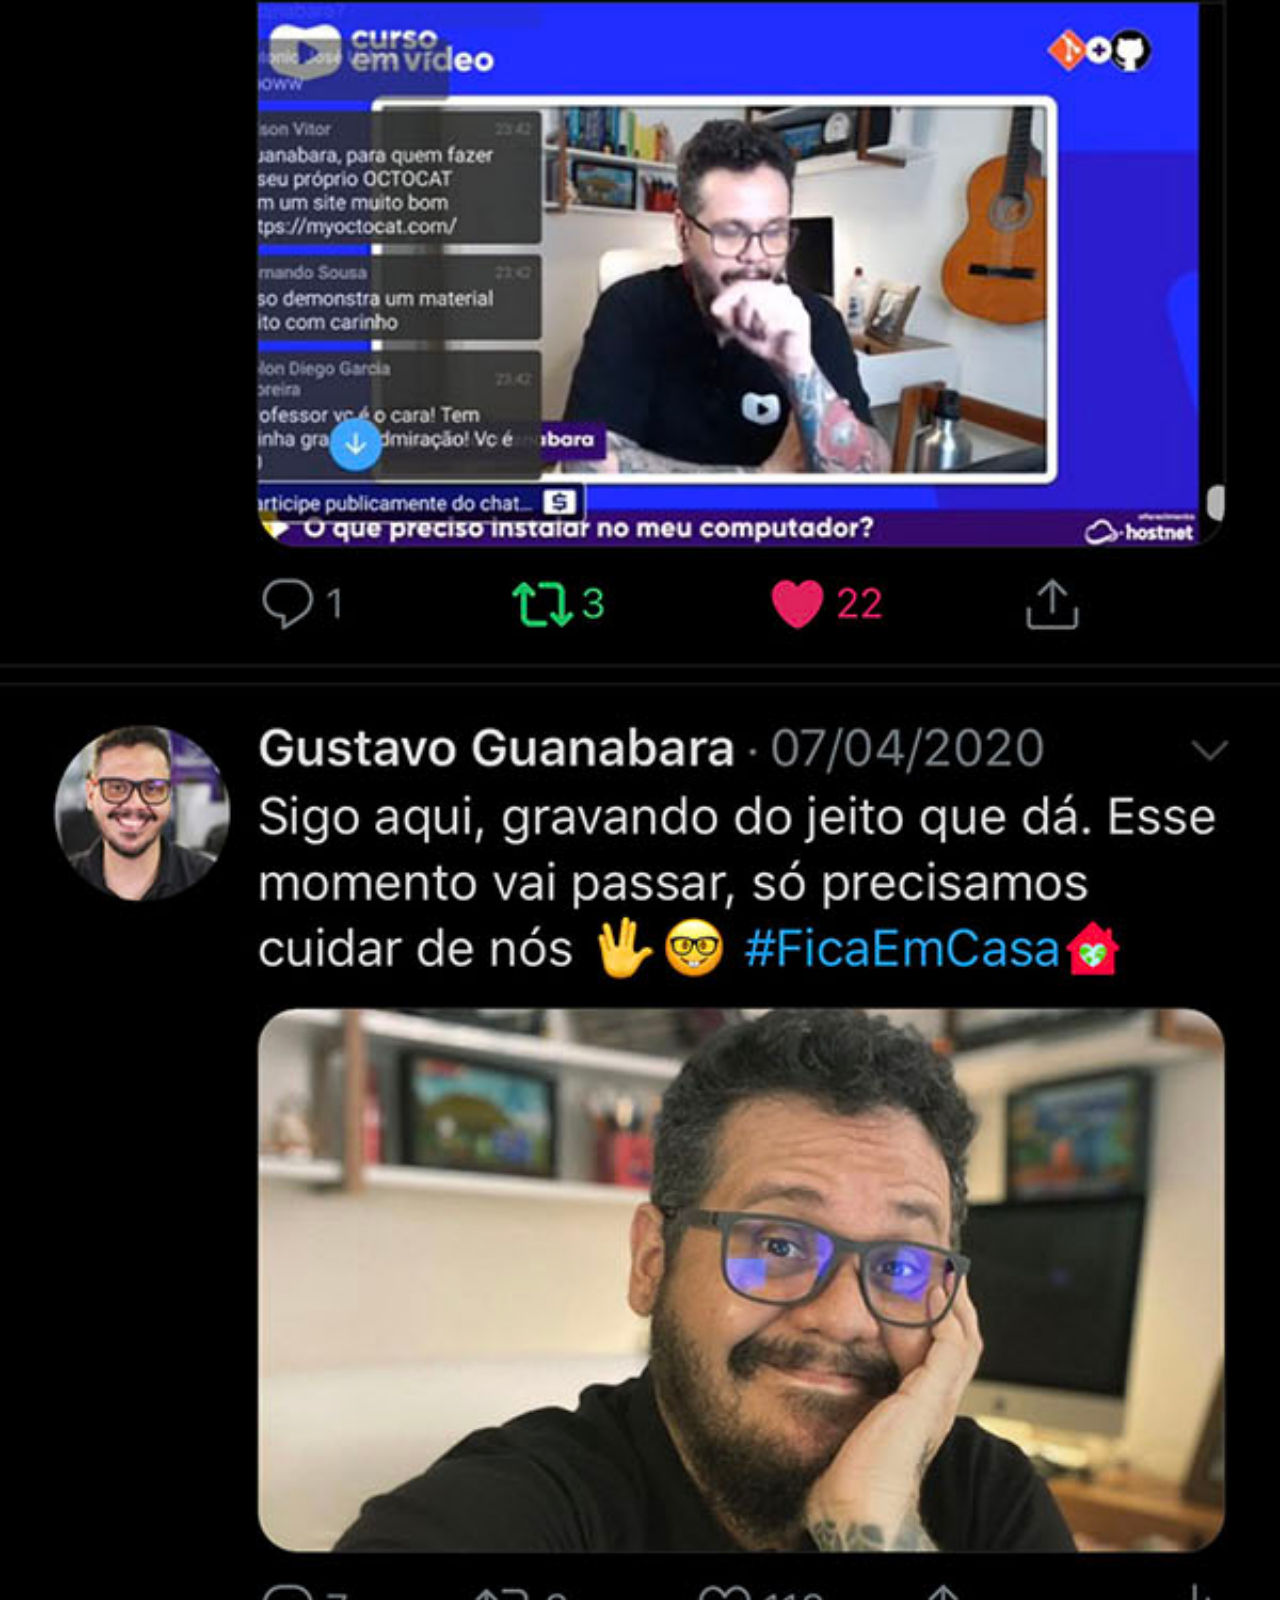
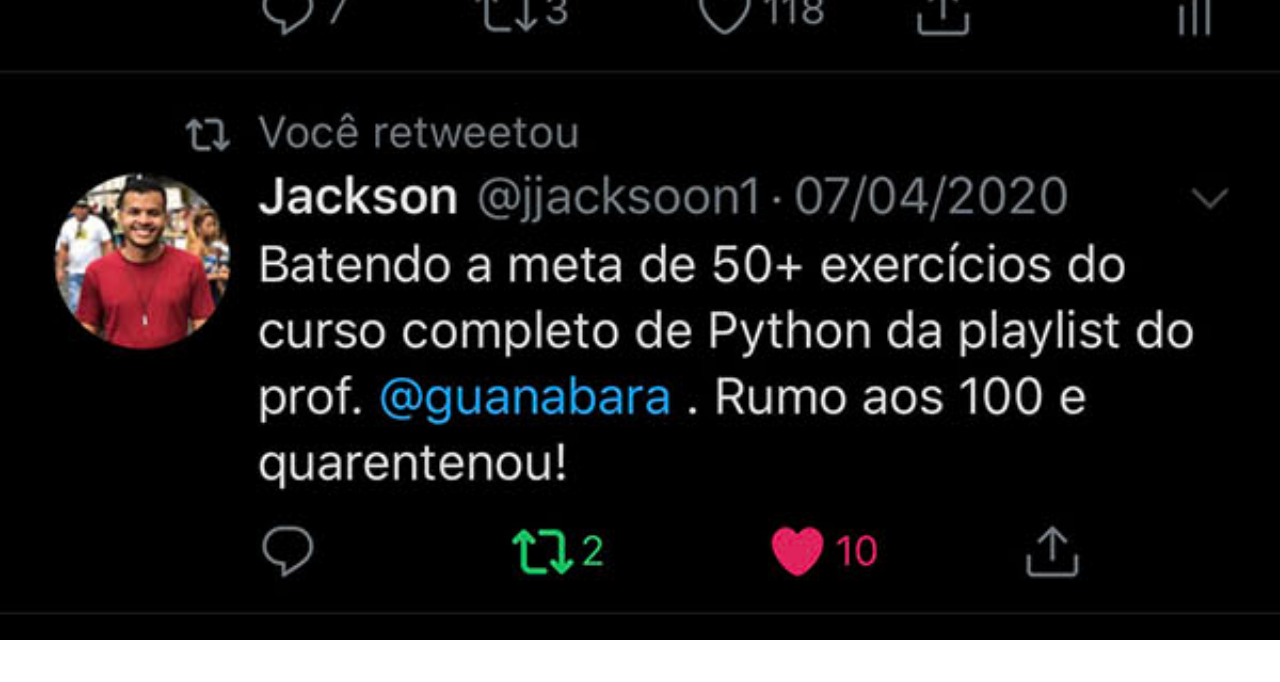
<file: projectos/redes-sociais/twitter.html>
<!DOCTYPE html>
<html lang="en">
<head>
    <meta charset="UTF-8">
    <meta name="viewport" content="width=device-width, initial-scale=1.0">
    <link rel="stylesheet" href="estilos/social.css">
    <title>Twitter</title>
</head>

<body>
    <img src="imagens/tela-twitter.jpg" alt="">
    <a href="">Acesse</a>
</body>
</html>
</file>
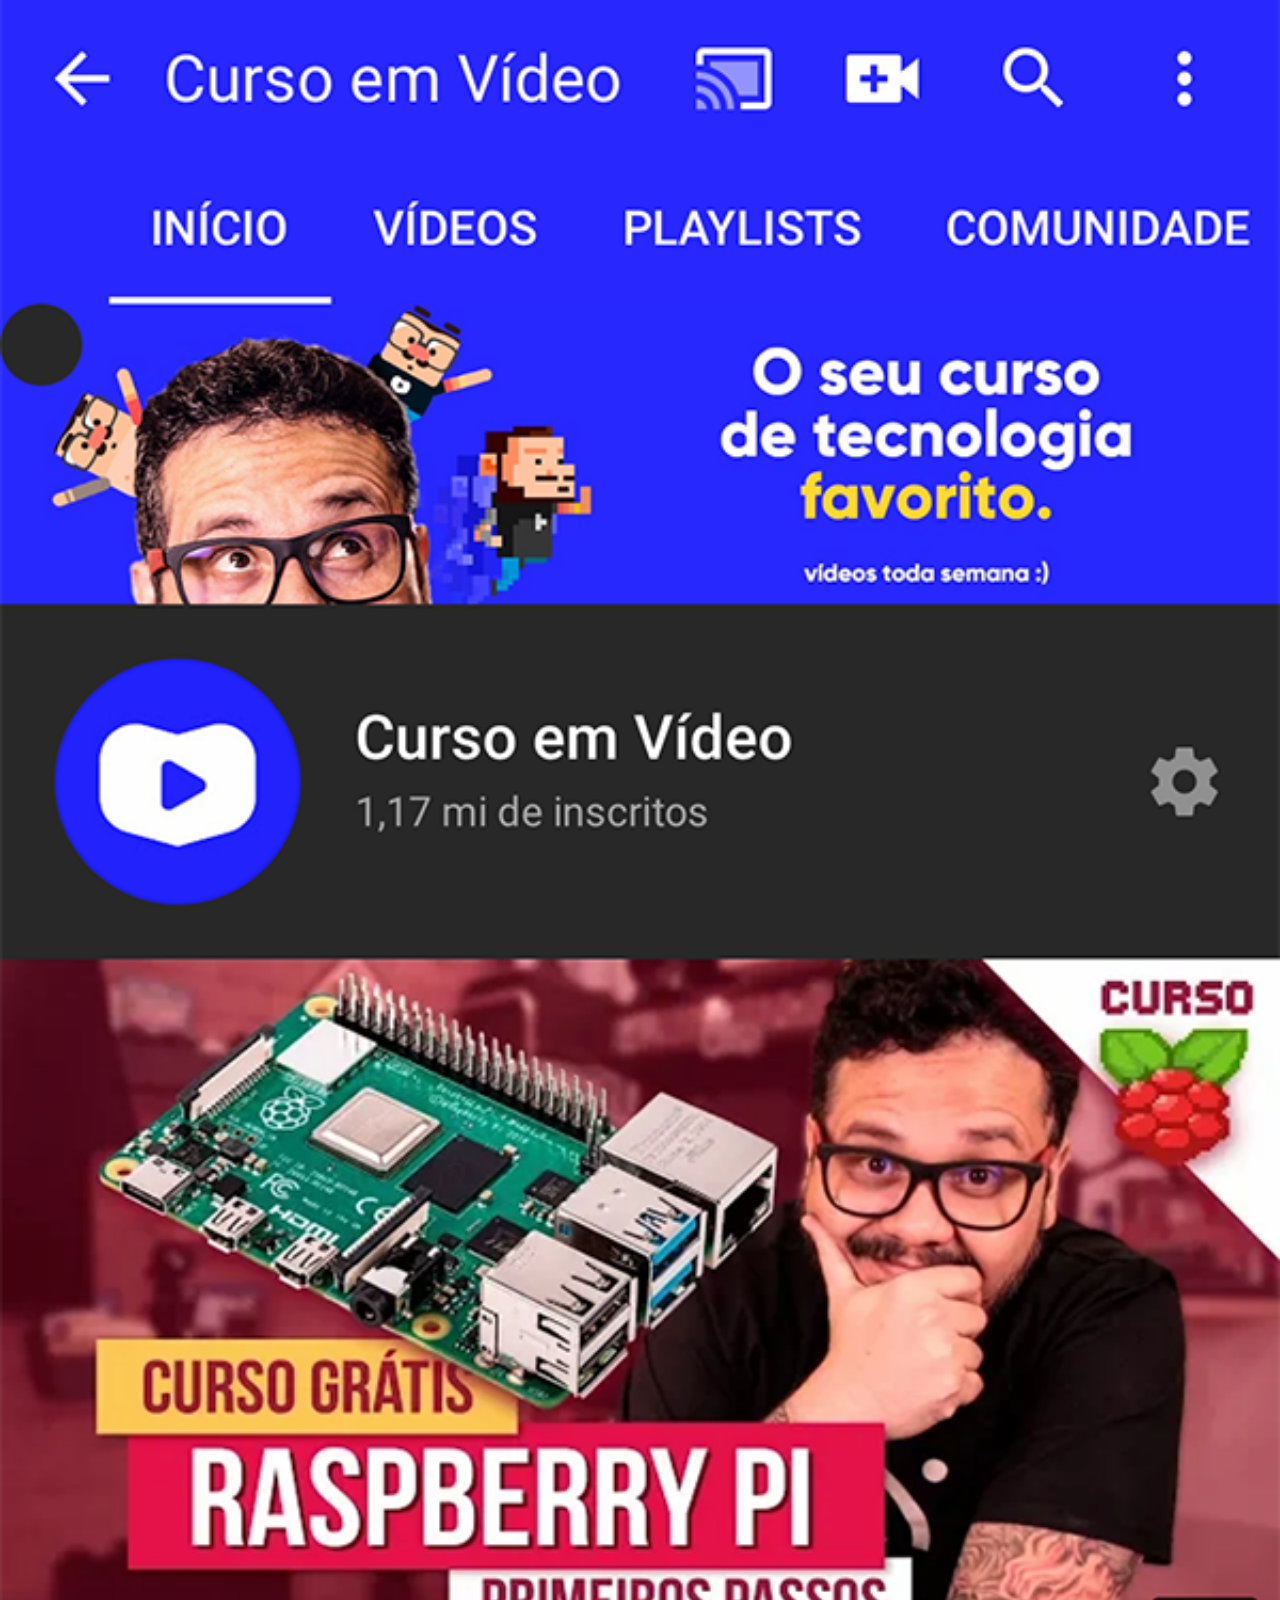
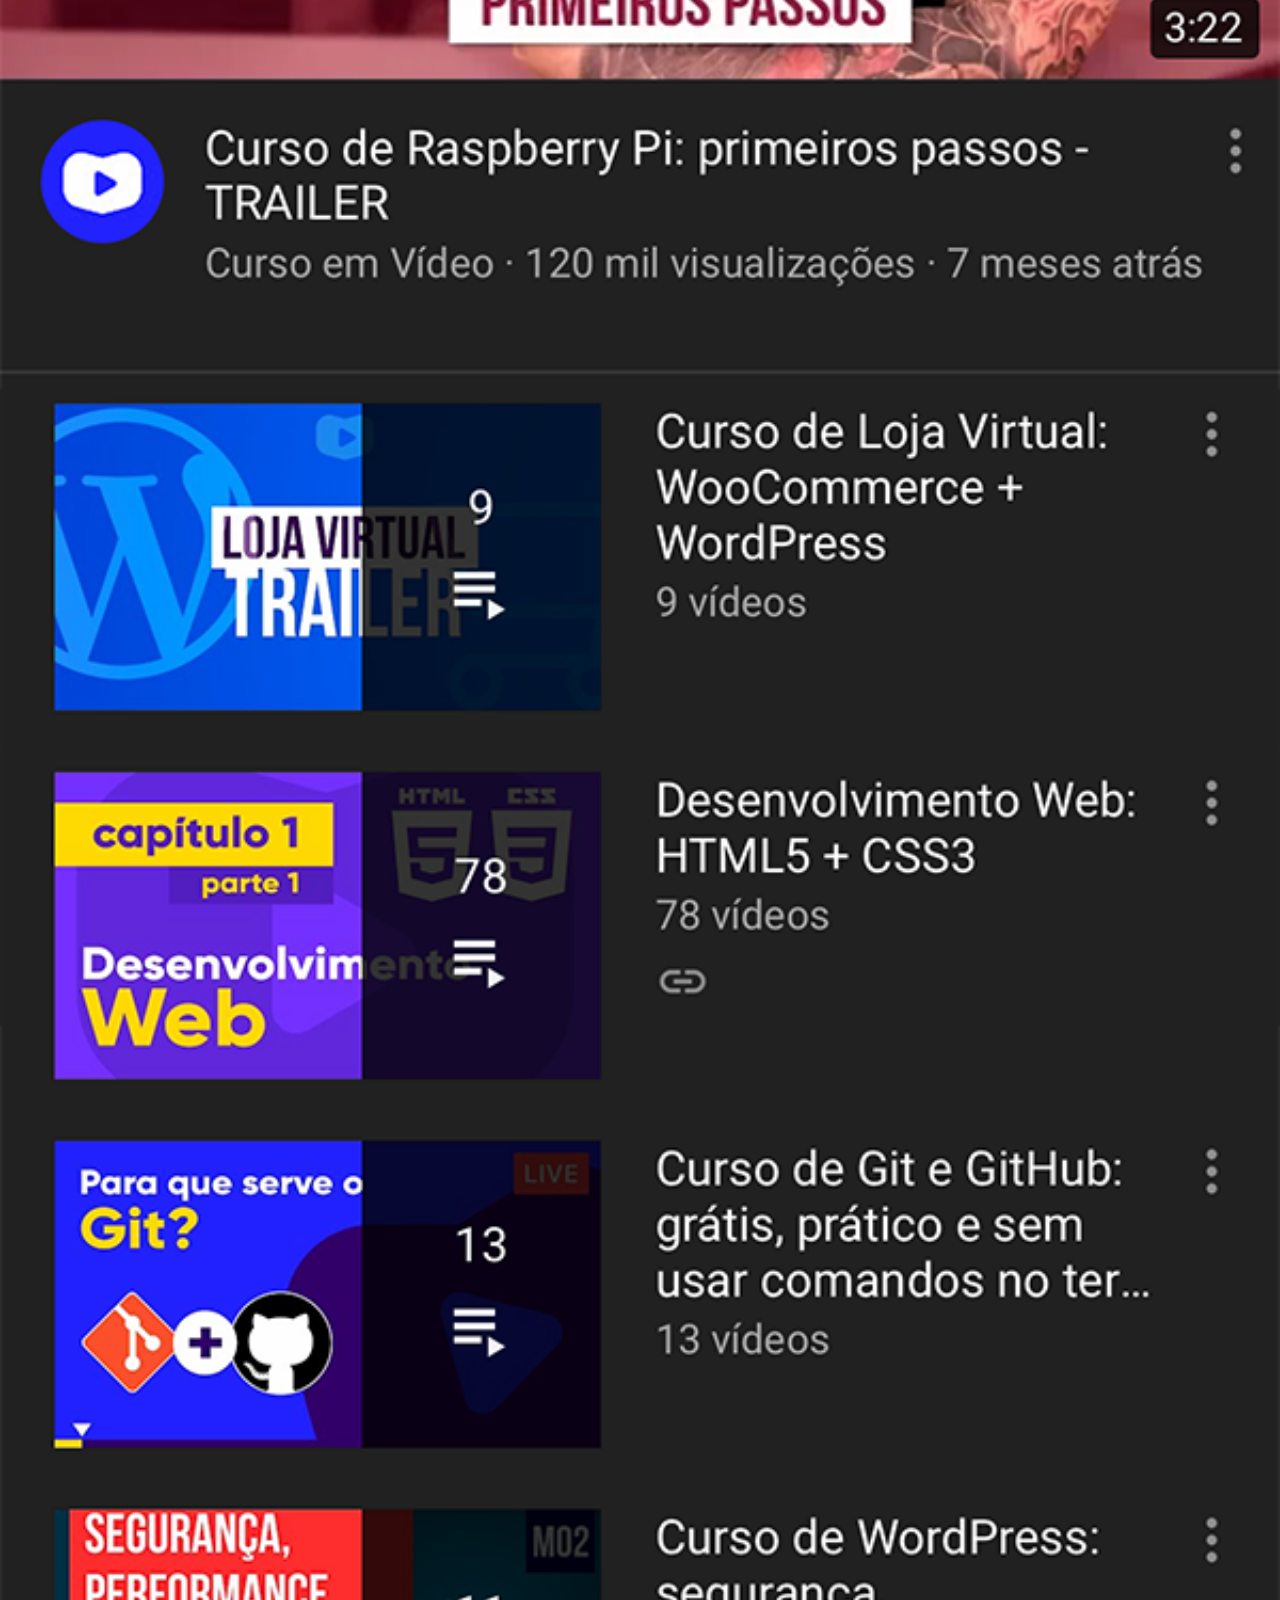
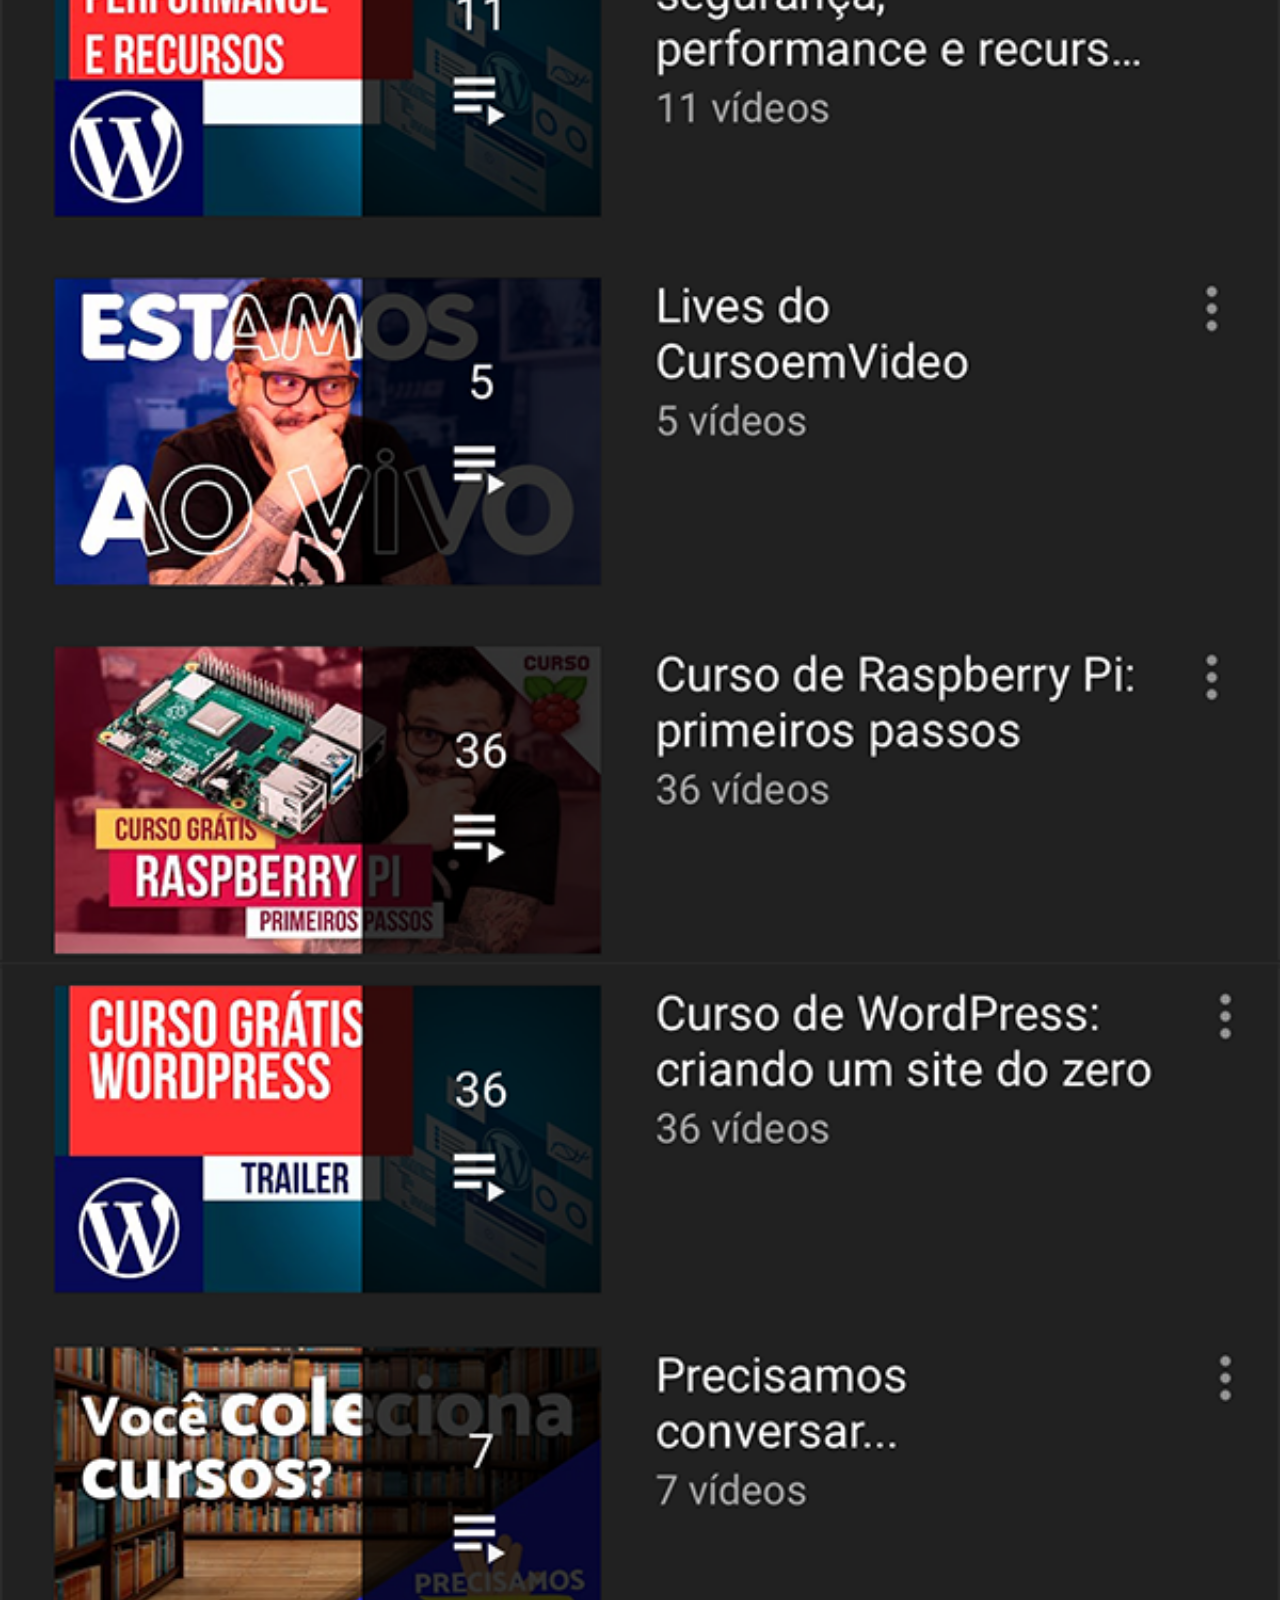
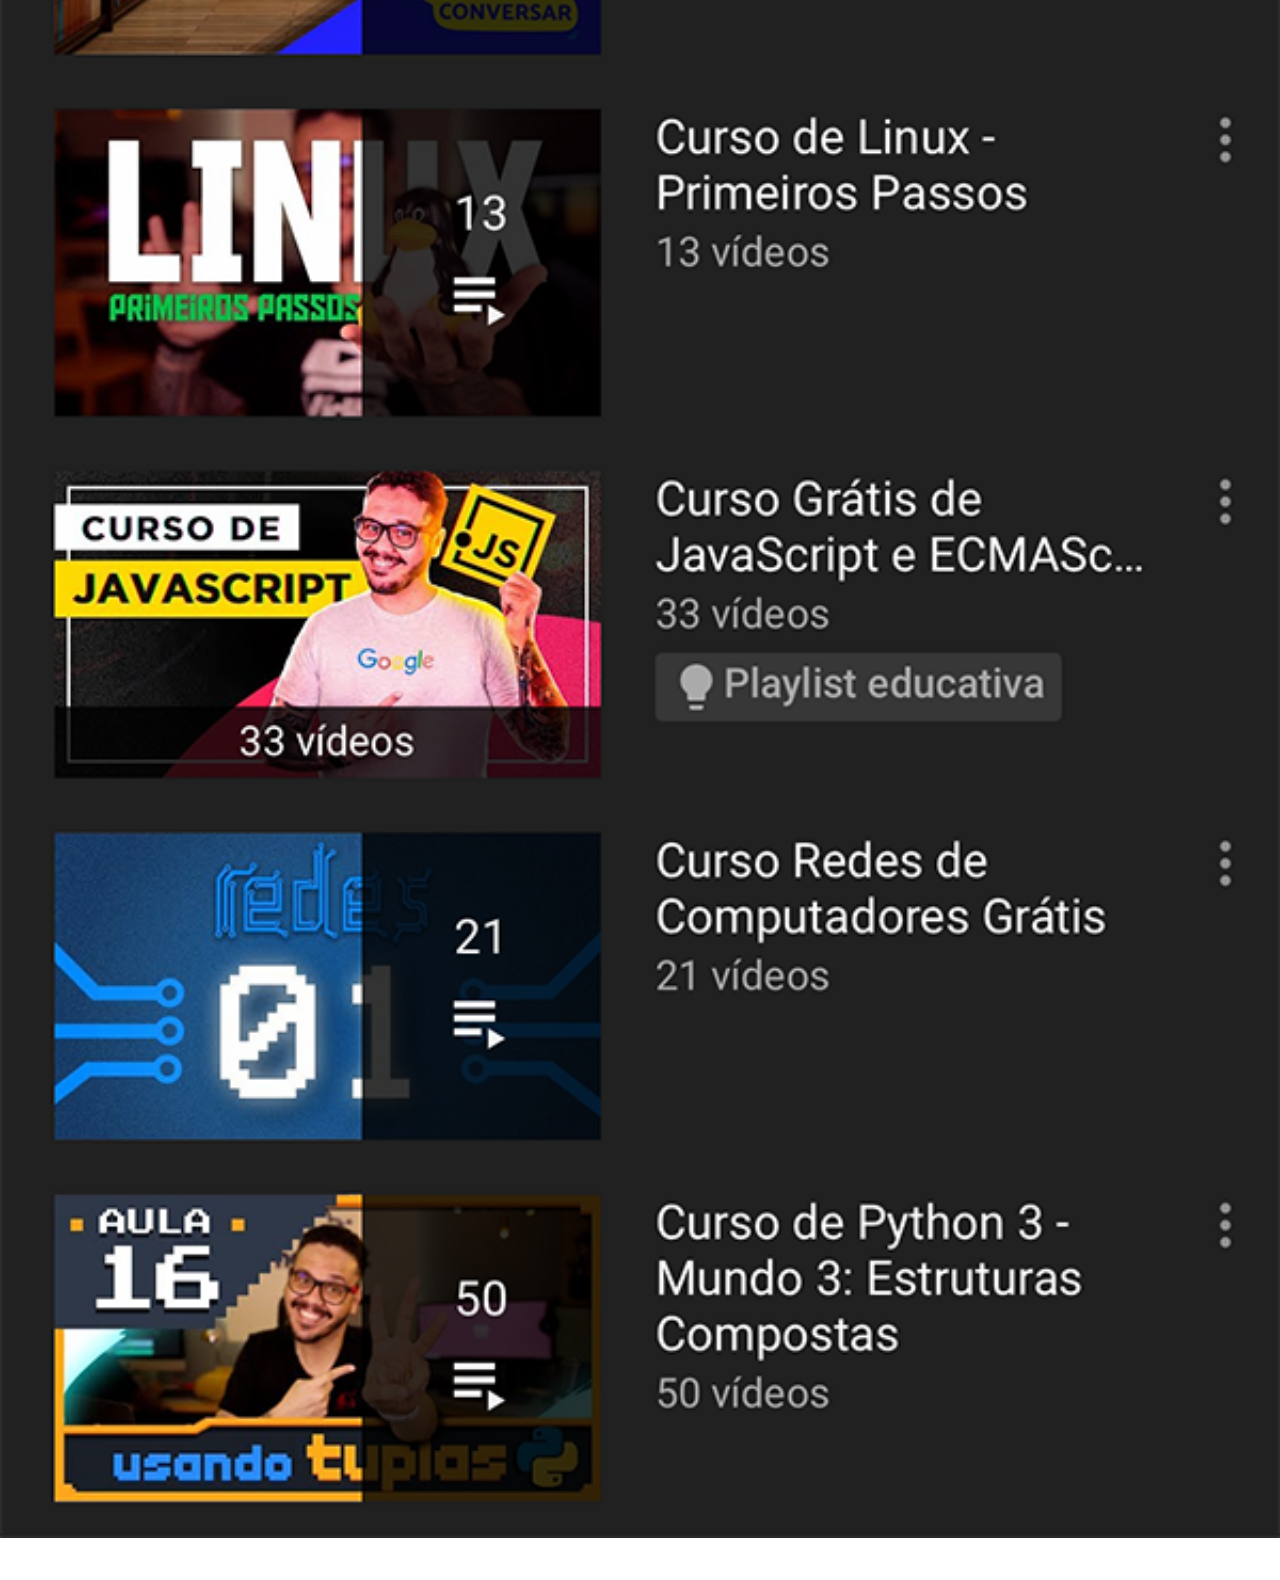
<file: projectos/redes-sociais/youtube.html>
<!DOCTYPE html>
<html lang="en">
<head>
    <meta charset="UTF-8">
    <meta name="viewport" content="width=device-width, initial-scale=1.0">
    <link rel="stylesheet" href="estilos/social.css">
    <title>Youtube</title>
</head>

<body>
    <img src="imagens/tela-youtube.png" alt="Youtube">
    <a href="https://www.youtube.com/@CursoemVideo/playlists">Acesse</a>
    
</body>
</html>
</file>
<file: Projeto/estilo.css>
@import url('https://fonts.googleapis.com/css2?family=Noto+Sans+Multani&display=swap');
body{
    margin: 0;
    font-family: 'noto Sans', sans = serif;
}
*{
box-sizing: border-box;
}
.main-Login{
    width:  100vw;
    height: 100vh;
    background: #201b2c;
display: flex;
justify-content: center;
align-items: center;
}
.left-login{
    width:50vw ;
    height: 100 vh;
    display: flex;
justify-content: center;
align-items: center;
flex-direction: column;
}
.left-login > h1{
    color :#77ffc0;
}
.left-login-image{
    font-size: 34vw;
    width:35vw ;
}
.right-login{
    width:50vw ;
    height: 100 vh;
    display: flex;
justify-content: center;
align-items: center;
}
.card-login{
    width: 60%;
    display: flex;
    justify-content: center;
    align-items: center;
    flex-direction: column;
    padding: 30px 35px;
    background: #2f2841;
    border-radius: 20px;
    box-shadow: 0px 10px 4px #00000056;
}
.card-login >h1{
color:hsl(152, 100%, 50%) ;
font-weight: 800;
margin: 0;
}
.text-field{
    width: 100%;
    display: flex;
    flex-direction: column;
    align-items: flex-start;
    justify-content: center;
    margin: 10px 0px;
}
.text-field > input{
    width: 100%;
    border: none;
    border-radius: 10px;
    padding:15px;
    background: #514869;
    color: #f0ffffde ;
    font-size: 12pt;
    box-sizing: border-box;

}
.text-field > label{
    color: #f0ffffde;
    margin-bottom: 10px;
}
.text-field > input ::placeholder{
    color: #f0ffff94;
}
.btn-login{
    width: 100%;
    padding: 16px 0px;
    margin: 25px;
    border: none;
    border-radius: 10px;
    outline: none;
    text-transform: uppercase;
    font-weight:800;
    letter-spacing: 3px;
    color: #2b134b;
    background: #00ff88;
    cursor: pointer;
    box-shadow: 0px 10px 48px -12px  #38ff8852;
}
@media only screen and (max-width: 950px) {
    .card-login {
      width: 85%;
    }  
  }
  
  @media only screen and (max-width: 600px) {
    .main-Login {
      flex-direction: column;
    }
    .left-login > h1{ 
       display: none; 
       width: 100%;
       height: auto;
    }
    .right-login{
        display: none; 
        width: 100%;
        height: auto;
     }
     .left-login-image{
        width: 40vh;
     }
     .card-login{
        width: 90%;
     }
  }
</file>
<file: teste-1/estilo.css>
*{
    margin: 0;
    padding: 0;
    box-sizing: border-box;
}
body{
    width: 100%;
    height: 100vh;
    background-color: #91C7B1;

}
#menu-principal{
    margin-left:350px ;
    margin-right: 350px;
    padding: 10px;
    padding-left: 100px;
    padding-right: 100px;
    position: absolute;
    background-color: #F4D35E;
    top: 0;
    
}
#menu-principal a{
   color: #292929;
   text-decoration: none;
   margin: 10px;

}
.section{
    margin-top: 50px;
    padding: 50px;
}
#home h2 {
    text-align: center;
    font-size: 40px;
    font-family: Arial, Helvetica, sans-serif;
}
#home h3{
    text-align: center;
    color: red;
    font-family: Arial, Helvetica, sans-serif;
}
.section p{
    text-align: center;
    font-family: 'Lucida Sans', 'Lucida Sans Regular', 'Lucida Grande', 'Lucida Sans Unicode', Geneva, Verdana, sans-serif;
    

}
#sobre{
    margin-top: 200px;
    color: #DECE7C;
    background-color: #292929;
}
#sobre h2{
    text-align: center;
    font-size: 25px;
    font-family: Arial, Helvetica, sans-serif;
}
.item{
    display: inline-block;
    align-items: center;
    margin: 20px;
}
.item p{
    text-align: justify;
}
#servicos{
    margin-top: 0;
    background-color: #292929;
    color: #DECE7C;

}
#servicos h2{
    text-align: center;
    
    font-size: 25px;
    font-family: Arial, Helvetica, sans-serif;
}
.servico{
    border: solid #F4D35E;
    justify-content: center;
    width: 300px;
    padding: 20px;
    display: inline-block;
    font-size: 20px;
    margin: 50px;
   
}
#rodape{
    background-color:black;
    color: white;
    margin-top: 0;
}
#rodape h2{
    text-align: center;
    
    padding: 4px;
}
</file>
<file: projectos/Android/style.css>
@import url('https://fonts.googleapis.com/css2?family=Bebas+Neue&display=swap');
@font-face {
   font-family: 'Android';
   src: url('fontes/idroid.otf') format('opentype');
   font-weight: normal;
   
}
:root{
    --cor0:#ebe5c5;
    --cor1:#83e1ad;
    --cor3:#3ddc84;
    --cor4:#2fa866;
    --cor5:#1a5c37;
    --cor6:#063d1e;
    --fontepadrao: arial, verdana, helvetica, sans-serif;
    --fonteDestaque :'Bebas Neue', sans-serif;
    --fontAndroid :'Android';
}
*{
    margin: 0;
    padding: 0;
    box-sizing: border-box;
}
body{
    font-family: var(--fontepadrao);
}
main{
    background-color: #83e1ad;
}
header{
    background-image: linear-gradient(to bottom, var(--cor4) ,var(--cor6));
    padding-top:40px ;
    min-height: 150px;
    
}
header >h1{
    text-align: center;
    color: white;
    font-family: var(--fonteDestaque);
    font-size: 3em;
    font-weight: normal;
   
}
header>p{
    color: white;
    text-align: center;
    padding-left:20px ;
    padding-right: 20px;
    font-size: 1.2em;
    
}
nav{
    background-color: #063d1e;
    padding: 10px;
}
nav >a{
    color: white;
    text-decoration: none;
    font-weight: bold;
    padding: 10px;
    
}
nav a:hover{
    background-color:var(--cor5);
    transition-duration: 0.5s;
    border-radius: 8px;
}
article{
    max-width: 800px;
    margin: auto;
    background-color: #ebe5c5;
    min-width: 280px;
    padding: 20px;
}
article h1{
  font-family: var(--fontAndroid);
  color:var(--cor6);
  background-image: linear-gradient(to right, var(--cor4), transparent);
  text-indent: 8px;
  font-weight: normal;
}
article h2{
  font-family: var(--fontAndroid);
  color:var(--cor5);
  background-image: linear-gradient(to right, var(--cor4), transparent);
  text-indent: 8px;
  font-weight: normal;
}
article p{
text-align: justify;
margin: 15px 0px;
text-indent: 30px;
font-size: 1em;
line-height: 2em;
}

article img, iframe{
    width: 100%;
}
#bugdroid{
  width: 320px;
  margin-left: 160px;
}
aside{
    margin-top: 20px;
    background-color:var(--cor1);
    border-radius: 10px;
    padding: 10px;

}
aside>ul{
    list-style: inside;
    columns: 2;
}
aside h3{
    background-color: var(--cor6);
    color: white;
    border-radius: 10px 10px 0px 0px ;
    margin: -10px -10px 0px -10px;
    padding: 10px;
}
footer{
    background-color: var(--cor6);
    padding: 10px;
    margin-top: 1px;
}
footer p{
    color:  white;
    text-align: center;
}
</file>
<file: projectos/AndroidProject/style.css>
*{
    margin: 0;
    padding: 0;
    box-sizing: border-box;
}
body{
    background-color: #3ddc84;
}
header{
    background-color: #308456;
    color: white;
}
header >h1,p{
    text-align: center;
    margin-bottom: 5px;
}
nav{
    display: flex;
    flex-direction: row;
}
nav a{
    color: white;
    margin-left: 20px;
}
main{
   display: flex;
   justify-content: center;
   align-items: center;
   flex-direction: column;
}
article{
    max-width: 800px;
    background-color: antiquewhite;
    display: flex;
    align-items: center;
    justify-content: center;
    flex-direction: column;
    padding: 10px;
}
article> h1,h2{
    width: 100%;
    text-align: left;
    
}
article>p{
    text-align: justify;
}
#extra{
    max-width: 800px;
    min-width: 800px;
    background-color: white;
    border-radius:8px red ;
    display: flex;
    align-items: center;
    justify-content: center;
    flex-direction: column;
    
}
#extra h3{
   
    background-color: #308456;
    color: white;
}
#content{
    margin: 20px;
    background-color: #86c7a3;
    width: 690px;
   border: solid  #86c7a3;
   border-radius: 10px;
   display: flex;
   align-items: center;
   align-content: space-between;
   flex-direction: column;
   word-wrap: break-word;
}
#content h3{
    width: 100%;
    color: white;
    padding: 5px;
}
#content p{
    text-align: justify;
}
#content ul{
    display: inline-block;
    justify-self: center;
    
}
</file>
<file: projectos/redes-sociais/estilos/style.css>
@charset "UTF8";
 *{
    margin: 0;
    padding: 0;
    box-sizing: border-box;
    font-family: Arial, Helvetica, sans-serif;
 }
 html, body{
    height: 100vh;
    width: 100vw;

 }
 body{
    background-image: url("../imagens/fundo-madeira.jpg");
 }
 main{
    height: 100vh;
    position: relative;
 }
 section#telefone{
    position: absolute;
    height: 627px ;
    width: 311px;
    top: 50%;
    left: 50%;
    transform: translate(-50%, -50%);
    background-image: url("../imagens/frame-iphone.png");
    background-repeat: no-repeat;
    background-position: top center;
    background-repeat: no-repeat;
    background-size: cover;
    background-attachment: fixed;
 }
 iframe#tela{
    position: relative;
    top:80px ;
    left: 22px;
    width: 271px;
    height: 471px;
    background-size: cover;
 }
section#redes-sociais img{
    width: 50px;
    margin: 10px;
    border-radius: 50%;
    box-shadow: 2px 2px 5px rgba(0, 0, 0, 0.404);
    margin-right: 10px;
}
section#redes-sociais img:hover{
    border: solid white;

}
section#redes-sociais{
    text-align: right;
    margin: 10px;
}
</file>
<file: projectos/ProjectoCordel/style.css>
@charset "UTF-8";
@import url('https://fonts.googleapis.com/css2?family=Passion+One&display=swap');
@import url('https://fonts.googleapis.com/css2?family=Sriracha&display=swap');
:root{
    --fonte1 :Verdana, Geneva, Tahoma, sans-serif;
    --font2:'Passion One', sans-serif;
    --fonte3:'Sriracha', cursive;
}
*{
    margin: 0;
    padding: 0;
    box-sizing: border-box;
   
}
html,body{
    min-height: 100vh;
    background-color: darkgrey;
    font-family: var(--fonte1);
}
header{
    background-color: black;
    color: white;
    text-align: center;
}
header >h1{
    padding-top: 50px;
    font-variant: small-caps;
    font-family: var(--fonte2);
    font-size: 10vw;
}
header>p{
    padding-bottom: 50px;

}
a{
    color: white;
    font-weight: bolder;
    text-decoration: none;
}
 a:hover{
    text-decoration: underline;
}
section{
    padding-top: 10vh;
    padding-bottom: 10vh;
    line-height: 2em;
    padding-left: 30px;
    font-family: var(--fonte3); 
    font-size: 3vw;
}
section>p{
    padding: 5px;
    padding-bottom: 2em;
}
section.normal{
    background-color: white;
}
section.normal >p{
    width: 400px;

}
section.imagem>p{
    background-color: rgba(0, 0, 0, 0.312);
    display: inline-block;
    padding: 5px;
    color: white;
}
section#imag01{
    background-image: url("imagens/background001.jpg");
    background-position: right center;
    background-size: cover;
    box-shadow: inset 6px 6px 13px 0px rgba(0, 0, 0, 0.522);
    background-attachment: fixed;
}
section#imag02{
    background-image: url("imagens/background002.jpg");
    background-position: right center;
    background-size: cover;
    box-shadow: inset 6px 6px 13px 0px rgba(0, 0, 0, 0.522);
    background-attachment: fixed;
}
footer{
    background-color: black;
    text-align: center;
    color: white;
    padding: 20px;
}
</file>
<file: projectos/redes-sociais/estilos/social.css>
*{
        margin: 0;
        padding: 0;
        box-sizing: border-box;
        font-family: Arial, Helvetica, sans-serif;

    }
    
    ::-webkit-scrollbar{
      display: none;

    }
    img{
        width: 100vw;
    }
    a{
        display: block;
        padding: 10px;
        color: white;
        text-align: center;
        font-weight: bolder;
        text-decoration: none;

    }
</file>
